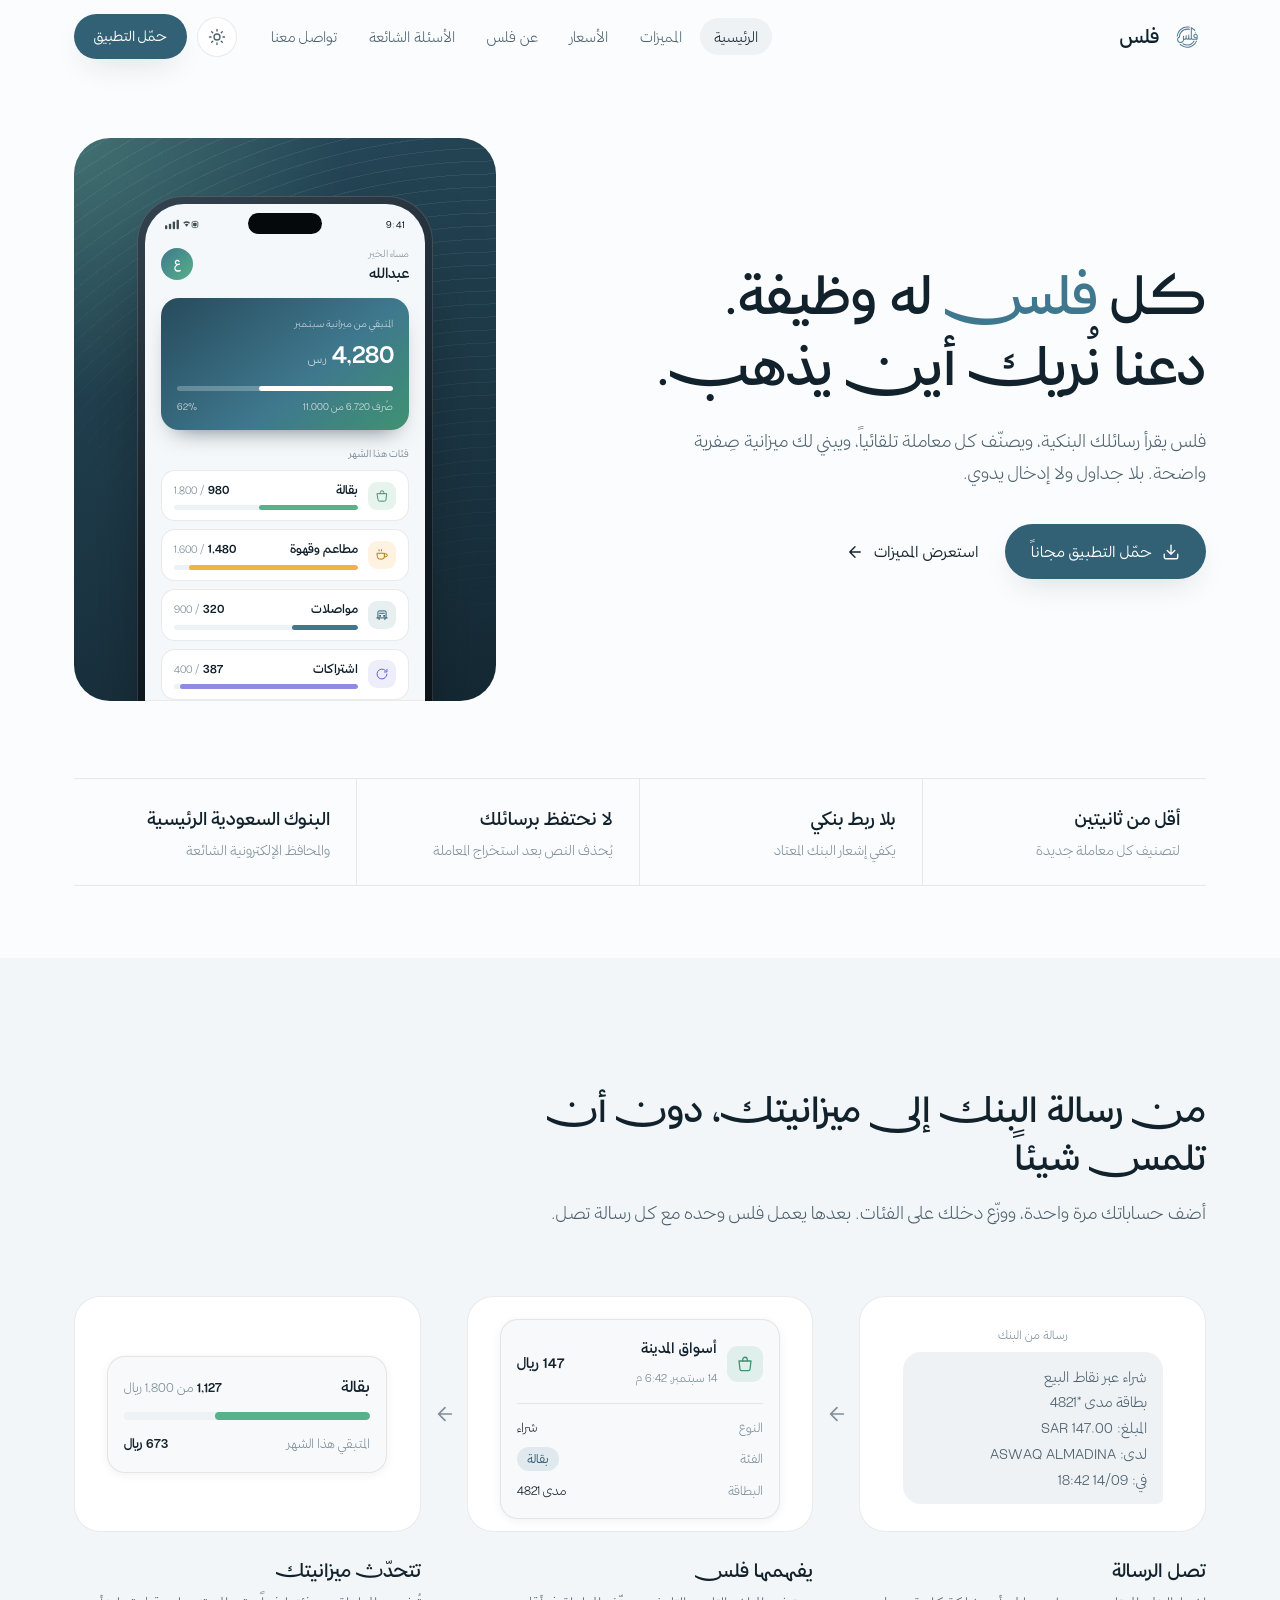
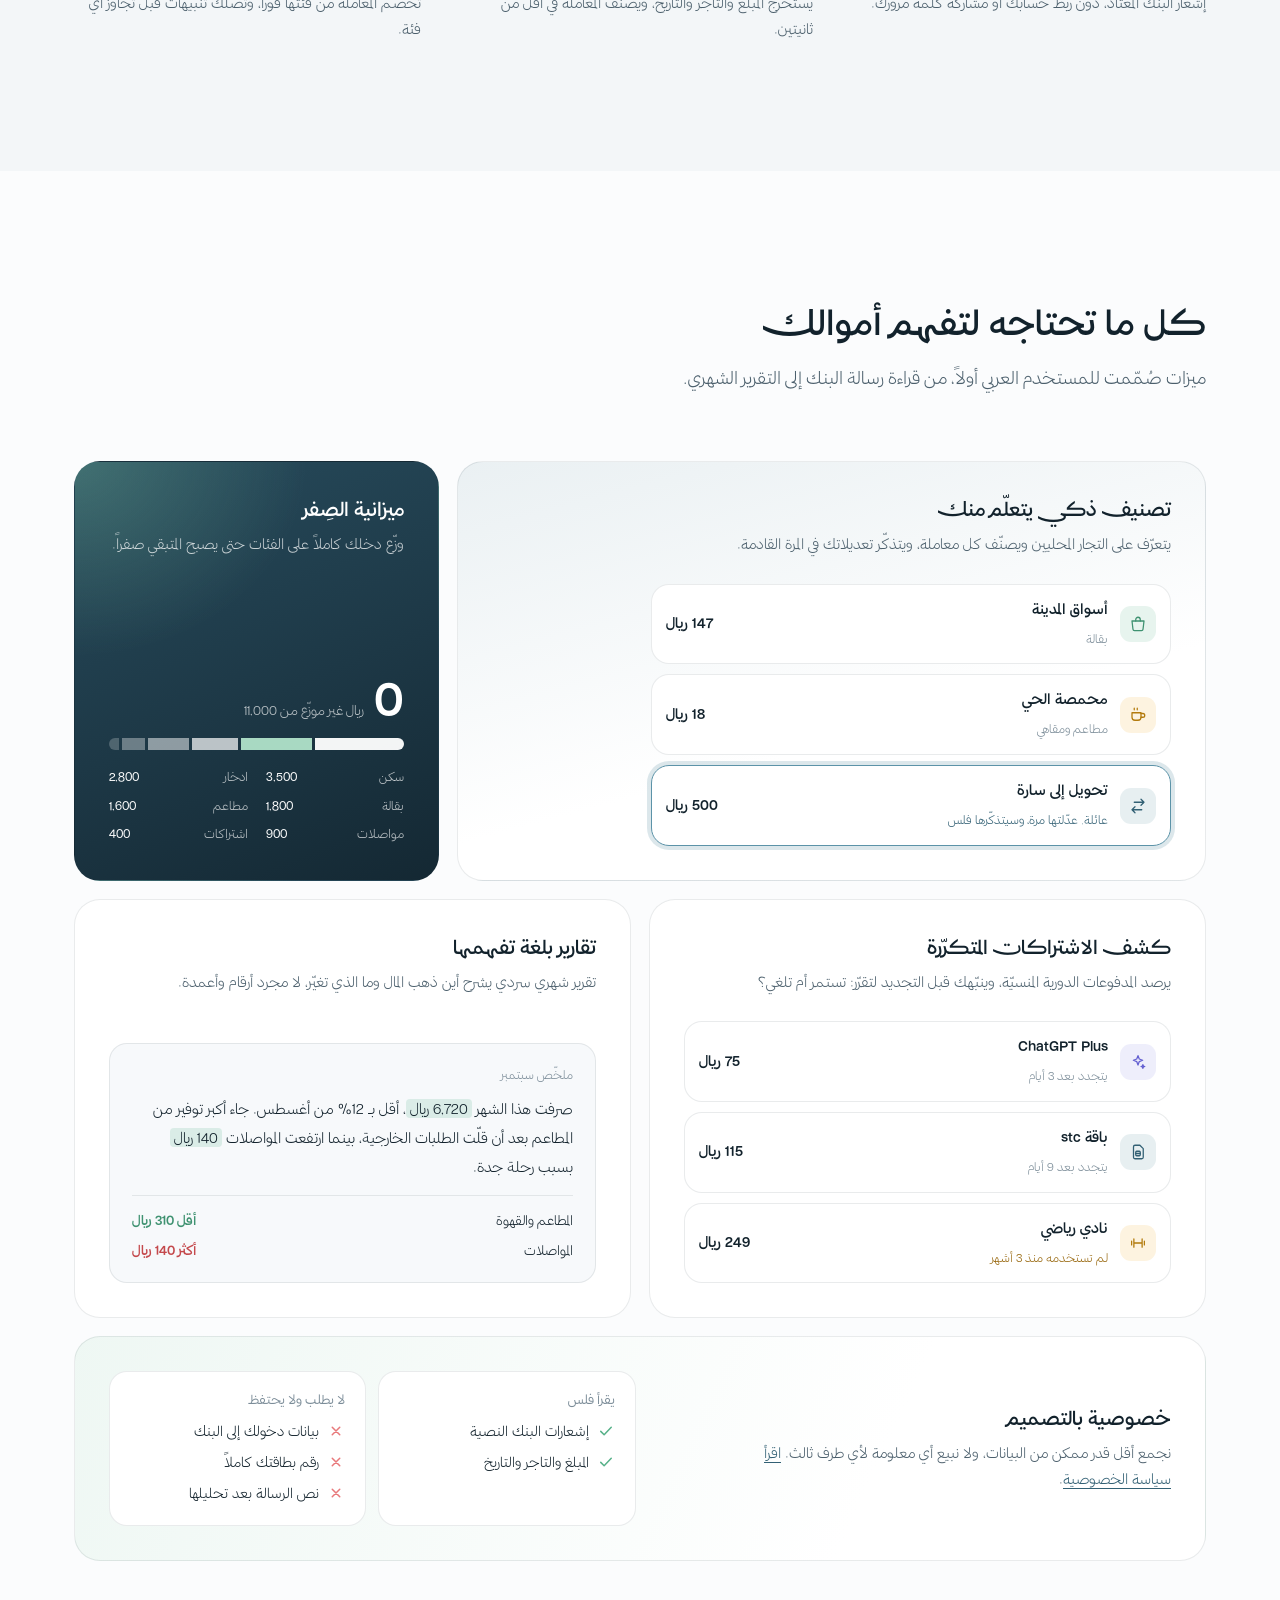
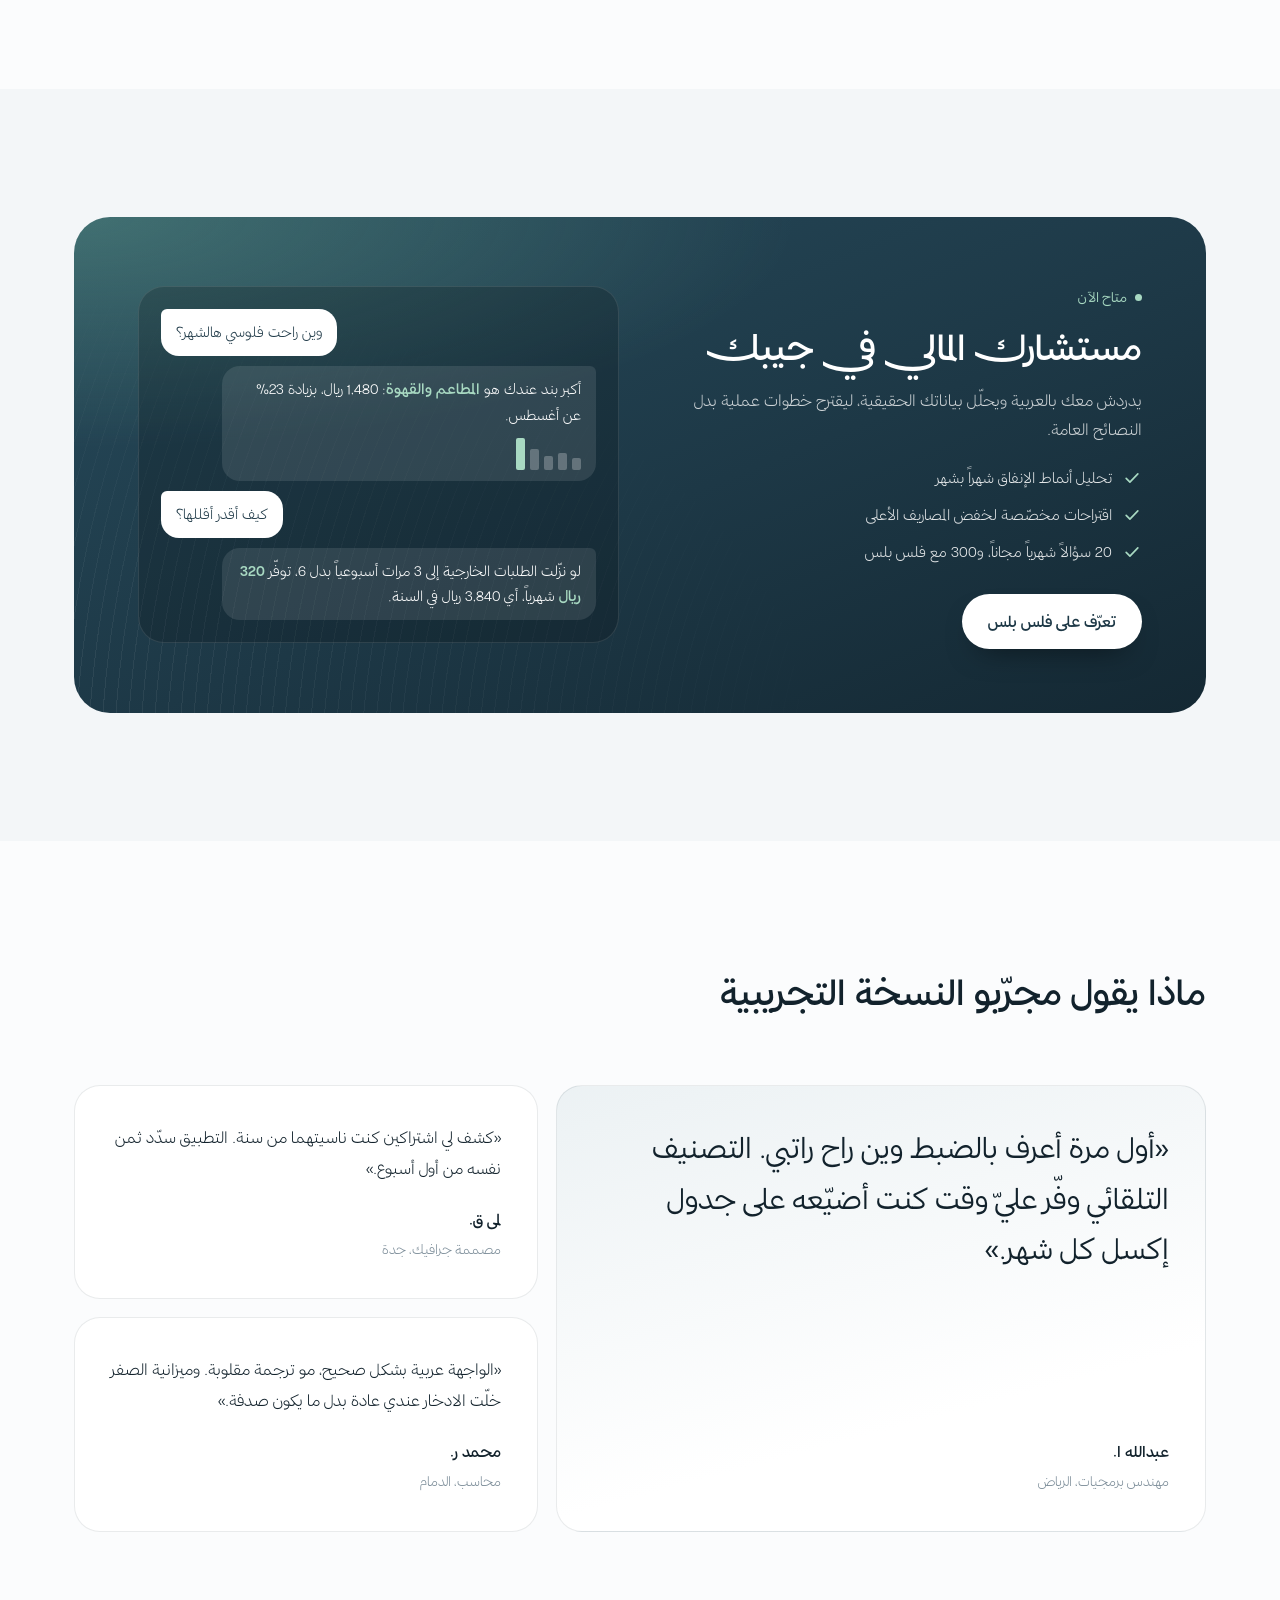
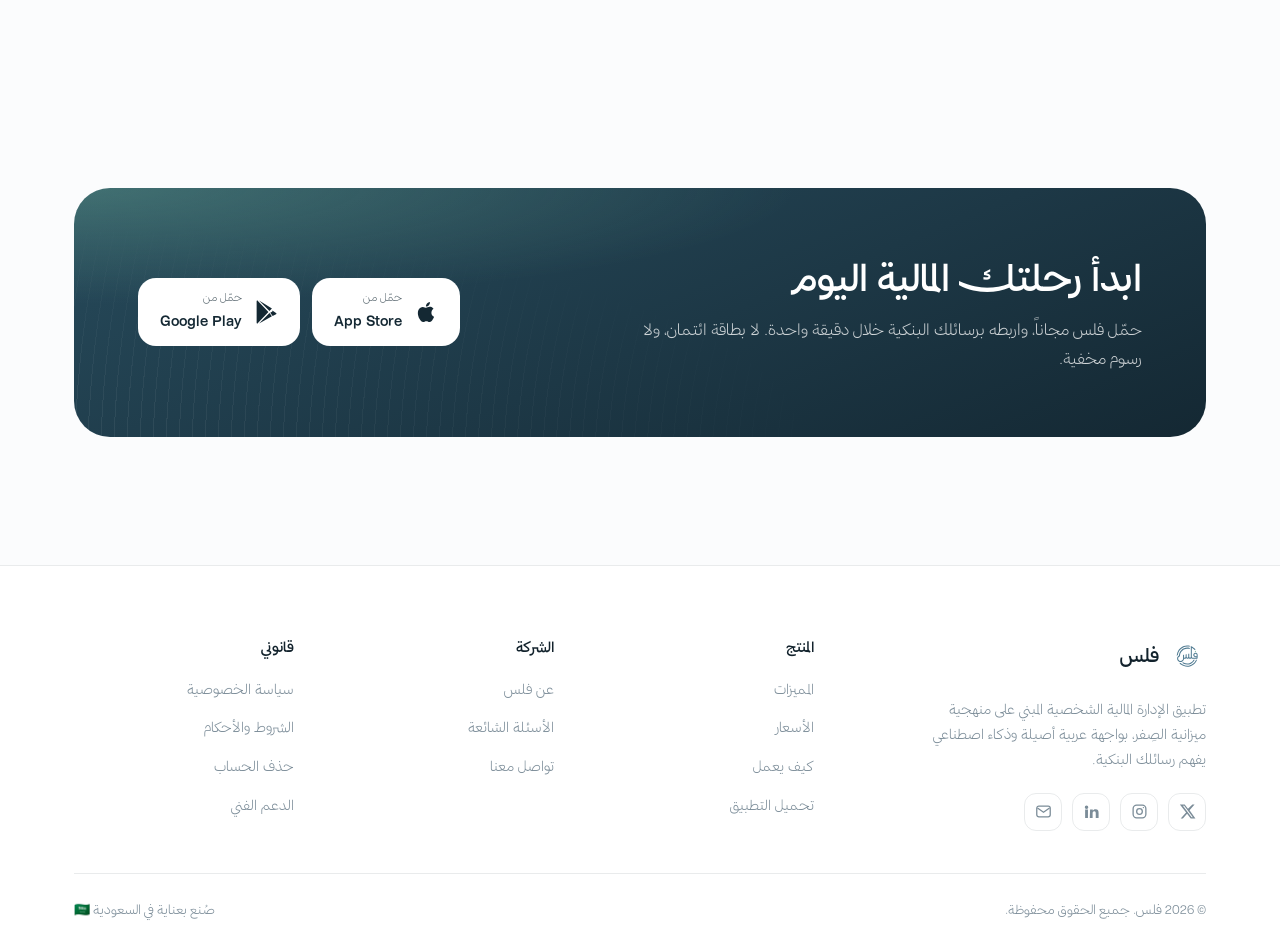
<file: index.html>
<!DOCTYPE html>
<html lang="ar" dir="rtl">

<head>
    <meta charset="UTF-8">
    <meta name="viewport" content="width=device-width, initial-scale=1.0">
    <title>فلس | مستشارك المالي الذكي</title>
    <meta name="description" content="فلس تطبيق الميزانية الذكي المبني على منهجية ميزانية الصفر: يقرأ رسائل البنك تلقائياً، يصنّف مصاريفك بالذكاء الاصطناعي، ويكشف اشتراكاتك المخفية.">
    <meta name="theme-color" content="#3F788E">
    <meta property="og:title" content="فلس | مستشارك المالي الذكي">
    <meta property="og:description" content="فلس تطبيق الميزانية الذكي المبني على منهجية ميزانية الصفر: يقرأ رسائل البنك تلقائياً، يصنّف مصاريفك بالذكاء الاصطناعي، ويكشف اشتراكاتك المخفية.">
    <meta property="og:type" content="website">
    <link rel="icon" href="images/logo.svg" type="image/svg+xml">
    <link rel="preload" href="fonts/tajarib-regular.woff2" as="font" type="font/woff2" crossorigin>
    <link rel="preload" href="fonts/tajarib-bold.woff2" as="font" type="font/woff2" crossorigin>
    <link rel="stylesheet" href="style.css">
    <script>
        (function () {
            try {
                var t = localStorage.getItem('fils-theme');
                if (!t) t = window.matchMedia('(prefers-color-scheme: dark)').matches ? 'dark' : 'light';
                document.documentElement.setAttribute('data-theme', t);
            } catch (e) { document.documentElement.setAttribute('data-theme', 'light'); }
        })();
    </script>
</head>

<body>
    <a href="#main" class="btn btn--sm btn--ghost skip-link">تخطَّ إلى المحتوى</a>

    <!-- ===== HEADER ===== -->
    <header class="header">
        <nav class="nav container" aria-label="التنقل الرئيسي">
            <a href="index.html" class="nav__logo" aria-label="فلس، الصفحة الرئيسية">
                <img src="images/logo.svg" alt="">
                <span>فلس</span>
            </a>
            <ul class="nav__menu" id="navMenu">
                <li><a class="nav__link" href="index.html">الرئيسية</a></li>
                <li><a class="nav__link" href="features.html">المميزات</a></li>
                <li><a class="nav__link" href="pricing.html">الأسعار</a></li>
                <li><a class="nav__link" href="about.html">عن فلس</a></li>
                <li><a class="nav__link" href="faq.html">الأسئلة الشائعة</a></li>
                <li><a class="nav__link" href="contact.html">تواصل معنا</a></li>
            </ul>
            <div class="nav__actions">
                <button class="theme-toggle" data-theme-toggle aria-label="تبديل الوضع الليلي">
                    <svg class="icon-sun" viewBox="0 0 24 24" fill="none" stroke="currentColor" stroke-width="1.8" stroke-linecap="round"><circle cx="12" cy="12" r="4"/><path d="M12 2v2M12 20v2M4.9 4.9l1.4 1.4M17.7 17.7l1.4 1.4M2 12h2M20 12h2M4.9 19.1l1.4-1.4M17.7 6.3l1.4-1.4"/></svg>
                    <svg class="icon-moon" viewBox="0 0 24 24" fill="none" stroke="currentColor" stroke-width="1.8" stroke-linecap="round" stroke-linejoin="round"><path d="M21 12.8A9 9 0 1 1 11.2 3a7 7 0 0 0 9.8 9.8z"/></svg>
                </button>
                <a href="index.html#download" class="btn btn--primary btn--sm nav__cta">حمّل التطبيق</a>
                <button class="nav__burger" aria-label="القائمة" aria-expanded="false" aria-controls="navMenu">
                    <span></span><span></span><span></span>
                </button>
            </div>
        </nav>
    </header>

    <main id="main">
    <!-- ===== HERO ===== -->
    <section class="home-hero">
        <div class="container home-hero__inner">
            <div data-reveal>
                <h1>كل <em>فلس</em> له وظيفة.<br>دعنا نُريك أين يذهب.</h1>
                <p class="lead">فلس يقرأ رسائلك البنكية، ويصنّف كل معاملة تلقائياً، ويبني لك ميزانية صِفرية واضحة. بلا جداول ولا إدخال يدوي.</p>
                <div class="cta-row">
                    <a href="#download" class="btn btn--primary"><svg viewBox="0 0 24 24" fill="none" stroke="currentColor" stroke-width="1.8" stroke-linecap="round" stroke-linejoin="round" aria-hidden="true"><path d="M21 15v4a2 2 0 0 1-2 2H5a2 2 0 0 1-2-2v-4"/><path d="m7 10 5 5 5-5M12 15V3"/></svg> حمّل التطبيق مجاناً</a>
                    <a href="features.html" class="btn btn--quiet">استعرض المميزات <svg viewBox="0 0 24 24" fill="none" stroke="currentColor" stroke-width="1.8" stroke-linecap="round" stroke-linejoin="round" aria-hidden="true"><path d="M19 12H5M12 19l-7-7 7-7"/></svg></a>
                </div>
            </div>
            <div class="stage" data-reveal data-reveal-delay="120">
                <div class="device"><div class="device__frame"><div class="screen" role="img" aria-label="واجهة تطبيق فلس: المتبقي من ميزانية الشهر وفئات الإنفاق">
                <span class="screen__island"></span>
                <div class="ui-status">
                    <span>9:41</span>
                    <svg viewBox="0 0 44 14" fill="currentColor" aria-hidden="true"><rect x="0" y="8" width="3" height="5" rx="1"/><rect x="5" y="6" width="3" height="7" rx="1"/><rect x="10" y="3" width="3" height="10" rx="1"/><rect x="15" y="1" width="3" height="12" rx="1"/><path d="M23.6 4.6a7 7 0 0 1 8.8 0l-1.2 1.5a5 5 0 0 0-6.4 0zm2 2.5a3.6 3.6 0 0 1 4.8 0L28 9.9z"/><rect x="35" y="3" width="7.5" height="8" rx="2" fill="none" stroke="currentColor" stroke-width="1"/><rect x="36.4" y="4.6" width="4.5" height="4.8" rx="1"/></svg>
                </div>
                <div class="ui-head">
                    <div class="ui-head__t">
                        <small>مساء الخير</small>
                        <b>عبدالله</b>
                    </div>
                    <span class="ui-avatar">ع</span>
                </div>

                <div class="ui-balance">
                    <small>المتبقي من ميزانية سبتمبر</small>
                    <strong>4,280 <em>ر.س</em></strong>
                    <span class="ui-track"><span style="width:62%"></span></span>
                    <div class="ui-balance__foot"><span>صُرف 6,720 من 11,000</span><span>62%</span></div>
                </div>

                <div class="ui-label">فئات هذا الشهر</div>
                <ul class="ui-list">
                    <li class="ui-row">
                        <span class="ui-ico i-mint"><svg viewBox="0 0 24 24" fill="none" stroke="currentColor" stroke-width="1.7" stroke-linecap="round" stroke-linejoin="round"><path d="M4 8h16l-1.3 11a2 2 0 0 1-2 1.8H7.3a2 2 0 0 1-2-1.8z"/><path d="M9 8V6a3 3 0 0 1 6 0v2"/></svg></span>
                        <span class="ui-row__body">
                            <span class="ui-row__top"><b>بقالة</b><span class="ui-amt"><b>980</b> / 1,800</span></span>
                            <span class="ui-track" style="--fill:var(--mint-500)"><span style="width:54%"></span></span>
                        </span>
                    </li>
                    <li class="ui-row">
                        <span class="ui-ico i-amber"><svg viewBox="0 0 24 24" fill="none" stroke="currentColor" stroke-width="1.7" stroke-linecap="round" stroke-linejoin="round"><path d="M4 9h12v6a4 4 0 0 1-4 4H8a4 4 0 0 1-4-4z"/><path d="M16 10h2.5a2.5 2.5 0 0 1 0 5H16"/><path d="M7 3v2M11 3v2"/></svg></span>
                        <span class="ui-row__body">
                            <span class="ui-row__top"><b>مطاعم وقهوة</b><span class="ui-amt"><b>1,480</b> / 1,600</span></span>
                            <span class="ui-track" style="--fill:var(--amber-400)"><span style="width:92%"></span></span>
                        </span>
                    </li>
                    <li class="ui-row">
                        <span class="ui-ico i-brand"><svg viewBox="0 0 24 24" fill="none" stroke="currentColor" stroke-width="1.7" stroke-linecap="round" stroke-linejoin="round"><path d="M5 17V7a2 2 0 0 1 2-2h10a2 2 0 0 1 2 2v10"/><path d="M3 17h18M7 20v-3M17 20v-3M8 9h8"/><circle cx="8.5" cy="13.5" r="1"/><circle cx="15.5" cy="13.5" r="1"/></svg></span>
                        <span class="ui-row__body">
                            <span class="ui-row__top"><b>مواصلات</b><span class="ui-amt"><b>320</b> / 900</span></span>
                            <span class="ui-track" style="--fill:var(--brand-500)"><span style="width:36%"></span></span>
                        </span>
                    </li>
                    <li class="ui-row">
                        <span class="ui-ico i-violet"><svg viewBox="0 0 24 24" fill="none" stroke="currentColor" stroke-width="1.7" stroke-linecap="round" stroke-linejoin="round"><path d="M20.5 12a8.5 8.5 0 1 1-2.6-6.1"/><path d="M20.5 4v4.5H16"/></svg></span>
                        <span class="ui-row__body">
                            <span class="ui-row__top"><b>اشتراكات</b><span class="ui-amt"><b>387</b> / 400</span></span>
                            <span class="ui-track" style="--fill:var(--violet-400)"><span style="width:97%"></span></span>
                        </span>
                    </li>
                </ul>

                <nav class="ui-tabs" aria-hidden="true">
                    <span class="is-on"><svg viewBox="0 0 24 24" fill="none" stroke="currentColor" stroke-width="1.8" stroke-linecap="round" stroke-linejoin="round"><path d="m3 10 9-7 9 7v9a2 2 0 0 1-2 2H5a2 2 0 0 1-2-2z"/></svg>الرئيسية</span>
                    <span><svg viewBox="0 0 24 24" fill="none" stroke="currentColor" stroke-width="1.8" stroke-linecap="round" stroke-linejoin="round"><path d="M4 20V10M10 20V4M16 20v-7M22 20H2"/></svg>التقارير</span>
                    <span><svg viewBox="0 0 24 24" fill="none" stroke="currentColor" stroke-width="1.8" stroke-linecap="round" stroke-linejoin="round"><path d="M20.5 12a8.5 8.5 0 1 1-2.6-6.1"/><path d="M20.5 4v4.5H16"/></svg>الاشتراكات</span>
                    <span><svg viewBox="0 0 24 24" fill="none" stroke="currentColor" stroke-width="1.8" stroke-linecap="round" stroke-linejoin="round"><circle cx="12" cy="8" r="3.4"/><path d="M4.5 20a7.5 7.5 0 0 1 15 0"/></svg>حسابي</span>
                </nav>
            </div></div></div>
            </div>
        </div>
    </section>

    <!-- ===== FACTS ===== -->
    <section class="facts" aria-label="فلس باختصار">
        <div class="container">
            <dl class="facts__grid" data-reveal>
                <div><dt>أقل من ثانيتين</dt><dd>لتصنيف كل معاملة جديدة</dd></div>
                <div><dt>بلا ربط بنكي</dt><dd>يكفي إشعار البنك المعتاد</dd></div>
                <div><dt>لا نحتفظ برسائلك</dt><dd>يُحذف النص بعد استخراج المعاملة</dd></div>
                <div><dt>البنوك السعودية الرئيسية</dt><dd>والمحافظ الإلكترونية الشائعة</dd></div>
            </dl>
        </div>
    </section>

    <!-- ===== HOW IT WORKS ===== -->
    <section class="section section--alt" id="how">
        <div class="container">
            <div class="section-head section-head--start" data-reveal>
                <h2>من رسالة البنك إلى ميزانيتك، دون أن تلمس شيئاً</h2>
                <p class="lead">أضف حساباتك مرة واحدة، ووزّع دخلك على الفئات. بعدها يعمل فلس وحده مع كل رسالة تصل.</p>
            </div>
            <ol class="flow">
                <li class="flow__step" data-reveal>
                    <div class="flow__visual" aria-hidden="true">
                        <div class="sms">
                            <span class="sms__from">رسالة من البنك</span>
                            <p class="sms__body">شراء عبر نقاط البيع<br>بطاقة مدى *4821<br>المبلغ: 147.00 SAR<br>لدى: ASWAQ ALMADINA<br>في: 14/09 18:42</p>
                        </div>
                    </div>
                    <h3>تصل الرسالة</h3>
                    <p>إشعار البنك المعتاد، دون ربط حسابك أو مشاركة كلمة مرورك.</p>
                </li>
                <li class="flow__step" data-reveal data-reveal-delay="80">
                    <div class="flow__visual" aria-hidden="true">
                        <div class="txn">
                            <div class="txn__head">
                                <i class="i-mint"><svg viewBox="0 0 24 24" fill="none" stroke="currentColor" stroke-width="1.7" stroke-linecap="round" stroke-linejoin="round" aria-hidden="true"><path d="M4 8h16l-1.3 11a2 2 0 0 1-2 1.8H7.3a2 2 0 0 1-2-1.8z"/><path d="M9 8V6a3 3 0 0 1 6 0v2"/></svg></i>
                                <div><b>أسواق المدينة</b><small>14 سبتمبر، 6:42 م</small></div>
                                <b class="txn__amt">147 ريال</b>
                            </div>
                            <dl class="txn__fields">
                                <div><dt>النوع</dt><dd>شراء</dd></div>
                                <div><dt>الفئة</dt><dd><span class="tag">بقالة</span></dd></div>
                                <div><dt>البطاقة</dt><dd>مدى 4821</dd></div>
                            </dl>
                        </div>
                    </div>
                    <h3>يفهمها فلس</h3>
                    <p>يستخرج المبلغ والتاجر والتاريخ، ويصنّف المعاملة في أقل من ثانيتين.</p>
                </li>
                <li class="flow__step" data-reveal data-reveal-delay="160">
                    <div class="flow__visual" aria-hidden="true">
                        <div class="budget">
                            <div class="budget__row"><b>بقالة</b><span><b>1,127</b> من 1,800 ريال</span></div>
                            <span class="meter"><span style="--v:63%"></span></span>
                            <div class="budget__foot"><span>المتبقي هذا الشهر</span><b>673 ريال</b></div>
                        </div>
                    </div>
                    <h3>تتحدّث ميزانيتك</h3>
                    <p>تُخصم المعاملة من فئتها فوراً، وتصلك تنبيهات قبل تجاوز أي فئة.</p>
                </li>
            </ol>
        </div>
    </section>

    <!-- ===== FEATURES ===== -->
    <section class="section" id="features">
        <div class="container">
            <div class="section-head section-head--start" data-reveal>
                <h2>كل ما تحتاجه لتفهم أموالك</h2>
                <p class="lead">ميزات صُمّمت للمستخدم العربي أولاً، من قراءة رسالة البنك إلى التقرير الشهري.</p>
            </div>
            <div class="bento">
                <article class="bento__cell bento__cell--w4 bento__cell--tint" data-reveal>
                    <div>
                        <h3>تصنيف ذكي يتعلّم منك</h3>
                        <p>يتعرّف على التجار المحليين ويصنّف كل معاملة، ويتذكّر تعديلاتك في المرة القادمة.</p>
                    </div>
                    <ul class="bento__visual txlist" aria-hidden="true">
                        <li><i class="i-mint"><svg viewBox="0 0 24 24" fill="none" stroke="currentColor" stroke-width="1.7" stroke-linecap="round" stroke-linejoin="round" aria-hidden="true"><path d="M4 8h16l-1.3 11a2 2 0 0 1-2 1.8H7.3a2 2 0 0 1-2-1.8z"/><path d="M9 8V6a3 3 0 0 1 6 0v2"/></svg></i><span><b>أسواق المدينة</b><small>بقالة</small></span><b class="amt">147 ريال</b></li>
                        <li><i class="i-amber"><svg viewBox="0 0 24 24" fill="none" stroke="currentColor" stroke-width="1.7" stroke-linecap="round" stroke-linejoin="round" aria-hidden="true"><path d="M4 9h12v6a4 4 0 0 1-4 4H8a4 4 0 0 1-4-4z"/><path d="M16 10h2.5a2.5 2.5 0 0 1 0 5H16"/><path d="M7 3v2M11 3v2"/></svg></i><span><b>محمصة الحي</b><small>مطاعم ومقاهي</small></span><b class="amt">18 ريال</b></li>
                        <li class="is-learned"><i class="i-brand"><svg viewBox="0 0 24 24" fill="none" stroke="currentColor" stroke-width="1.7" stroke-linecap="round" stroke-linejoin="round" aria-hidden="true"><path d="M7 7h13M16 3l4 4-4 4"/><path d="M17 17H4M8 13l-4 4 4 4"/></svg></i><span><b>تحويل إلى سارة</b><small>عائلة. عدّلتها مرة، وسيتذكّرها فلس</small></span><b class="amt">500 ريال</b></li>
                    </ul>
                </article>

                <article class="bento__cell bento__cell--w2 bento__cell--deep" data-reveal data-reveal-delay="80">
                    <div>
                        <h3>ميزانية الصِفر</h3>
                        <p>وزّع دخلك كاملاً على الفئات حتى يصبح المتبقي صفراً.</p>
                    </div>
                    <div class="bento__visual zero" aria-hidden="true">
                        <div class="zero__big"><b>0</b><span>ريال غير موزّع من 11,000</span></div>
                        <div class="alloc"><span style="--w:35;--a:.95"></span><span class="is-save" style="--w:28"></span><span style="--w:18;--a:.7"></span><span style="--w:16;--a:.5"></span><span style="--w:9;--a:.35"></span><span style="--w:4;--a:.22"></span></div>
                        <ul class="alloc-legend">
                            <li><span>سكن</span><b>3,500</b></li>
                            <li><span>ادخار</span><b>2,800</b></li>
                            <li><span>بقالة</span><b>1,800</b></li>
                            <li><span>مطاعم</span><b>1,600</b></li>
                            <li><span>مواصلات</span><b>900</b></li>
                            <li><span>اشتراكات</span><b>400</b></li>
                        </ul>
                    </div>
                </article>

                <article class="bento__cell bento__cell--w3" data-reveal>
                    <div>
                        <h3>كشف الاشتراكات المتكرّرة</h3>
                        <p>يرصد المدفوعات الدورية المنسيّة، وينبّهك قبل التجديد لتقرّر: تستمر أم تلغي؟</p>
                    </div>
                    <ul class="bento__visual subs" aria-hidden="true">
                        <li><i class="i-violet"><svg viewBox="0 0 24 24" fill="none" stroke="currentColor" stroke-width="1.7" stroke-linecap="round" stroke-linejoin="round"><path d="M12 3.5 13.7 8l4.5 1.7-4.5 1.7L12 16l-1.7-4.6L5.8 9.7 10.3 8z"/><path d="M18.5 15.5l.7 1.8 1.8.7-1.8.7-.7 1.8-.7-1.8-1.8-.7 1.8-.7z"/></svg></i><span><b>ChatGPT Plus</b><small>يتجدد بعد 3 أيام</small></span><b class="amt">75 ريال</b></li>
                        <li><i class="i-brand"><svg viewBox="0 0 24 24" fill="none" stroke="currentColor" stroke-width="1.7" stroke-linecap="round" stroke-linejoin="round"><path d="M8 3h6.5L19 7.5V19a2 2 0 0 1-2 2H8a2 2 0 0 1-2-2V5a2 2 0 0 1 2-2z"/><rect x="9" y="11" width="6" height="6" rx="1.2"/><path d="M9 14h6"/></svg></i><span><b>باقة stc</b><small>يتجدد بعد 9 أيام</small></span><b class="amt">115 ريال</b></li>
                        <li><i class="i-amber"><svg viewBox="0 0 24 24" fill="none" stroke="currentColor" stroke-width="1.7" stroke-linecap="round" stroke-linejoin="round"><path d="M6.5 6.5v11M17.5 6.5v11M3.5 9.5v5M20.5 9.5v5M6.5 12h11"/></svg></i><span><b>نادي رياضي</b><small class="flag">لم تستخدمه منذ 3 أشهر</small></span><b class="amt">249 ريال</b></li>
                    </ul>
                </article>

                <article class="bento__cell bento__cell--w3" data-reveal data-reveal-delay="80">
                    <div>
                        <h3>تقارير بلغة تفهمها</h3>
                        <p>تقرير شهري سردي يشرح أين ذهب المال وما الذي تغيّر، لا مجرد أرقام وأعمدة.</p>
                    </div>
                    <div class="bento__visual report" aria-hidden="true">
                        <small>ملخّص سبتمبر</small>
                        <p>صرفت هذا الشهر <mark>6,720 ريال</mark>، أقل بـ 12% من أغسطس. جاء أكبر توفير من المطاعم بعد أن قلّت الطلبات الخارجية، بينما ارتفعت المواصلات <mark>140 ريال</mark> بسبب رحلة جدة.</p>
                        <ul class="report__changes">
                            <li><span>المطاعم والقهوة</span><b class="down">أقل 310 ريال</b></li>
                            <li><span>المواصلات</span><b class="up">أكثر 140 ريال</b></li>
                        </ul>
                    </div>
                </article>

                <article class="bento__cell bento__cell--w6 bento__cell--split bento__cell--mint" data-reveal>
                    <div>
                        <h3>خصوصية بالتصميم</h3>
                        <p>نجمع أقل قدر ممكن من البيانات، ولا نبيع أي معلومة لأي طرف ثالث. <a href="privacy.html">اقرأ سياسة الخصوصية</a>.</p>
                    </div>
                    <div class="access" aria-label="ما يصل إليه فلس وما لا يطلبه">
                        <div class="access__col is-yes">
                            <h4>يقرأ فلس</h4>
                            <ul>
                                <li><svg viewBox="0 0 24 24" fill="none" stroke="currentColor" stroke-width="2" stroke-linecap="round" stroke-linejoin="round" aria-hidden="true"><path d="m5 12.5 4.5 4.5L19 7"/></svg>إشعارات البنك النصية</li>
                                <li><svg viewBox="0 0 24 24" fill="none" stroke="currentColor" stroke-width="2" stroke-linecap="round" stroke-linejoin="round" aria-hidden="true"><path d="m5 12.5 4.5 4.5L19 7"/></svg>المبلغ والتاجر والتاريخ</li>
                            </ul>
                        </div>
                        <div class="access__col is-no">
                            <h4>لا يطلب ولا يحتفظ</h4>
                            <ul>
                                <li><svg viewBox="0 0 24 24" fill="none" stroke="currentColor" stroke-width="2" stroke-linecap="round" stroke-linejoin="round" aria-hidden="true"><path d="M7 7l10 10M17 7 7 17"/></svg>بيانات دخولك إلى البنك</li>
                                <li><svg viewBox="0 0 24 24" fill="none" stroke="currentColor" stroke-width="2" stroke-linecap="round" stroke-linejoin="round" aria-hidden="true"><path d="M7 7l10 10M17 7 7 17"/></svg>رقم بطاقتك كاملاً</li>
                                <li><svg viewBox="0 0 24 24" fill="none" stroke="currentColor" stroke-width="2" stroke-linecap="round" stroke-linejoin="round" aria-hidden="true"><path d="M7 7l10 10M17 7 7 17"/></svg>نص الرسالة بعد تحليلها</li>
                            </ul>
                        </div>
                    </div>
                </article>
            </div>
        </div>
    </section>

    <!-- ===== ADVISOR ===== -->
    <section class="section section--alt" id="ai">
        <div class="container">
            <div class="band" data-reveal>
                <div>
                    <span class="status">متاح الآن</span>
                    <h2>مستشارك المالي في جيبك</h2>
                    <p>يدردش معك بالعربية ويحلّل بياناتك الحقيقية، ليقترح خطوات عملية بدل النصائح العامة.</p>
                    <ul class="band-list">
                        <li><svg viewBox="0 0 24 24" fill="none" stroke="currentColor" stroke-width="2" stroke-linecap="round" stroke-linejoin="round" aria-hidden="true"><path d="m5 12.5 4.5 4.5L19 7"/></svg>تحليل أنماط الإنفاق شهراً بشهر</li>
                        <li><svg viewBox="0 0 24 24" fill="none" stroke="currentColor" stroke-width="2" stroke-linecap="round" stroke-linejoin="round" aria-hidden="true"><path d="m5 12.5 4.5 4.5L19 7"/></svg>اقتراحات مخصّصة لخفض المصاريف الأعلى</li>
                        <li><svg viewBox="0 0 24 24" fill="none" stroke="currentColor" stroke-width="2" stroke-linecap="round" stroke-linejoin="round" aria-hidden="true"><path d="m5 12.5 4.5 4.5L19 7"/></svg>20 سؤالاً شهرياً مجاناً، و300 مع فلس بلس</li>
                    </ul>
                    <a href="pricing.html" class="btn btn--light">تعرّف على فلس بلس</a>
                </div>
                <div class="chat" aria-hidden="true">
                    <p class="chat__msg chat__msg--out">وين راحت فلوسي هالشهر؟</p>
                    <div class="chat__msg chat__msg--in">
                        أكبر بند عندك هو <b>المطاعم والقهوة</b>: 1,480 ريال، بزيادة 23% عن أغسطس.
                        <span class="spark"><i style="height:38%"></i><i style="height:52%"></i><i style="height:44%"></i><i style="height:66%"></i><i style="height:100%"></i></span>
                    </div>
                    <p class="chat__msg chat__msg--out">كيف أقدر أقللها؟</p>
                    <p class="chat__msg chat__msg--in">لو نزّلت الطلبات الخارجية إلى 3 مرات أسبوعياً بدل 6، توفّر <b>320 ريال</b> شهرياً، أي 3,840 ريال في السنة.</p>
                </div>
            </div>
        </div>
    </section>

    <!-- ===== TESTIMONIALS =====
         ملاحظة: الآراء أدناه نصوص افتراضية للعرض فقط. استبدلها بآراء حقيقية قبل النشر. -->
    <section class="section">
        <div class="container">
            <div class="section-head section-head--start" data-reveal>
                <h2>ماذا يقول مجرّبو النسخة التجريبية</h2>
            </div>
            <div class="testis">
                <figure class="testi testi--lead" data-reveal>
                    <blockquote>«أول مرة أعرف بالضبط وين راح راتبي. التصنيف التلقائي وفّر عليّ وقت كنت أضيّعه على جدول إكسل كل شهر.»</blockquote>
                    <figcaption><b>عبدالله ا.</b><span>مهندس برمجيات، الرياض</span></figcaption>
                </figure>
                <figure class="testi" data-reveal data-reveal-delay="80">
                    <blockquote>«كشف لي اشتراكين كنت ناسيتهما من سنة. التطبيق سدّد ثمن نفسه من أول أسبوع.»</blockquote>
                    <figcaption><b>لمى ق.</b><span>مصممة جرافيك، جدة</span></figcaption>
                </figure>
                <figure class="testi" data-reveal data-reveal-delay="160">
                    <blockquote>«الواجهة عربية بشكل صحيح، مو ترجمة مقلوبة. وميزانية الصفر خلّت الادخار عندي عادة بدل ما يكون صدفة.»</blockquote>
                    <figcaption><b>محمد ر.</b><span>محاسب، الدمام</span></figcaption>
                </figure>
            </div>
        </div>
    </section>

    <!-- ===== DOWNLOAD ===== -->
    <section class="section" id="download">
        <div class="container">
            <div class="cta" data-reveal>
                <div>
                    <h2>ابدأ رحلتك المالية اليوم</h2>
                    <p>حمّل فلس مجاناً، واربطه برسائلك البنكية خلال دقيقة واحدة. لا بطاقة ائتمان، ولا رسوم مخفية.</p>
                </div>
                <div class="stores">
                    <a href="#" class="store" aria-label="حمّل من App Store">
                        <svg viewBox="0 0 24 24" fill="currentColor" aria-hidden="true"><path d="M18.71 19.5c-.83 1.24-1.71 2.45-3.05 2.47-1.34.03-1.77-.79-3.29-.79-1.53 0-2 .77-3.27.82-1.31.05-2.3-1.32-3.14-2.53C4.25 17 2.94 12.45 4.7 9.39c.87-1.52 2.43-2.48 4.12-2.51 1.28-.02 2.5.87 3.29.87.78 0 2.26-1.07 3.8-.91.65.03 2.47.26 3.64 1.98-.09.06-2.17 1.28-2.15 3.81.03 3.02 2.65 4.03 2.68 4.04-.03.07-.42 1.44-1.38 2.83M13 3.5c.73-.83 1.94-1.46 2.94-1.5.13 1.17-.34 2.35-1.04 3.19-.69.85-1.83 1.51-2.95 1.42-.15-1.15.41-2.35 1.05-3.11z"/></svg>
                        <div><small>حمّل من</small><strong>App Store</strong></div>
                    </a>
                    <a href="#" class="store" aria-label="حمّل من Google Play">
                        <svg viewBox="0 0 24 24" fill="currentColor" aria-hidden="true"><path d="M3.18 23.67c-.3-.18-.55-.52-.55-.97V1.3c0-.45.25-.79.55-.97l11.25 11.67L3.18 23.67zM15.47 13.05L5.08 23.44l12.85-7.2-2.46-3.19zm2.93-1.62l-2.19 1.24L18.68 16l3.34-1.87c.6-.34.6-.89 0-1.23l-3.62-2.47zM5.08.56l10.39 10.4 2.46-2.55L5.08.56z"/></svg>
                        <div><small>حمّل من</small><strong>Google Play</strong></div>
                    </a>
                </div>
            </div>
        </div>
    </section>

    </main>

    <!-- ===== FOOTER ===== -->
    <footer class="footer">
        <div class="container">
            <div class="footer__grid">
                <div class="footer__brand">
                    <a href="index.html" class="nav__logo footer__lockup"><img src="images/logo.svg" alt=""><span>فلس</span></a>
                    <p>تطبيق الإدارة المالية الشخصية المبني على منهجية ميزانية الصِفر، بواجهة عربية أصيلة وذكاء اصطناعي يفهم رسائلك البنكية.</p>
                    <div class="socials">
                        <a href="#" aria-label="إكس"><svg viewBox="0 0 24 24" fill="currentColor"><path d="M18.9 2H22l-7.1 8.1L23.2 22h-6.6l-5.2-6.8L5.5 22H2.4l7.6-8.7L1.2 2h6.8l4.7 6.2L18.9 2zm-1.1 18.1h1.7L7.3 3.8H5.5l12.3 16.3z"/></svg></a>
                        <a href="#" aria-label="إنستغرام"><svg viewBox="0 0 24 24" fill="none" stroke="currentColor" stroke-width="1.8"><rect x="3" y="3" width="18" height="18" rx="5"/><circle cx="12" cy="12" r="4"/><circle cx="17.5" cy="6.5" r="1" fill="currentColor" stroke="none"/></svg></a>
                        <a href="#" aria-label="لينكدإن"><svg viewBox="0 0 24 24" fill="currentColor"><path d="M4.98 3.5A2.5 2.5 0 1 0 5 8.5a2.5 2.5 0 0 0-.02-5zM3 9h4v12H3zM10 9h3.8v1.7h.06c.53-.95 1.83-1.95 3.76-1.95C21.4 8.75 22 11 22 14.1V21h-4v-6.1c0-1.46-.03-3.34-2.06-3.34-2.06 0-2.38 1.59-2.38 3.23V21h-4z"/></svg></a>
                        <a href="mailto:support@fils.app" aria-label="البريد"><svg viewBox="0 0 24 24" fill="none" stroke="currentColor" stroke-width="1.8"><rect x="2.5" y="4.5" width="19" height="15" rx="3"/><path d="m3.5 7 8.5 6 8.5-6"/></svg></a>
                    </div>
                </div>
                <div class="footer__col">
                    <h4>المنتج</h4>
                    <ul>
                        <li><a href="features.html">المميزات</a></li>
                        <li><a href="pricing.html">الأسعار</a></li>
                        <li><a href="index.html#how">كيف يعمل</a></li>
                        <li><a href="index.html#download">تحميل التطبيق</a></li>
                    </ul>
                </div>
                <div class="footer__col">
                    <h4>الشركة</h4>
                    <ul>
                        <li><a href="about.html">عن فلس</a></li>
                        <li><a href="faq.html">الأسئلة الشائعة</a></li>
                        <li><a href="contact.html">تواصل معنا</a></li>
                    </ul>
                </div>
                <div class="footer__col">
                    <h4>قانوني</h4>
                    <ul>
                        <li><a href="privacy.html">سياسة الخصوصية</a></li>
                        <li><a href="terms.html">الشروط والأحكام</a></li>
                        <li><a href="delete-account.html">حذف الحساب</a></li>
                        <li><a href="mailto:support@fils.app">الدعم الفني</a></li>
                    </ul>
                </div>
            </div>
            <div class="footer__bottom">
                <p>© <span data-year>2026</span> فلس. جميع الحقوق محفوظة.</p>
                <p>صُنع بعناية في السعودية 🇸🇦</p>
            </div>
        </div>
    </footer>

    <script src="script.js"></script>
</body>

</html>
</file>
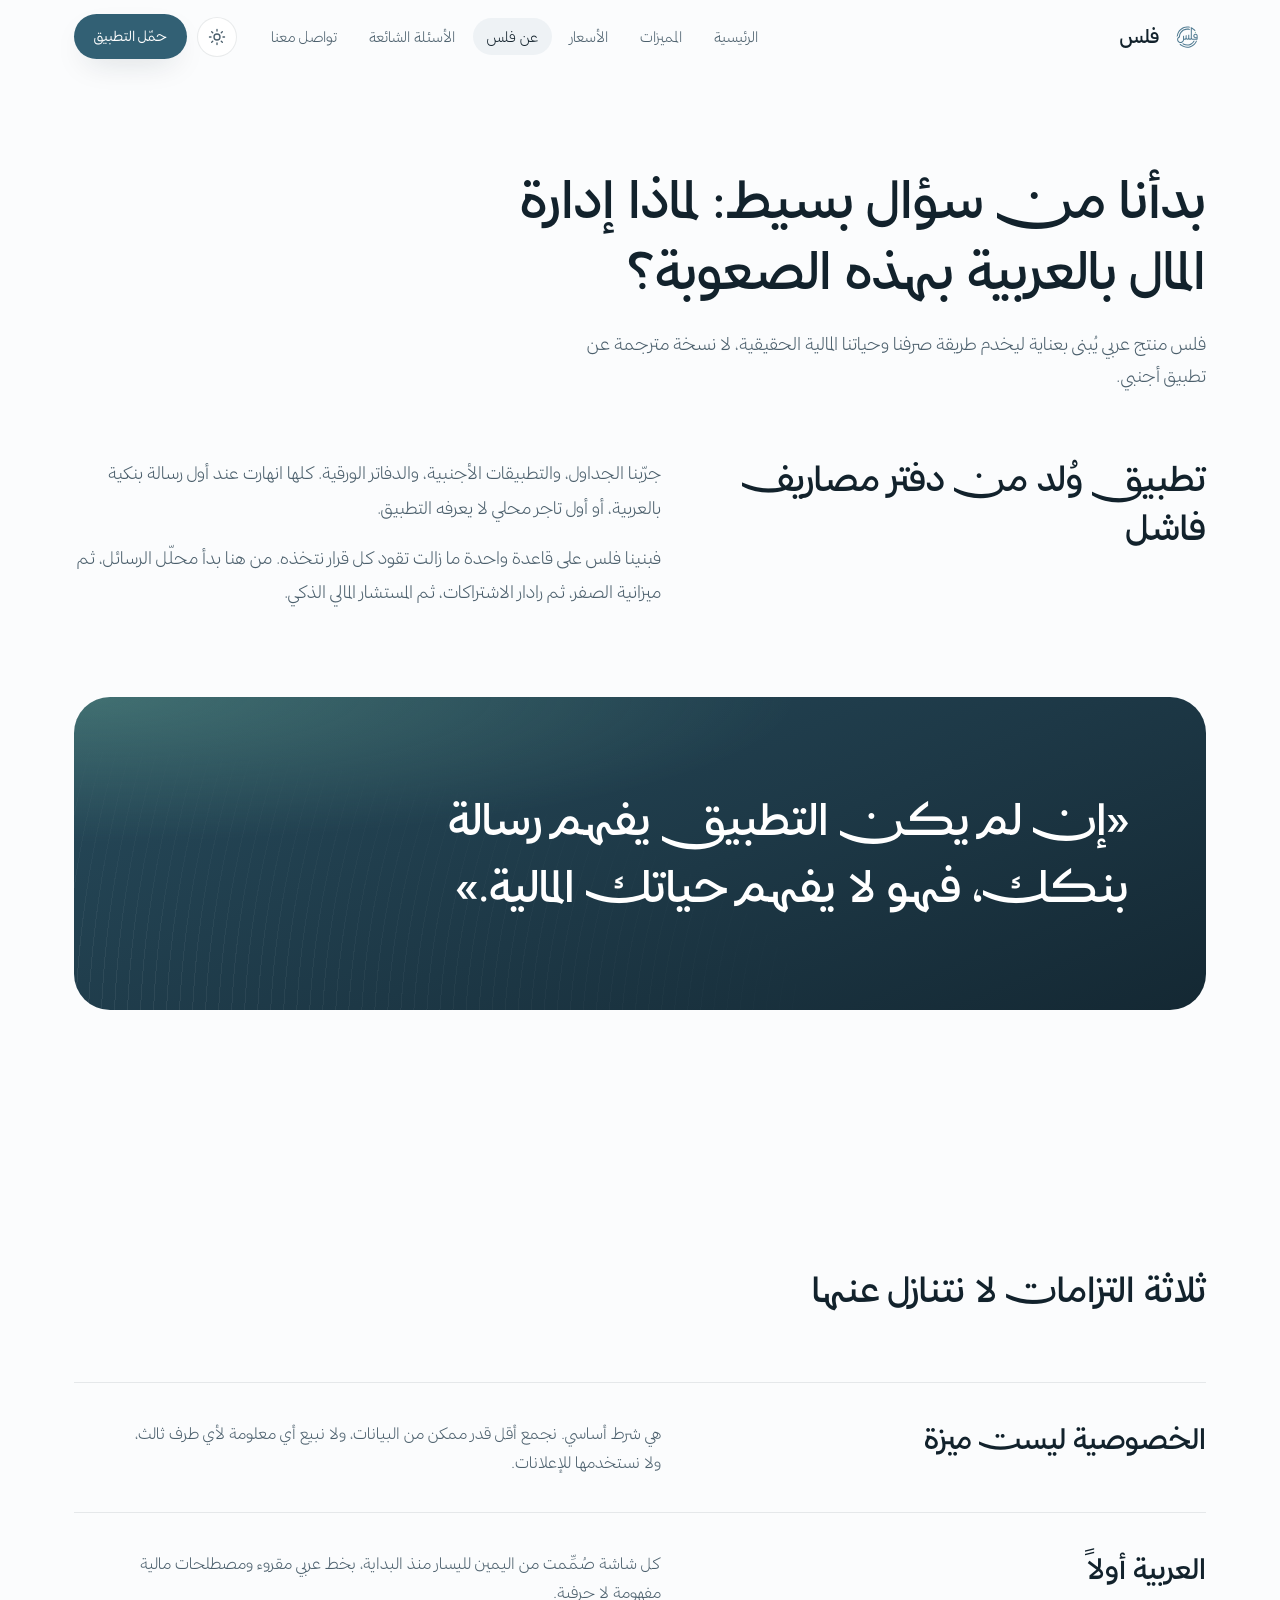
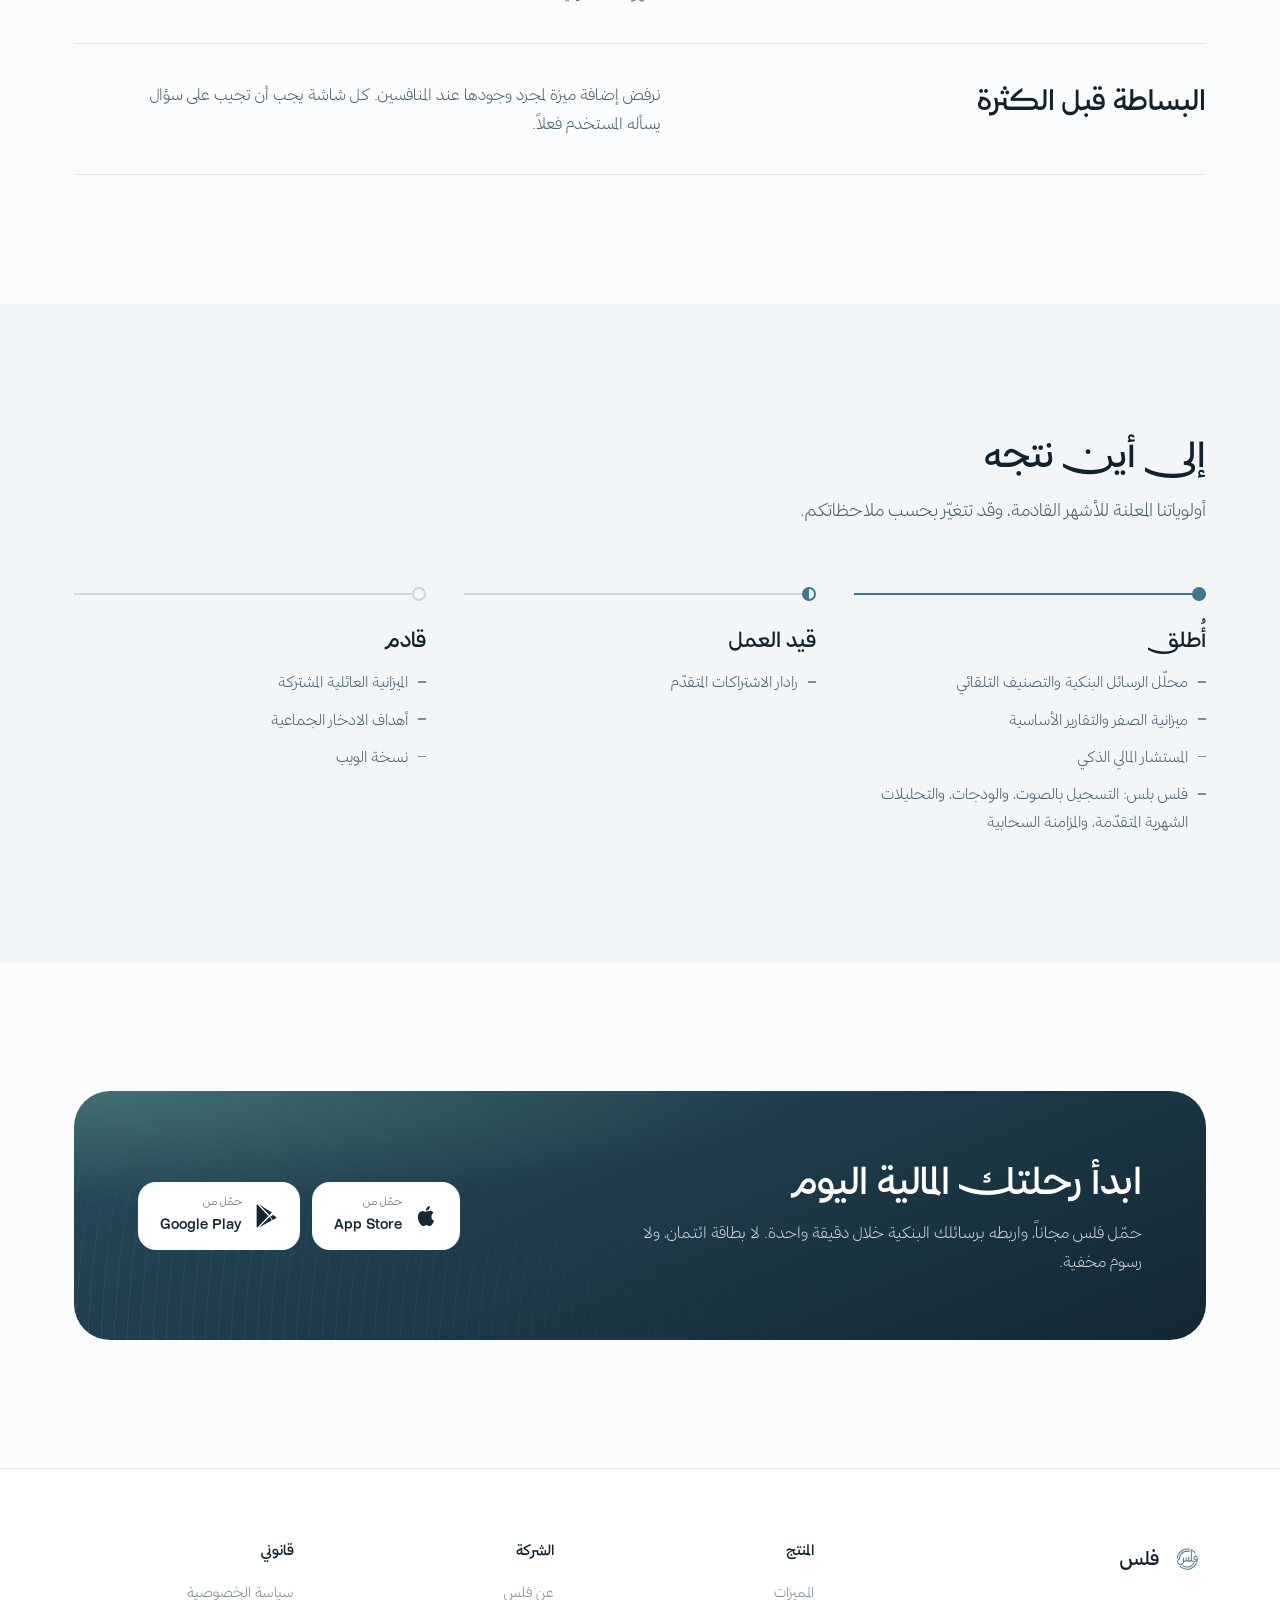
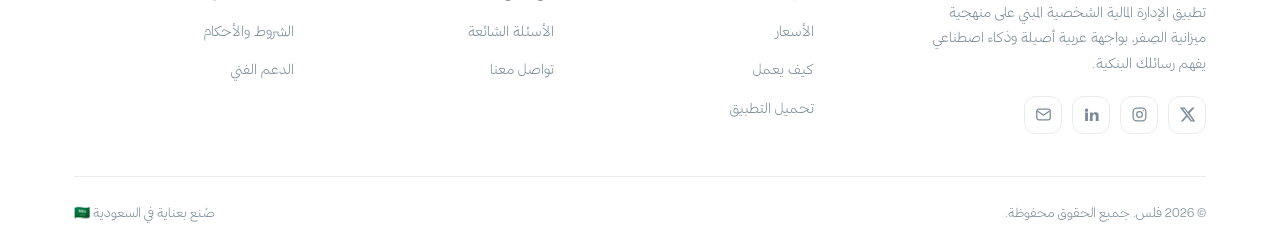
<file: about.html>
<!DOCTYPE html>
<html lang="ar" dir="rtl">

<head>
    <meta charset="UTF-8">
    <meta name="viewport" content="width=device-width, initial-scale=1.0">
    <title>عن فلس</title>
    <meta name="description" content="قصة فلس ومبادئه وخريطة طريقه: تطبيق مالي عربي يُبنى ليفهم رسائل البنوك المحلية وعادات الإنفاق الحقيقية.">
    <meta name="theme-color" content="#3F788E">
    <meta property="og:title" content="عن فلس">
    <meta property="og:description" content="قصة فلس ومبادئه وخريطة طريقه: تطبيق مالي عربي يُبنى ليفهم رسائل البنوك المحلية وعادات الإنفاق الحقيقية.">
    <meta property="og:type" content="website">
    <link rel="icon" href="images/logo.svg" type="image/svg+xml">
    <link rel="preload" href="fonts/tajarib-regular.woff2" as="font" type="font/woff2" crossorigin>
    <link rel="preload" href="fonts/tajarib-bold.woff2" as="font" type="font/woff2" crossorigin>
    <link rel="stylesheet" href="style.css">
    <script>
        (function () {
            try {
                var t = localStorage.getItem('fils-theme');
                if (!t) t = window.matchMedia('(prefers-color-scheme: dark)').matches ? 'dark' : 'light';
                document.documentElement.setAttribute('data-theme', t);
            } catch (e) { document.documentElement.setAttribute('data-theme', 'light'); }
        })();
    </script>
</head>

<body>
    <a href="#main" class="btn btn--sm btn--ghost skip-link">تخطَّ إلى المحتوى</a>

    <!-- ===== HEADER ===== -->
    <header class="header">
        <nav class="nav container" aria-label="التنقل الرئيسي">
            <a href="index.html" class="nav__logo" aria-label="فلس، الصفحة الرئيسية">
                <img src="images/logo.svg" alt="">
                <span>فلس</span>
            </a>
            <ul class="nav__menu" id="navMenu">
                <li><a class="nav__link" href="index.html">الرئيسية</a></li>
                <li><a class="nav__link" href="features.html">المميزات</a></li>
                <li><a class="nav__link" href="pricing.html">الأسعار</a></li>
                <li><a class="nav__link" href="about.html">عن فلس</a></li>
                <li><a class="nav__link" href="faq.html">الأسئلة الشائعة</a></li>
                <li><a class="nav__link" href="contact.html">تواصل معنا</a></li>
            </ul>
            <div class="nav__actions">
                <button class="theme-toggle" data-theme-toggle aria-label="تبديل الوضع الليلي">
                    <svg class="icon-sun" viewBox="0 0 24 24" fill="none" stroke="currentColor" stroke-width="1.8" stroke-linecap="round"><circle cx="12" cy="12" r="4"/><path d="M12 2v2M12 20v2M4.9 4.9l1.4 1.4M17.7 17.7l1.4 1.4M2 12h2M20 12h2M4.9 19.1l1.4-1.4M17.7 6.3l1.4-1.4"/></svg>
                    <svg class="icon-moon" viewBox="0 0 24 24" fill="none" stroke="currentColor" stroke-width="1.8" stroke-linecap="round" stroke-linejoin="round"><path d="M21 12.8A9 9 0 1 1 11.2 3a7 7 0 0 0 9.8 9.8z"/></svg>
                </button>
                <a href="index.html#download" class="btn btn--primary btn--sm nav__cta">حمّل التطبيق</a>
                <button class="nav__burger" aria-label="القائمة" aria-expanded="false" aria-controls="navMenu">
                    <span></span><span></span><span></span>
                </button>
            </div>
        </nav>
    </header>

    <main id="main">
    <section class="intro">
        <div class="container" data-reveal>
            <h1>بدأنا من سؤال بسيط: لماذا إدارة المال بالعربية بهذه الصعوبة؟</h1>
            <p class="lead">فلس منتج عربي يُبنى بعناية ليخدم طريقة صرفنا وحياتنا المالية الحقيقية، لا نسخة مترجمة عن تطبيق أجنبي.</p>
        </div>
    </section>

    <section class="section section--flush">
        <div class="container story">
            <h2 data-reveal>تطبيق وُلد من دفتر مصاريف فاشل</h2>
            <div class="story__body" data-reveal data-reveal-delay="80">
                <p>جرّبنا الجداول، والتطبيقات الأجنبية، والدفاتر الورقية. كلها انهارت عند أول رسالة بنكية بالعربية، أو أول تاجر محلي لا يعرفه التطبيق.</p>
                <p>فبنينا فلس على قاعدة واحدة ما زالت تقود كل قرار نتخذه. من هنا بدأ محلّل الرسائل، ثم ميزانية الصفر، ثم رادار الاشتراكات، ثم المستشار المالي الذكي.</p>
            </div>
        </div>
        <div class="container">
            <figure class="statement" data-reveal>
                <blockquote class="display">«إن لم يكن التطبيق يفهم رسالة بنكك، فهو لا يفهم حياتك المالية.»</blockquote>
            </figure>
        </div>
    </section>

    <section class="section">
        <div class="container">
            <div class="section-head section-head--start" data-reveal>
                <h2>ثلاثة التزامات لا نتنازل عنها</h2>
            </div>
            <ol class="principles">
                <li data-reveal><h3>الخصوصية ليست ميزة</h3><p>هي شرط أساسي. نجمع أقل قدر ممكن من البيانات، ولا نبيع أي معلومة لأي طرف ثالث، ولا نستخدمها للإعلانات.</p></li>
                <li data-reveal><h3>العربية أولاً</h3><p>كل شاشة صُمِّمت من اليمين لليسار منذ البداية، بخط عربي مقروء ومصطلحات مالية مفهومة لا حرفية.</p></li>
                <li data-reveal><h3>البساطة قبل الكثرة</h3><p>نرفض إضافة ميزة لمجرد وجودها عند المنافسين. كل شاشة يجب أن تجيب على سؤال يسأله المستخدم فعلاً.</p></li>
            </ol>
        </div>
    </section>

    <section class="section section--alt">
        <div class="container">
            <div class="section-head section-head--start" data-reveal>
                <h2>إلى أين نتجه</h2>
                <p class="lead">أولوياتنا المعلنة للأشهر القادمة، وقد تتغيّر بحسب ملاحظاتكم.</p>
            </div>
            <ol class="roadmap" data-reveal>
                <li class="is-done">
                    <h3>أُطلق</h3>
                    <ul>
                        <li>محلّل الرسائل البنكية والتصنيف التلقائي</li>
                        <li>ميزانية الصفر والتقارير الأساسية</li>
                        <li>المستشار المالي الذكي</li>
                        <li>فلس بلس: التسجيل بالصوت، والودجات، والتحليلات الشهرية المتقدّمة، والمزامنة السحابية</li>
                    </ul>
                </li>
                <li class="is-now">
                    <h3>قيد العمل</h3>
                    <ul>
                        <li>رادار الاشتراكات المتقدّم</li>
                    </ul>
                </li>
                <li class="is-next">
                    <h3>قادم</h3>
                    <ul>
                        <li>الميزانية العائلية المشتركة</li>
                        <li>أهداف الادخار الجماعية</li>
                        <li>نسخة الويب</li>
                    </ul>
                </li>
            </ol>
        </div>
    </section>

    <!-- ===== DOWNLOAD ===== -->
    <section class="section" id="download">
        <div class="container">
            <div class="cta" data-reveal>
                <div>
                    <h2>ابدأ رحلتك المالية اليوم</h2>
                    <p>حمّل فلس مجاناً، واربطه برسائلك البنكية خلال دقيقة واحدة. لا بطاقة ائتمان، ولا رسوم مخفية.</p>
                </div>
                <div class="stores">
                    <a href="#" class="store" aria-label="حمّل من App Store">
                        <svg viewBox="0 0 24 24" fill="currentColor" aria-hidden="true"><path d="M18.71 19.5c-.83 1.24-1.71 2.45-3.05 2.47-1.34.03-1.77-.79-3.29-.79-1.53 0-2 .77-3.27.82-1.31.05-2.3-1.32-3.14-2.53C4.25 17 2.94 12.45 4.7 9.39c.87-1.52 2.43-2.48 4.12-2.51 1.28-.02 2.5.87 3.29.87.78 0 2.26-1.07 3.8-.91.65.03 2.47.26 3.64 1.98-.09.06-2.17 1.28-2.15 3.81.03 3.02 2.65 4.03 2.68 4.04-.03.07-.42 1.44-1.38 2.83M13 3.5c.73-.83 1.94-1.46 2.94-1.5.13 1.17-.34 2.35-1.04 3.19-.69.85-1.83 1.51-2.95 1.42-.15-1.15.41-2.35 1.05-3.11z"/></svg>
                        <div><small>حمّل من</small><strong>App Store</strong></div>
                    </a>
                    <a href="#" class="store" aria-label="حمّل من Google Play">
                        <svg viewBox="0 0 24 24" fill="currentColor" aria-hidden="true"><path d="M3.18 23.67c-.3-.18-.55-.52-.55-.97V1.3c0-.45.25-.79.55-.97l11.25 11.67L3.18 23.67zM15.47 13.05L5.08 23.44l12.85-7.2-2.46-3.19zm2.93-1.62l-2.19 1.24L18.68 16l3.34-1.87c.6-.34.6-.89 0-1.23l-3.62-2.47zM5.08.56l10.39 10.4 2.46-2.55L5.08.56z"/></svg>
                        <div><small>حمّل من</small><strong>Google Play</strong></div>
                    </a>
                </div>
            </div>
        </div>
    </section>

    </main>

    <!-- ===== FOOTER ===== -->
    <footer class="footer">
        <div class="container">
            <div class="footer__grid">
                <div class="footer__brand">
                    <a href="index.html" class="nav__logo footer__lockup"><img src="images/logo.svg" alt=""><span>فلس</span></a>
                    <p>تطبيق الإدارة المالية الشخصية المبني على منهجية ميزانية الصِفر، بواجهة عربية أصيلة وذكاء اصطناعي يفهم رسائلك البنكية.</p>
                    <div class="socials">
                        <a href="#" aria-label="إكس"><svg viewBox="0 0 24 24" fill="currentColor"><path d="M18.9 2H22l-7.1 8.1L23.2 22h-6.6l-5.2-6.8L5.5 22H2.4l7.6-8.7L1.2 2h6.8l4.7 6.2L18.9 2zm-1.1 18.1h1.7L7.3 3.8H5.5l12.3 16.3z"/></svg></a>
                        <a href="#" aria-label="إنستغرام"><svg viewBox="0 0 24 24" fill="none" stroke="currentColor" stroke-width="1.8"><rect x="3" y="3" width="18" height="18" rx="5"/><circle cx="12" cy="12" r="4"/><circle cx="17.5" cy="6.5" r="1" fill="currentColor" stroke="none"/></svg></a>
                        <a href="#" aria-label="لينكدإن"><svg viewBox="0 0 24 24" fill="currentColor"><path d="M4.98 3.5A2.5 2.5 0 1 0 5 8.5a2.5 2.5 0 0 0-.02-5zM3 9h4v12H3zM10 9h3.8v1.7h.06c.53-.95 1.83-1.95 3.76-1.95C21.4 8.75 22 11 22 14.1V21h-4v-6.1c0-1.46-.03-3.34-2.06-3.34-2.06 0-2.38 1.59-2.38 3.23V21h-4z"/></svg></a>
                        <a href="mailto:support@fils.app" aria-label="البريد"><svg viewBox="0 0 24 24" fill="none" stroke="currentColor" stroke-width="1.8"><rect x="2.5" y="4.5" width="19" height="15" rx="3"/><path d="m3.5 7 8.5 6 8.5-6"/></svg></a>
                    </div>
                </div>
                <div class="footer__col">
                    <h4>المنتج</h4>
                    <ul>
                        <li><a href="features.html">المميزات</a></li>
                        <li><a href="pricing.html">الأسعار</a></li>
                        <li><a href="index.html#how">كيف يعمل</a></li>
                        <li><a href="index.html#download">تحميل التطبيق</a></li>
                    </ul>
                </div>
                <div class="footer__col">
                    <h4>الشركة</h4>
                    <ul>
                        <li><a href="about.html">عن فلس</a></li>
                        <li><a href="faq.html">الأسئلة الشائعة</a></li>
                        <li><a href="contact.html">تواصل معنا</a></li>
                    </ul>
                </div>
                <div class="footer__col">
                    <h4>قانوني</h4>
                    <ul>
                        <li><a href="privacy.html">سياسة الخصوصية</a></li>
                        <li><a href="terms.html">الشروط والأحكام</a></li>
                        <li><a href="mailto:support@fils.app">الدعم الفني</a></li>
                    </ul>
                </div>
            </div>
            <div class="footer__bottom">
                <p>© <span data-year>2026</span> فلس. جميع الحقوق محفوظة.</p>
                <p>صُنع بعناية في السعودية 🇸🇦</p>
            </div>
        </div>
    </footer>

    <script src="script.js"></script>
</body>

</html>
</file>
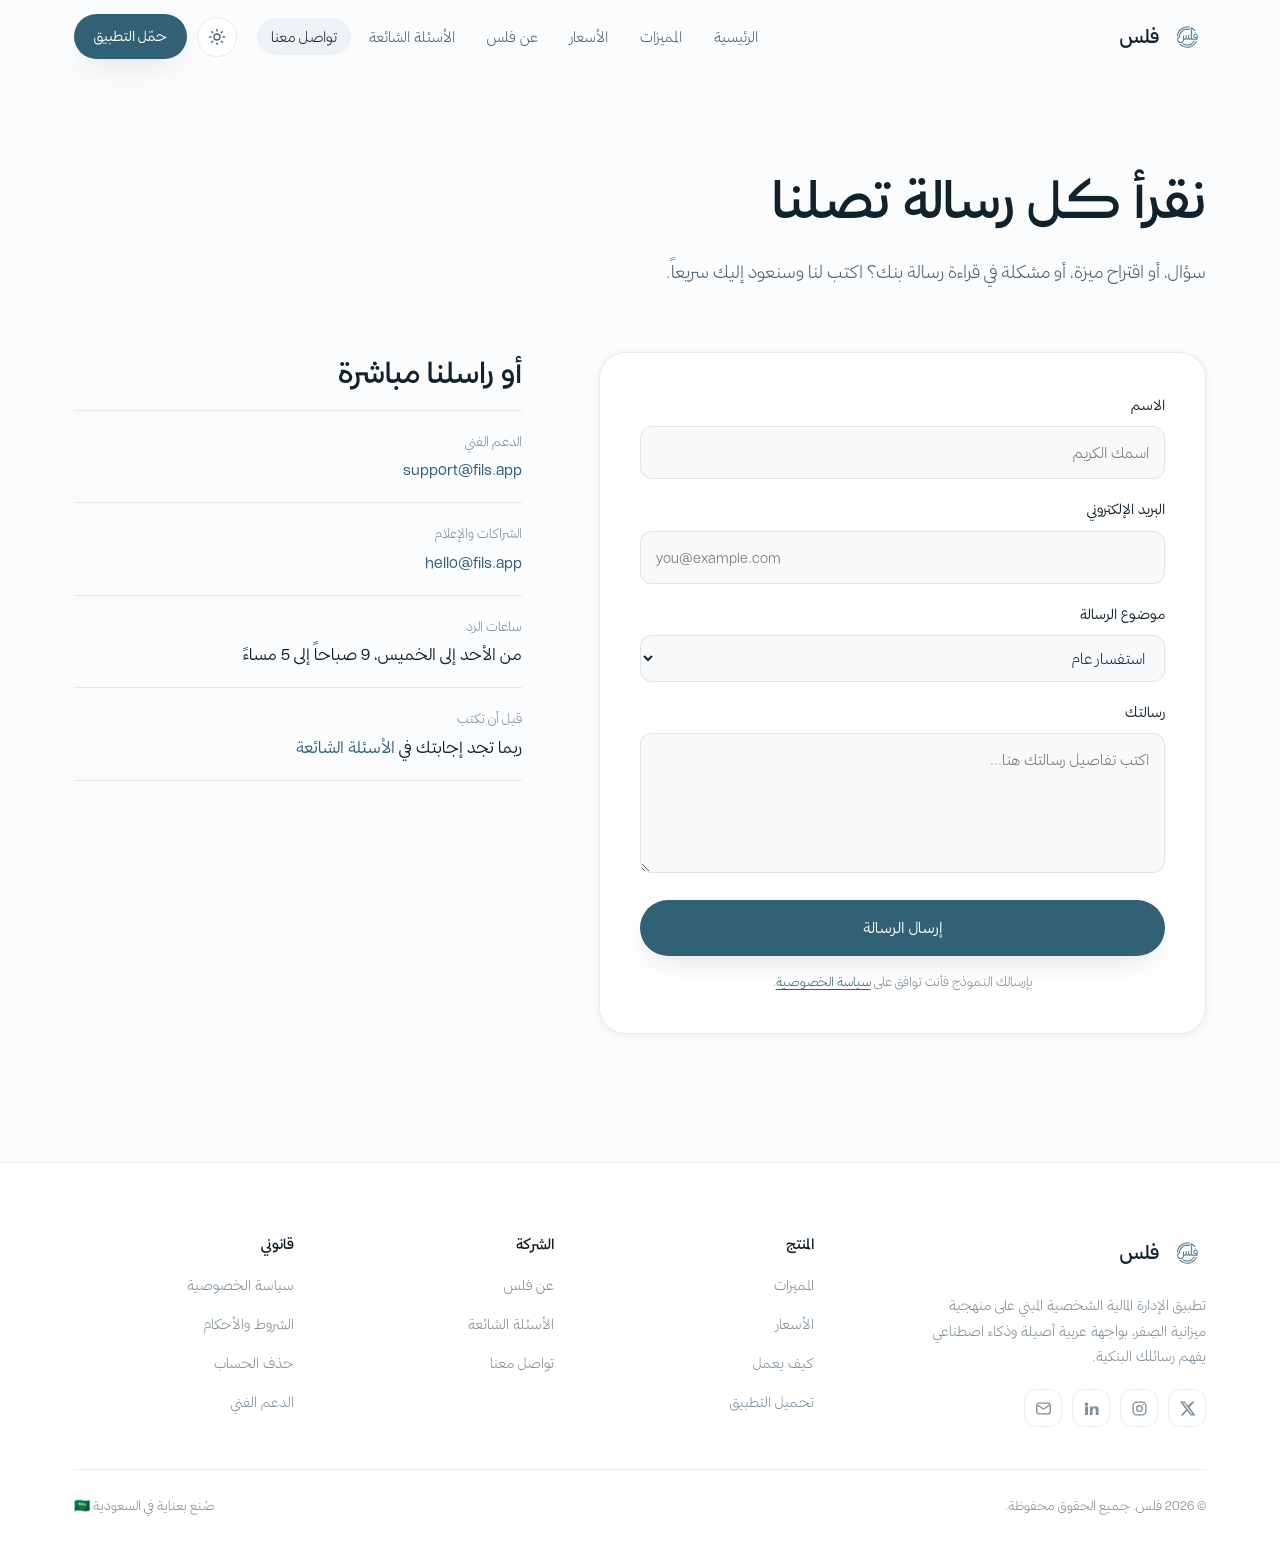
<file: contact.html>
<!DOCTYPE html>
<html lang="ar" dir="rtl">

<head>
    <meta charset="UTF-8">
    <meta name="viewport" content="width=device-width, initial-scale=1.0">
    <title>تواصل معنا | فلس</title>
    <meta name="description" content="تواصل مع فريق فلس: دعم فني، اقتراح ميزة، الإبلاغ عن بنك غير مدعوم، أو استفسارات الشراكة والإعلام.">
    <meta name="theme-color" content="#3F788E">
    <meta property="og:title" content="تواصل معنا | فلس">
    <meta property="og:description" content="تواصل مع فريق فلس: دعم فني، اقتراح ميزة، الإبلاغ عن بنك غير مدعوم، أو استفسارات الشراكة والإعلام.">
    <meta property="og:type" content="website">
    <link rel="icon" href="images/logo.svg" type="image/svg+xml">
    <link rel="preload" href="fonts/tajarib-regular.woff2" as="font" type="font/woff2" crossorigin>
    <link rel="preload" href="fonts/tajarib-bold.woff2" as="font" type="font/woff2" crossorigin>
    <link rel="stylesheet" href="style.css">
    <script>
        (function () {
            try {
                var t = localStorage.getItem('fils-theme');
                if (!t) t = window.matchMedia('(prefers-color-scheme: dark)').matches ? 'dark' : 'light';
                document.documentElement.setAttribute('data-theme', t);
            } catch (e) { document.documentElement.setAttribute('data-theme', 'light'); }
        })();
    </script>
</head>

<body>
    <a href="#main" class="btn btn--sm btn--ghost skip-link">تخطَّ إلى المحتوى</a>

    <!-- ===== HEADER ===== -->
    <header class="header">
        <nav class="nav container" aria-label="التنقل الرئيسي">
            <a href="index.html" class="nav__logo" aria-label="فلس، الصفحة الرئيسية">
                <img src="images/logo.svg" alt="">
                <span>فلس</span>
            </a>
            <ul class="nav__menu" id="navMenu">
                <li><a class="nav__link" href="index.html">الرئيسية</a></li>
                <li><a class="nav__link" href="features.html">المميزات</a></li>
                <li><a class="nav__link" href="pricing.html">الأسعار</a></li>
                <li><a class="nav__link" href="about.html">عن فلس</a></li>
                <li><a class="nav__link" href="faq.html">الأسئلة الشائعة</a></li>
                <li><a class="nav__link" href="contact.html">تواصل معنا</a></li>
            </ul>
            <div class="nav__actions">
                <button class="theme-toggle" data-theme-toggle aria-label="تبديل الوضع الليلي">
                    <svg class="icon-sun" viewBox="0 0 24 24" fill="none" stroke="currentColor" stroke-width="1.8" stroke-linecap="round"><circle cx="12" cy="12" r="4"/><path d="M12 2v2M12 20v2M4.9 4.9l1.4 1.4M17.7 17.7l1.4 1.4M2 12h2M20 12h2M4.9 19.1l1.4-1.4M17.7 6.3l1.4-1.4"/></svg>
                    <svg class="icon-moon" viewBox="0 0 24 24" fill="none" stroke="currentColor" stroke-width="1.8" stroke-linecap="round" stroke-linejoin="round"><path d="M21 12.8A9 9 0 1 1 11.2 3a7 7 0 0 0 9.8 9.8z"/></svg>
                </button>
                <a href="index.html#download" class="btn btn--primary btn--sm nav__cta">حمّل التطبيق</a>
                <button class="nav__burger" aria-label="القائمة" aria-expanded="false" aria-controls="navMenu">
                    <span></span><span></span><span></span>
                </button>
            </div>
        </nav>
    </header>

    <main id="main">
    <section class="intro">
        <div class="container" data-reveal>
            <h1>نقرأ كل رسالة تصلنا</h1>
            <p class="lead">سؤال، أو اقتراح ميزة، أو مشكلة في قراءة رسالة بنك؟ اكتب لنا وسنعود إليك سريعاً.</p>
        </div>
    </section>

    <section class="section section--flush">
        <div class="container contact">
            <form class="form" data-contact-form novalidate data-reveal>
                <div class="field">
                    <label for="name">الاسم</label>
                    <input id="name" name="name" type="text" required placeholder="اسمك الكريم" autocomplete="name">
                </div>
                <div class="field">
                    <label for="email">البريد الإلكتروني</label>
                    <input id="email" name="email" type="email" required placeholder="you@example.com" autocomplete="email" dir="ltr">
                </div>
                <div class="field">
                    <label for="topic">موضوع الرسالة</label>
                    <select id="topic" name="topic">
                        <option>استفسار عام</option>
                        <option>مشكلة تقنية</option>
                        <option>اقتراح ميزة</option>
                        <option>بنك غير مدعوم</option>
                        <option>شراكة أو إعلام</option>
                    </select>
                </div>
                <div class="field">
                    <label for="message">رسالتك</label>
                    <textarea id="message" name="message" required placeholder="اكتب تفاصيل رسالتك هنا..."></textarea>
                </div>
                <button type="submit" class="btn btn--primary btn--block">إرسال الرسالة</button>
                <p class="form__note">بإرسالك النموذج فأنت توافق على <a href="privacy.html">سياسة الخصوصية</a>.</p>
                <p class="form__status" role="status" aria-live="polite"></p>
            </form>
            <div data-reveal data-reveal-delay="100">
                <h2 class="contact__title">أو راسلنا مباشرة</h2>
                <dl class="channels">
                    <div><dt>الدعم الفني</dt><dd><a href="mailto:support@fils.app" dir="ltr">support@fils.app</a></dd></div>
                    <div><dt>الشراكات والإعلام</dt><dd><a href="mailto:hello@fils.app" dir="ltr">hello@fils.app</a></dd></div>
                    <div><dt>ساعات الرد</dt><dd>من الأحد إلى الخميس، 9 صباحاً إلى 5 مساءً</dd></div>
                    <div><dt>قبل أن تكتب</dt><dd>ربما تجد إجابتك في <a href="faq.html">الأسئلة الشائعة</a></dd></div>
                </dl>
            </div>
        </div>
    </section>

    </main>

    <!-- ===== FOOTER ===== -->
    <footer class="footer">
        <div class="container">
            <div class="footer__grid">
                <div class="footer__brand">
                    <a href="index.html" class="nav__logo footer__lockup"><img src="images/logo.svg" alt=""><span>فلس</span></a>
                    <p>تطبيق الإدارة المالية الشخصية المبني على منهجية ميزانية الصِفر، بواجهة عربية أصيلة وذكاء اصطناعي يفهم رسائلك البنكية.</p>
                    <div class="socials">
                        <a href="#" aria-label="إكس"><svg viewBox="0 0 24 24" fill="currentColor"><path d="M18.9 2H22l-7.1 8.1L23.2 22h-6.6l-5.2-6.8L5.5 22H2.4l7.6-8.7L1.2 2h6.8l4.7 6.2L18.9 2zm-1.1 18.1h1.7L7.3 3.8H5.5l12.3 16.3z"/></svg></a>
                        <a href="#" aria-label="إنستغرام"><svg viewBox="0 0 24 24" fill="none" stroke="currentColor" stroke-width="1.8"><rect x="3" y="3" width="18" height="18" rx="5"/><circle cx="12" cy="12" r="4"/><circle cx="17.5" cy="6.5" r="1" fill="currentColor" stroke="none"/></svg></a>
                        <a href="#" aria-label="لينكدإن"><svg viewBox="0 0 24 24" fill="currentColor"><path d="M4.98 3.5A2.5 2.5 0 1 0 5 8.5a2.5 2.5 0 0 0-.02-5zM3 9h4v12H3zM10 9h3.8v1.7h.06c.53-.95 1.83-1.95 3.76-1.95C21.4 8.75 22 11 22 14.1V21h-4v-6.1c0-1.46-.03-3.34-2.06-3.34-2.06 0-2.38 1.59-2.38 3.23V21h-4z"/></svg></a>
                        <a href="mailto:support@fils.app" aria-label="البريد"><svg viewBox="0 0 24 24" fill="none" stroke="currentColor" stroke-width="1.8"><rect x="2.5" y="4.5" width="19" height="15" rx="3"/><path d="m3.5 7 8.5 6 8.5-6"/></svg></a>
                    </div>
                </div>
                <div class="footer__col">
                    <h4>المنتج</h4>
                    <ul>
                        <li><a href="features.html">المميزات</a></li>
                        <li><a href="pricing.html">الأسعار</a></li>
                        <li><a href="index.html#how">كيف يعمل</a></li>
                        <li><a href="index.html#download">تحميل التطبيق</a></li>
                    </ul>
                </div>
                <div class="footer__col">
                    <h4>الشركة</h4>
                    <ul>
                        <li><a href="about.html">عن فلس</a></li>
                        <li><a href="faq.html">الأسئلة الشائعة</a></li>
                        <li><a href="contact.html">تواصل معنا</a></li>
                    </ul>
                </div>
                <div class="footer__col">
                    <h4>قانوني</h4>
                    <ul>
                        <li><a href="privacy.html">سياسة الخصوصية</a></li>
                        <li><a href="terms.html">الشروط والأحكام</a></li>
                        <li><a href="delete-account.html">حذف الحساب</a></li>
                        <li><a href="mailto:support@fils.app">الدعم الفني</a></li>
                    </ul>
                </div>
            </div>
            <div class="footer__bottom">
                <p>© <span data-year>2026</span> فلس. جميع الحقوق محفوظة.</p>
                <p>صُنع بعناية في السعودية 🇸🇦</p>
            </div>
        </div>
    </footer>

    <script src="script.js"></script>
</body>

</html>
</file>
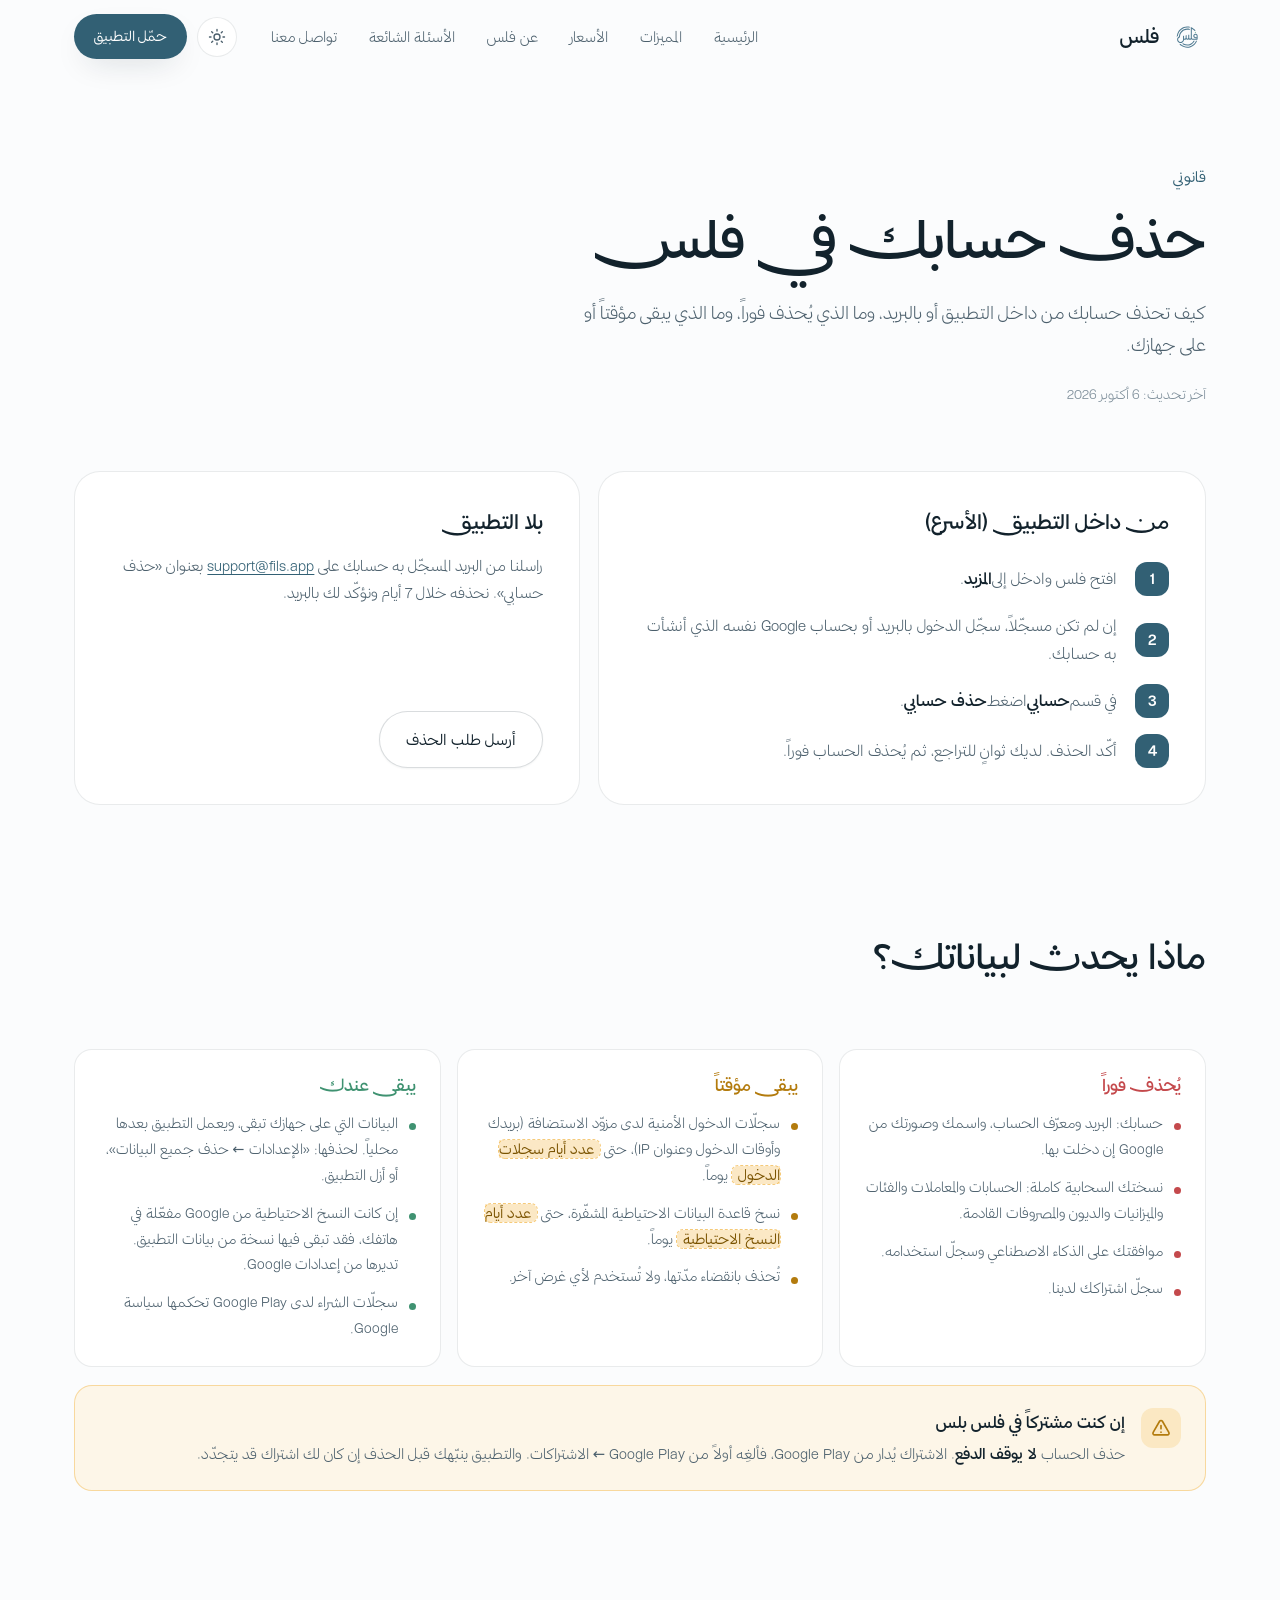
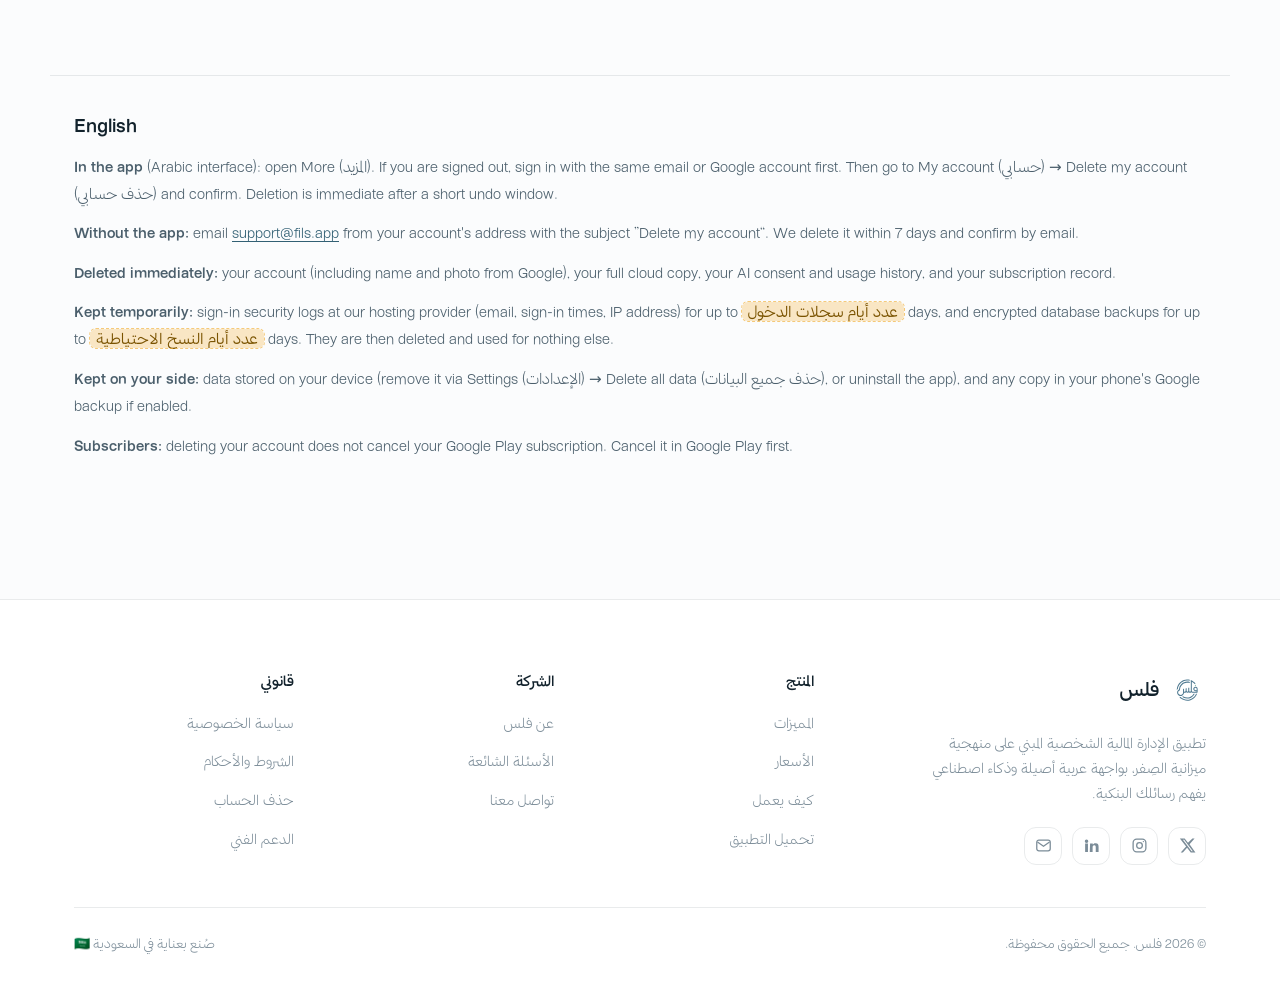
<file: delete-account.html>
<!DOCTYPE html>
<html lang="ar" dir="rtl">

<head>
    <meta charset="UTF-8">
    <meta name="viewport" content="width=device-width, initial-scale=1.0">
    <title>حذف الحساب | فلس</title>
    <meta name="description" content="كيف تحذف حسابك في تطبيق فلس، وما الذي يُحذف معه وما يبقى مؤقتاً">
    <meta name="theme-color" content="#3F788E">
    <meta property="og:title" content="حذف الحساب | فلس">
    <meta property="og:description" content="كيف تحذف حسابك في تطبيق فلس، وما الذي يُحذف معه وما يبقى مؤقتاً">
    <meta property="og:type" content="website">
    <link rel="icon" href="images/logo.svg" type="image/svg+xml">
    <link rel="preload" href="fonts/tajarib-regular.woff2" as="font" type="font/woff2" crossorigin>
    <link rel="preload" href="fonts/tajarib-bold.woff2" as="font" type="font/woff2" crossorigin>
    <link rel="stylesheet" href="style.css">
    <script>
        (function () {
            try {
                var t = localStorage.getItem('fils-theme');
                if (!t) t = window.matchMedia('(prefers-color-scheme: dark)').matches ? 'dark' : 'light';
                document.documentElement.setAttribute('data-theme', t);
            } catch (e) { document.documentElement.setAttribute('data-theme', 'light'); }
        })();
    </script>
</head>

<body>
    <a href="#main" class="btn btn--sm btn--ghost skip-link">تخطَّ إلى المحتوى</a>

    <!-- ===== HEADER ===== -->
    <header class="header">
        <nav class="nav container" aria-label="التنقل الرئيسي">
            <a href="index.html" class="nav__logo" aria-label="فلس، الصفحة الرئيسية">
                <img src="images/logo.svg" alt="">
                <span>فلس</span>
            </a>
            <ul class="nav__menu" id="navMenu">
                <li><a class="nav__link" href="index.html">الرئيسية</a></li>
                <li><a class="nav__link" href="features.html">المميزات</a></li>
                <li><a class="nav__link" href="pricing.html">الأسعار</a></li>
                <li><a class="nav__link" href="about.html">عن فلس</a></li>
                <li><a class="nav__link" href="faq.html">الأسئلة الشائعة</a></li>
                <li><a class="nav__link" href="contact.html">تواصل معنا</a></li>
            </ul>
            <div class="nav__actions">
                <button class="theme-toggle" data-theme-toggle aria-label="تبديل الوضع الليلي">
                    <svg class="icon-sun" viewBox="0 0 24 24" fill="none" stroke="currentColor" stroke-width="1.8" stroke-linecap="round"><circle cx="12" cy="12" r="4"/><path d="M12 2v2M12 20v2M4.9 4.9l1.4 1.4M17.7 17.7l1.4 1.4M2 12h2M20 12h2M4.9 19.1l1.4-1.4M17.7 6.3l1.4-1.4"/></svg>
                    <svg class="icon-moon" viewBox="0 0 24 24" fill="none" stroke="currentColor" stroke-width="1.8" stroke-linecap="round" stroke-linejoin="round"><path d="M21 12.8A9 9 0 1 1 11.2 3a7 7 0 0 0 9.8 9.8z"/></svg>
                </button>
                <a href="index.html#download" class="btn btn--primary btn--sm nav__cta">حمّل التطبيق</a>
                <button class="nav__burger" aria-label="القائمة" aria-expanded="false" aria-controls="navMenu">
                    <span></span><span></span><span></span>
                </button>
            </div>
        </nav>
    </header>

    <main id="main">
    <section class="intro">
        <div class="container" data-reveal>
            <p class="intro__kicker">قانوني</p>
            <h1>حذف حسابك في فلس</h1>
            <p class="lead">كيف تحذف حسابك من داخل التطبيق أو بالبريد، وما الذي يُحذف فوراً، وما الذي يبقى مؤقتاً أو على جهازك.</p>
            <p class="intro__meta">آخر تحديث: 6 أكتوبر 2026</p>
        </div>
    </section>

    <section class="section section--flush">
        <div class="container delete">
            <div class="delete__card" data-reveal>
                <h2>من داخل التطبيق (الأسرع)</h2>
                <ol class="steps-list">
                    <li>افتح فلس وادخل إلى <strong>المزيد</strong>.</li>
                    <li>إن لم تكن مسجّلاً، سجّل الدخول بالبريد أو بحساب Google نفسه الذي أنشأت به حسابك.</li>
                    <li>في قسم <strong>حسابي</strong> اضغط <strong>حذف حسابي</strong>.</li>
                    <li>أكّد الحذف. لديك ثوانٍ للتراجع، ثم يُحذف الحساب فوراً.</li>
                </ol>
            </div>
            <div class="delete__card" data-reveal data-reveal-delay="80">
                <h2>بلا التطبيق</h2>
                <p>راسلنا من البريد المسجّل به حسابك على <a href="mailto:support@fils.app">support@fils.app</a> بعنوان «حذف حسابي». نحذفه خلال 7 أيام ونؤكّد لك بالبريد.</p>
                <a href="mailto:support@fils.app?subject=%D8%AD%D8%B0%D9%81%20%D8%AD%D8%B3%D8%A7%D8%A8%D9%8A" class="btn btn--ghost">أرسل طلب الحذف</a>
            </div>
        </div>
    </section>

    <section class="section section--flush">
        <div class="container">
            <div class="section-head section-head--start" data-reveal>
                <h2>ماذا يحدث لبياناتك؟</h2>
            </div>
            <div class="delete-cols">
                <article class="delete-col delete-col--gone" data-reveal>
                    <h3>يُحذف فوراً</h3>
                    <ul>
                        <li>حسابك: البريد ومعرّف الحساب، واسمك وصورتك من Google إن دخلت بها.</li>
                        <li>نسختك السحابية كاملة: الحسابات والمعاملات والفئات والميزانيات والديون والمصروفات القادمة.</li>
                        <li>موافقتك على الذكاء الاصطناعي وسجلّ استخدامه.</li>
                        <li>سجلّ اشتراكك لدينا.</li>
                    </ul>
                </article>
                <article class="delete-col delete-col--wait" data-reveal data-reveal-delay="80">
                    <h3>يبقى مؤقتاً</h3>
                    <ul>
                        <li>سجلّات الدخول الأمنية لدى مزوّد الاستضافة (بريدك وأوقات الدخول وعنوان IP)، حتى <mark class="todo">عدد أيام سجلات الدخول</mark> يوماً.</li>
                        <li>نسخ قاعدة البيانات الاحتياطية المشفّرة، حتى <mark class="todo">عدد أيام النسخ الاحتياطية</mark> يوماً.</li>
                        <li>تُحذف بانقضاء مدّتها، ولا تُستخدم لأي غرض آخر.</li>
                    </ul>
                </article>
                <article class="delete-col delete-col--keep" data-reveal data-reveal-delay="160">
                    <h3>يبقى عندك</h3>
                    <ul>
                        <li>البيانات التي على جهازك تبقى، ويعمل التطبيق بعدها محلياً. لحذفها: «الإعدادات ← حذف جميع البيانات»، أو أزل التطبيق.</li>
                        <li>إن كانت النسخ الاحتياطية من Google مفعّلة في هاتفك، فقد تبقى فيها نسخة من بيانات التطبيق. تديرها من إعدادات Google.</li>
                        <li>سجلّات الشراء لدى Google Play تحكمها سياسة Google.</li>
                    </ul>
                </article>
            </div>

            <div class="warn-card" data-reveal>
                <span class="warn-card__icon"><svg viewBox="0 0 24 24" fill="none" stroke="currentColor" stroke-width="2" stroke-linecap="round" stroke-linejoin="round" aria-hidden="true"><path d="M12 9v4M12 17h.01"/><path d="M10.3 3.9 2.6 17.3A2 2 0 0 0 4.3 20.3h15.4a2 2 0 0 0 1.7-3L13.7 3.9a2 2 0 0 0-3.4 0z"/></svg></span>
                <div>
                    <b>إن كنت مشتركاً في فلس بلس</b>
                    <p>حذف الحساب <strong>لا يوقف الدفع</strong>. الاشتراك يُدار من Google Play، فألغِه أولاً من Google Play ← الاشتراكات. والتطبيق ينبّهك قبل الحذف إن كان لك اشتراك قد يتجدّد.</p>
                </div>
            </div>
        </div>
    </section>

    <section class="section section--flush" lang="en" dir="ltr">
        <div class="container en-block">
            <h2>English</h2>
            <p><strong>In the app</strong> (Arabic interface): open More (المزيد). If you are signed out, sign in with the same email or Google account first. Then go to My account (حسابي) → Delete my account (حذف حسابي) and confirm. Deletion is immediate after a short undo window.</p>
            <p><strong>Without the app:</strong> email <a href="mailto:support@fils.app">support@fils.app</a> from your account's address with the subject “Delete my account”. We delete it within 7 days and confirm by email.</p>
            <p><strong>Deleted immediately:</strong> your account (including name and photo from Google), your full cloud copy, your AI consent and usage history, and your subscription record.</p>
            <p><strong>Kept temporarily:</strong> sign-in security logs at our hosting provider (email, sign-in times, IP address) for up to <mark class="todo">عدد أيام سجلات الدخول</mark> days, and encrypted database backups for up to <mark class="todo">عدد أيام النسخ الاحتياطية</mark> days. They are then deleted and used for nothing else.</p>
            <p><strong>Kept on your side:</strong> data stored on your device (remove it via Settings (الإعدادات) → Delete all data (حذف جميع البيانات), or uninstall the app), and any copy in your phone's Google backup if enabled.</p>
            <p><strong>Subscribers:</strong> deleting your account does not cancel your Google Play subscription. Cancel it in Google Play first.</p>
        </div>
    </section>

    </main>

    <!-- ===== FOOTER ===== -->
    <footer class="footer">
        <div class="container">
            <div class="footer__grid">
                <div class="footer__brand">
                    <a href="index.html" class="nav__logo footer__lockup"><img src="images/logo.svg" alt=""><span>فلس</span></a>
                    <p>تطبيق الإدارة المالية الشخصية المبني على منهجية ميزانية الصِفر، بواجهة عربية أصيلة وذكاء اصطناعي يفهم رسائلك البنكية.</p>
                    <div class="socials">
                        <a href="#" aria-label="إكس"><svg viewBox="0 0 24 24" fill="currentColor"><path d="M18.9 2H22l-7.1 8.1L23.2 22h-6.6l-5.2-6.8L5.5 22H2.4l7.6-8.7L1.2 2h6.8l4.7 6.2L18.9 2zm-1.1 18.1h1.7L7.3 3.8H5.5l12.3 16.3z"/></svg></a>
                        <a href="#" aria-label="إنستغرام"><svg viewBox="0 0 24 24" fill="none" stroke="currentColor" stroke-width="1.8"><rect x="3" y="3" width="18" height="18" rx="5"/><circle cx="12" cy="12" r="4"/><circle cx="17.5" cy="6.5" r="1" fill="currentColor" stroke="none"/></svg></a>
                        <a href="#" aria-label="لينكدإن"><svg viewBox="0 0 24 24" fill="currentColor"><path d="M4.98 3.5A2.5 2.5 0 1 0 5 8.5a2.5 2.5 0 0 0-.02-5zM3 9h4v12H3zM10 9h3.8v1.7h.06c.53-.95 1.83-1.95 3.76-1.95C21.4 8.75 22 11 22 14.1V21h-4v-6.1c0-1.46-.03-3.34-2.06-3.34-2.06 0-2.38 1.59-2.38 3.23V21h-4z"/></svg></a>
                        <a href="mailto:support@fils.app" aria-label="البريد"><svg viewBox="0 0 24 24" fill="none" stroke="currentColor" stroke-width="1.8"><rect x="2.5" y="4.5" width="19" height="15" rx="3"/><path d="m3.5 7 8.5 6 8.5-6"/></svg></a>
                    </div>
                </div>
                <div class="footer__col">
                    <h4>المنتج</h4>
                    <ul>
                        <li><a href="features.html">المميزات</a></li>
                        <li><a href="pricing.html">الأسعار</a></li>
                        <li><a href="index.html#how">كيف يعمل</a></li>
                        <li><a href="index.html#download">تحميل التطبيق</a></li>
                    </ul>
                </div>
                <div class="footer__col">
                    <h4>الشركة</h4>
                    <ul>
                        <li><a href="about.html">عن فلس</a></li>
                        <li><a href="faq.html">الأسئلة الشائعة</a></li>
                        <li><a href="contact.html">تواصل معنا</a></li>
                    </ul>
                </div>
                <div class="footer__col">
                    <h4>قانوني</h4>
                    <ul>
                        <li><a href="privacy.html">سياسة الخصوصية</a></li>
                        <li><a href="terms.html">الشروط والأحكام</a></li>
                        <li><a href="delete-account.html">حذف الحساب</a></li>
                        <li><a href="mailto:support@fils.app">الدعم الفني</a></li>
                    </ul>
                </div>
            </div>
            <div class="footer__bottom">
                <p>© <span data-year>2026</span> فلس. جميع الحقوق محفوظة.</p>
                <p>صُنع بعناية في السعودية 🇸🇦</p>
            </div>
        </div>
    </footer>

    <script src="script.js"></script>
</body>

</html>
</file>
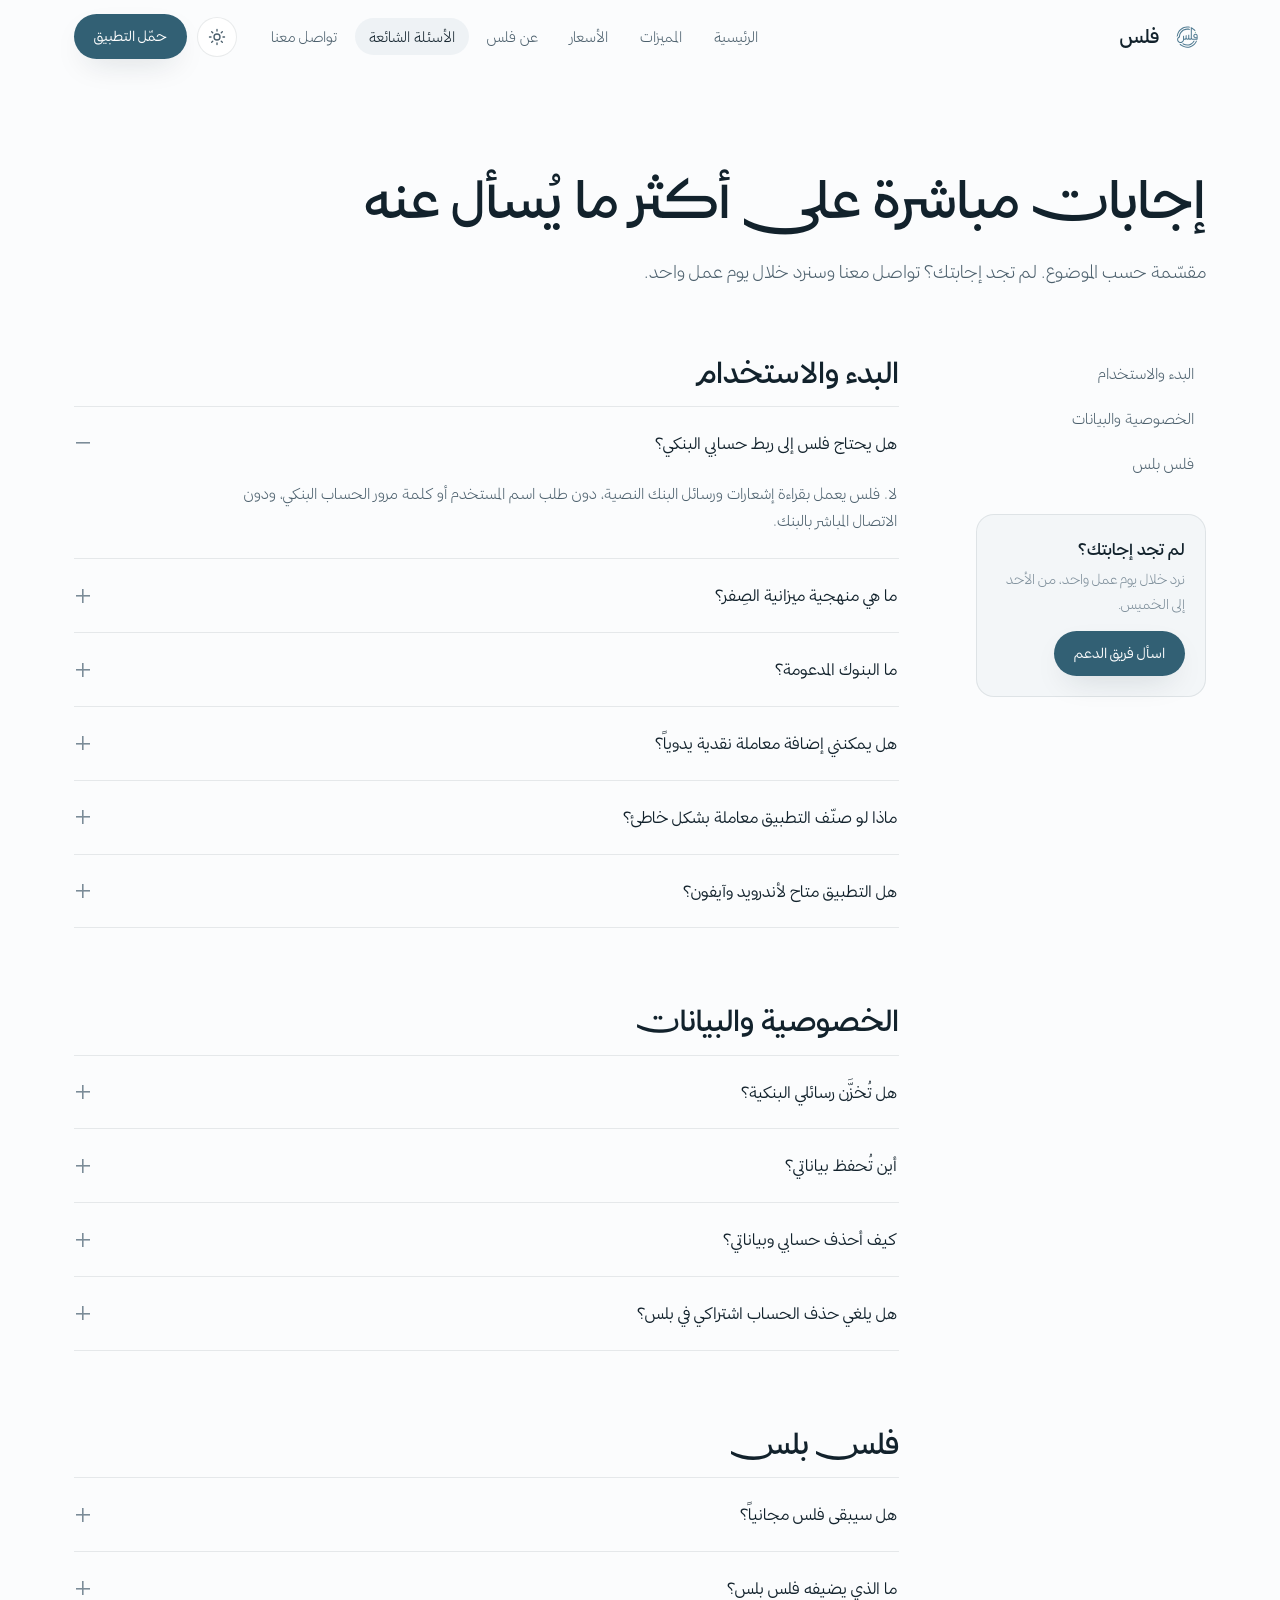
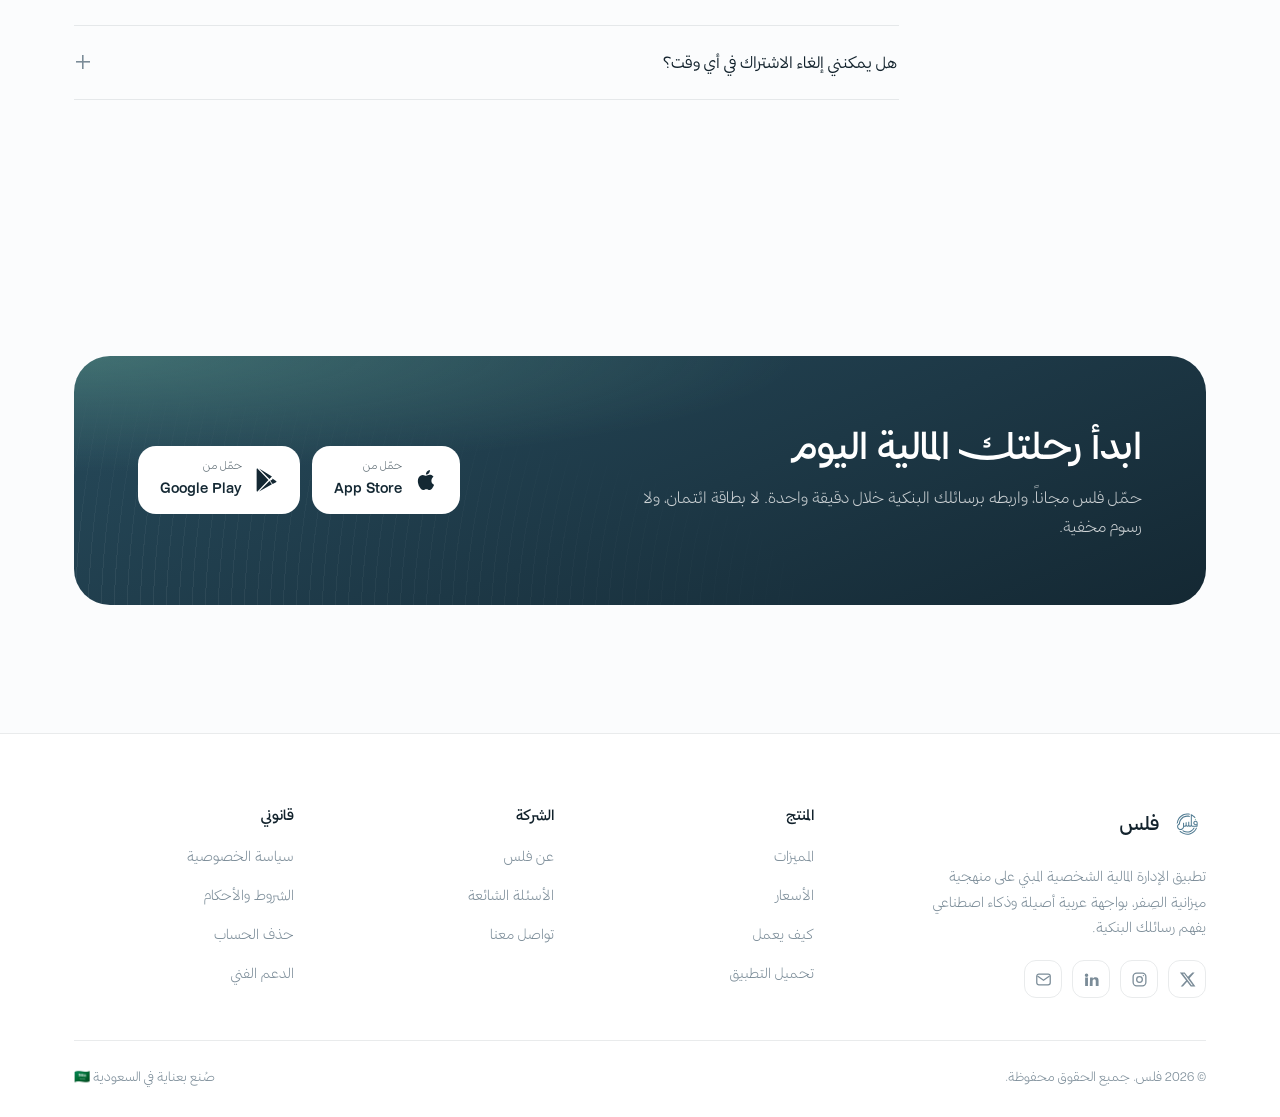
<file: faq.html>
<!DOCTYPE html>
<html lang="ar" dir="rtl">

<head>
    <meta charset="UTF-8">
    <meta name="viewport" content="width=device-width, initial-scale=1.0">
    <title>الأسئلة الشائعة | فلس</title>
    <meta name="description" content="إجابات على الأسئلة الشائعة حول تطبيق فلس: الخصوصية، البنوك المدعومة، ميزانية الصفر، وحذف البيانات.">
    <meta name="theme-color" content="#3F788E">
    <meta property="og:title" content="الأسئلة الشائعة | فلس">
    <meta property="og:description" content="إجابات على الأسئلة الشائعة حول تطبيق فلس: الخصوصية، البنوك المدعومة، ميزانية الصفر، وحذف البيانات.">
    <meta property="og:type" content="website">
    <link rel="icon" href="images/logo.svg" type="image/svg+xml">
    <link rel="preload" href="fonts/tajarib-regular.woff2" as="font" type="font/woff2" crossorigin>
    <link rel="preload" href="fonts/tajarib-bold.woff2" as="font" type="font/woff2" crossorigin>
    <link rel="stylesheet" href="style.css">
    <script>
        (function () {
            try {
                var t = localStorage.getItem('fils-theme');
                if (!t) t = window.matchMedia('(prefers-color-scheme: dark)').matches ? 'dark' : 'light';
                document.documentElement.setAttribute('data-theme', t);
            } catch (e) { document.documentElement.setAttribute('data-theme', 'light'); }
        })();
    </script>
</head>

<body>
    <a href="#main" class="btn btn--sm btn--ghost skip-link">تخطَّ إلى المحتوى</a>

    <!-- ===== HEADER ===== -->
    <header class="header">
        <nav class="nav container" aria-label="التنقل الرئيسي">
            <a href="index.html" class="nav__logo" aria-label="فلس، الصفحة الرئيسية">
                <img src="images/logo.svg" alt="">
                <span>فلس</span>
            </a>
            <ul class="nav__menu" id="navMenu">
                <li><a class="nav__link" href="index.html">الرئيسية</a></li>
                <li><a class="nav__link" href="features.html">المميزات</a></li>
                <li><a class="nav__link" href="pricing.html">الأسعار</a></li>
                <li><a class="nav__link" href="about.html">عن فلس</a></li>
                <li><a class="nav__link" href="faq.html">الأسئلة الشائعة</a></li>
                <li><a class="nav__link" href="contact.html">تواصل معنا</a></li>
            </ul>
            <div class="nav__actions">
                <button class="theme-toggle" data-theme-toggle aria-label="تبديل الوضع الليلي">
                    <svg class="icon-sun" viewBox="0 0 24 24" fill="none" stroke="currentColor" stroke-width="1.8" stroke-linecap="round"><circle cx="12" cy="12" r="4"/><path d="M12 2v2M12 20v2M4.9 4.9l1.4 1.4M17.7 17.7l1.4 1.4M2 12h2M20 12h2M4.9 19.1l1.4-1.4M17.7 6.3l1.4-1.4"/></svg>
                    <svg class="icon-moon" viewBox="0 0 24 24" fill="none" stroke="currentColor" stroke-width="1.8" stroke-linecap="round" stroke-linejoin="round"><path d="M21 12.8A9 9 0 1 1 11.2 3a7 7 0 0 0 9.8 9.8z"/></svg>
                </button>
                <a href="index.html#download" class="btn btn--primary btn--sm nav__cta">حمّل التطبيق</a>
                <button class="nav__burger" aria-label="القائمة" aria-expanded="false" aria-controls="navMenu">
                    <span></span><span></span><span></span>
                </button>
            </div>
        </nav>
    </header>

    <main id="main">
    <section class="intro">
        <div class="container" data-reveal>
            <h1>إجابات مباشرة على أكثر ما يُسأل عنه</h1>
            <p class="lead">مقسّمة حسب الموضوع. لم تجد إجابتك؟ تواصل معنا وسنرد خلال يوم عمل واحد.</p>
        </div>
    </section>

    <section class="section section--flush">
        <div class="container faq-layout">
            <aside class="faq-aside">
                <nav aria-label="أقسام الأسئلة">
                    <a href="#start">البدء والاستخدام</a>
                    <a href="#data">الخصوصية والبيانات</a>
                    <a href="#plus">فلس بلس</a>
                </nav>
                <div class="faq-help">
                    <b>لم تجد إجابتك؟</b>
                    <p>نرد خلال يوم عمل واحد، من الأحد إلى الخميس.</p>
                    <a href="contact.html" class="btn btn--primary btn--sm">اسأل فريق الدعم</a>
                </div>
            </aside>
            <div class="faq-groups">
                <section class="faq-group" id="start" data-reveal>
                    <h2>البدء والاستخدام</h2>
                    <div class="faq">
                    <details class="faq__item" open>
                        <summary>هل يحتاج فلس إلى ربط حسابي البنكي؟</summary>
                        <div class="faq__body">لا. فلس يعمل بقراءة إشعارات ورسائل البنك النصية، دون طلب اسم المستخدم أو كلمة مرور الحساب البنكي، ودون الاتصال المباشر بالبنك.</div>
                    </details>
                    <details class="faq__item">
                        <summary>ما هي منهجية ميزانية الصِفر؟</summary>
                        <div class="faq__body">هي أن تُخصّص كل ريال من دخلك لوظيفة محددة (إنفاق، أو ادخار، أو سداد) حتى يصبح المتبقي غير الموزّع صفراً. النتيجة أنك تقرّر أين يذهب المال قبل أن يذهب.</div>
                    </details>
                    <details class="faq__item">
                        <summary>ما البنوك المدعومة؟</summary>
                        <div class="faq__body">ندعم صيغ الرسائل لدى البنوك السعودية الرئيسية والمحافظ الإلكترونية الشائعة، ونضيف صيغاً جديدة باستمرار. إن لم يُقرأ بنكك بشكل صحيح، أرسل لنا نموذج رسالة عبر <a href="contact.html">صفحة التواصل</a>.</div>
                    </details>
                    <details class="faq__item">
                        <summary>هل يمكنني إضافة معاملة نقدية يدوياً؟</summary>
                        <div class="faq__body">نعم. المعاملات النقدية أو التي لا تصل عنها رسالة يمكن إدخالها يدوياً في ثوانٍ وتصنيفها كأي معاملة أخرى.</div>
                    </details>
                    <details class="faq__item">
                        <summary>ماذا لو صنّف التطبيق معاملة بشكل خاطئ؟</summary>
                        <div class="faq__body">غيّر الفئة بضغطة واحدة، وسيتذكّر فلس اختيارك ويطبّقه تلقائياً على معاملات التاجر نفسه مستقبلاً.</div>
                    </details>
                    <details class="faq__item">
                        <summary>هل التطبيق متاح لأندرويد وآيفون؟</summary>
                        <div class="faq__body">نعم، نعمل على النسختين. قراءة الرسائل النصية تختلف آلياً بين النظامين بحسب صلاحيات كل منصة.</div>
                    </details>
                    </div>
                </section>
                <section class="faq-group" id="data" data-reveal>
                    <h2>الخصوصية والبيانات</h2>
                    <div class="faq">
                    <details class="faq__item">
                        <summary>هل تُخزَّن رسائلي البنكية؟</summary>
                        <div class="faq__body">لا نحتفظ بنص الرسالة بعد استخراج بيانات المعاملة منها. ما يُحفَظ هو المعاملة نفسها: المبلغ والتاجر والتاريخ والفئة.</div>
                    </details>
                    <details class="faq__item">
                        <summary>أين تُحفظ بياناتي؟</summary>
                        <div class="faq__body">أنت تختار: على جهازك فقط، أو على السحابة بمزامنة لحظية تُبقي أجهزتك كلها على الأرقام نفسها.</div>
                    </details>
                    <details class="faq__item">
                        <summary>كيف أحذف حسابي وبياناتي؟</summary>
                        <div class="faq__body">من المزيد ← حسابي ← حذف حسابي. يُحذف الحساب والنسخة السحابية فوراً، ويبقى مؤقتاً سجلّ الدخول الأمني والنسخ الاحتياطية المشفّرة. يمكنك تصدير بياناتك قبل الحذف. التفاصيل في <a href="delete-account.html">صفحة حذف الحساب</a>.</div>
                    </details>
                    <details class="faq__item">
                        <summary>هل يلغي حذف الحساب اشتراكي في بلس؟</summary>
                        <div class="faq__body">لا. الاشتراك يُدار من Google Play، فألغِه من هناك أولاً. والتطبيق ينبّهك قبل الحذف إن كان لك اشتراك قد يتجدّد.</div>
                    </details>
                    </div>
                </section>
                <section class="faq-group" id="plus" data-reveal>
                    <h2>فلس بلس</h2>
                    <div class="faq">
                    <details class="faq__item">
                        <summary>هل سيبقى فلس مجانياً؟</summary>
                        <div class="faq__body">نعم. كل ميزات التطبيق الأساسية مفتوحة للجميع ومجانية دائماً. فلس بلس يضيف أدوات متقدّمة فوقها، دون أن يسحب شيئاً مما تستخدمه اليوم.</div>
                    </details>
                    <details class="faq__item">
                        <summary>ما الذي يضيفه فلس بلس؟</summary>
                        <div class="faq__body">300 سؤال شهرياً للمستشار المالي الذكي بدل 20، والتسجيل بالصوت، والودجات، والتحليلات الشهرية المتقدّمة، والمزامنة السحابية اللحظية. التفاصيل والأسعار في <a href="pricing.html">صفحة الأسعار</a>.</div>
                    </details>
                    <details class="faq__item">
                        <summary>هل يمكنني إلغاء الاشتراك في أي وقت؟</summary>
                        <div class="faq__body">نعم، من إعدادات الاشتراكات في متجر التطبيقات. يبقى بلس فعّالاً حتى نهاية الفترة المدفوعة، ثم يعود حسابك إلى الخطة المجانية وتبقى بياناتك كما هي. حذف الحساب لا يُلغي الاشتراك، لذا ألغِه من Google Play أولاً.</div>
                    </details>
                    </div>
                </section>
            </div>
        </div>
    </section>

    <!-- ===== DOWNLOAD ===== -->
    <section class="section" id="download">
        <div class="container">
            <div class="cta" data-reveal>
                <div>
                    <h2>ابدأ رحلتك المالية اليوم</h2>
                    <p>حمّل فلس مجاناً، واربطه برسائلك البنكية خلال دقيقة واحدة. لا بطاقة ائتمان، ولا رسوم مخفية.</p>
                </div>
                <div class="stores">
                    <a href="#" class="store" aria-label="حمّل من App Store">
                        <svg viewBox="0 0 24 24" fill="currentColor" aria-hidden="true"><path d="M18.71 19.5c-.83 1.24-1.71 2.45-3.05 2.47-1.34.03-1.77-.79-3.29-.79-1.53 0-2 .77-3.27.82-1.31.05-2.3-1.32-3.14-2.53C4.25 17 2.94 12.45 4.7 9.39c.87-1.52 2.43-2.48 4.12-2.51 1.28-.02 2.5.87 3.29.87.78 0 2.26-1.07 3.8-.91.65.03 2.47.26 3.64 1.98-.09.06-2.17 1.28-2.15 3.81.03 3.02 2.65 4.03 2.68 4.04-.03.07-.42 1.44-1.38 2.83M13 3.5c.73-.83 1.94-1.46 2.94-1.5.13 1.17-.34 2.35-1.04 3.19-.69.85-1.83 1.51-2.95 1.42-.15-1.15.41-2.35 1.05-3.11z"/></svg>
                        <div><small>حمّل من</small><strong>App Store</strong></div>
                    </a>
                    <a href="#" class="store" aria-label="حمّل من Google Play">
                        <svg viewBox="0 0 24 24" fill="currentColor" aria-hidden="true"><path d="M3.18 23.67c-.3-.18-.55-.52-.55-.97V1.3c0-.45.25-.79.55-.97l11.25 11.67L3.18 23.67zM15.47 13.05L5.08 23.44l12.85-7.2-2.46-3.19zm2.93-1.62l-2.19 1.24L18.68 16l3.34-1.87c.6-.34.6-.89 0-1.23l-3.62-2.47zM5.08.56l10.39 10.4 2.46-2.55L5.08.56z"/></svg>
                        <div><small>حمّل من</small><strong>Google Play</strong></div>
                    </a>
                </div>
            </div>
        </div>
    </section>

    </main>

    <!-- ===== FOOTER ===== -->
    <footer class="footer">
        <div class="container">
            <div class="footer__grid">
                <div class="footer__brand">
                    <a href="index.html" class="nav__logo footer__lockup"><img src="images/logo.svg" alt=""><span>فلس</span></a>
                    <p>تطبيق الإدارة المالية الشخصية المبني على منهجية ميزانية الصِفر، بواجهة عربية أصيلة وذكاء اصطناعي يفهم رسائلك البنكية.</p>
                    <div class="socials">
                        <a href="#" aria-label="إكس"><svg viewBox="0 0 24 24" fill="currentColor"><path d="M18.9 2H22l-7.1 8.1L23.2 22h-6.6l-5.2-6.8L5.5 22H2.4l7.6-8.7L1.2 2h6.8l4.7 6.2L18.9 2zm-1.1 18.1h1.7L7.3 3.8H5.5l12.3 16.3z"/></svg></a>
                        <a href="#" aria-label="إنستغرام"><svg viewBox="0 0 24 24" fill="none" stroke="currentColor" stroke-width="1.8"><rect x="3" y="3" width="18" height="18" rx="5"/><circle cx="12" cy="12" r="4"/><circle cx="17.5" cy="6.5" r="1" fill="currentColor" stroke="none"/></svg></a>
                        <a href="#" aria-label="لينكدإن"><svg viewBox="0 0 24 24" fill="currentColor"><path d="M4.98 3.5A2.5 2.5 0 1 0 5 8.5a2.5 2.5 0 0 0-.02-5zM3 9h4v12H3zM10 9h3.8v1.7h.06c.53-.95 1.83-1.95 3.76-1.95C21.4 8.75 22 11 22 14.1V21h-4v-6.1c0-1.46-.03-3.34-2.06-3.34-2.06 0-2.38 1.59-2.38 3.23V21h-4z"/></svg></a>
                        <a href="mailto:support@fils.app" aria-label="البريد"><svg viewBox="0 0 24 24" fill="none" stroke="currentColor" stroke-width="1.8"><rect x="2.5" y="4.5" width="19" height="15" rx="3"/><path d="m3.5 7 8.5 6 8.5-6"/></svg></a>
                    </div>
                </div>
                <div class="footer__col">
                    <h4>المنتج</h4>
                    <ul>
                        <li><a href="features.html">المميزات</a></li>
                        <li><a href="pricing.html">الأسعار</a></li>
                        <li><a href="index.html#how">كيف يعمل</a></li>
                        <li><a href="index.html#download">تحميل التطبيق</a></li>
                    </ul>
                </div>
                <div class="footer__col">
                    <h4>الشركة</h4>
                    <ul>
                        <li><a href="about.html">عن فلس</a></li>
                        <li><a href="faq.html">الأسئلة الشائعة</a></li>
                        <li><a href="contact.html">تواصل معنا</a></li>
                    </ul>
                </div>
                <div class="footer__col">
                    <h4>قانوني</h4>
                    <ul>
                        <li><a href="privacy.html">سياسة الخصوصية</a></li>
                        <li><a href="terms.html">الشروط والأحكام</a></li>
                        <li><a href="delete-account.html">حذف الحساب</a></li>
                        <li><a href="mailto:support@fils.app">الدعم الفني</a></li>
                    </ul>
                </div>
            </div>
            <div class="footer__bottom">
                <p>© <span data-year>2026</span> فلس. جميع الحقوق محفوظة.</p>
                <p>صُنع بعناية في السعودية 🇸🇦</p>
            </div>
        </div>
    </footer>

    <script src="script.js"></script>
</body>

</html>
</file>
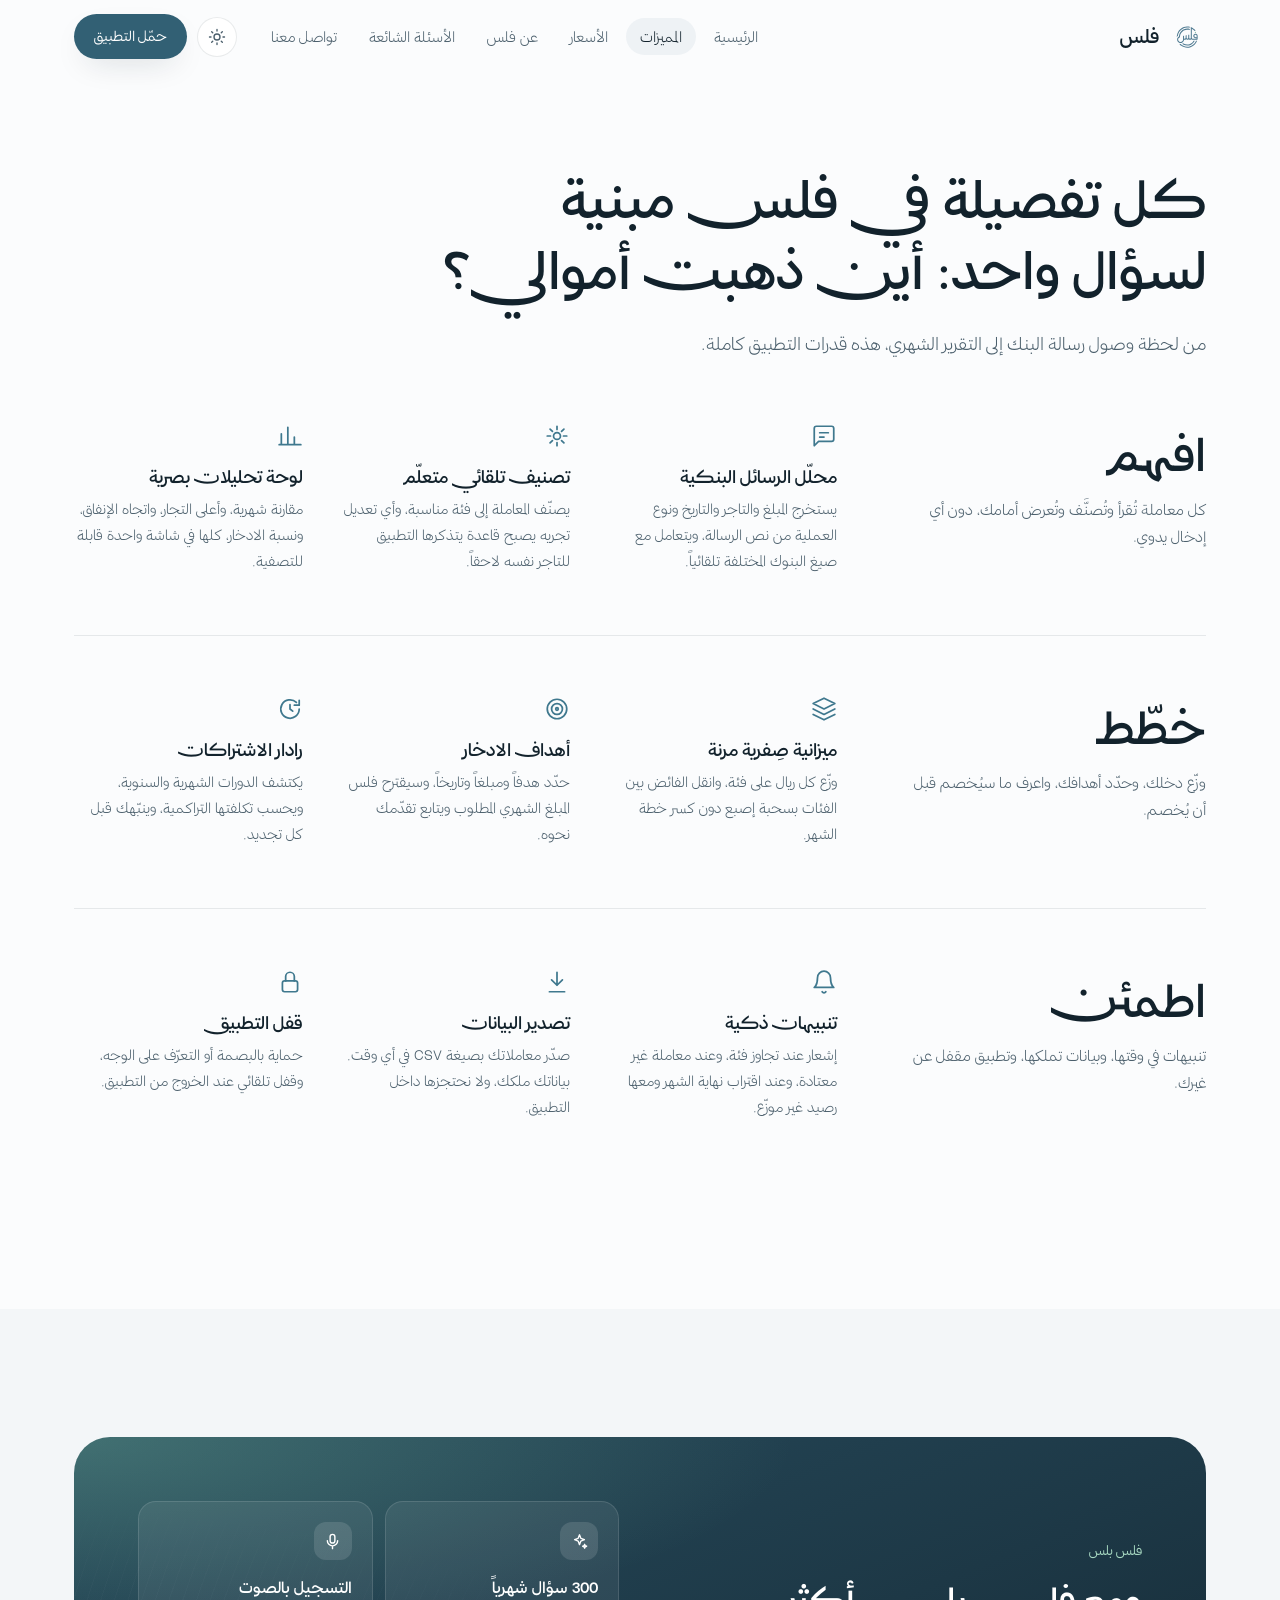
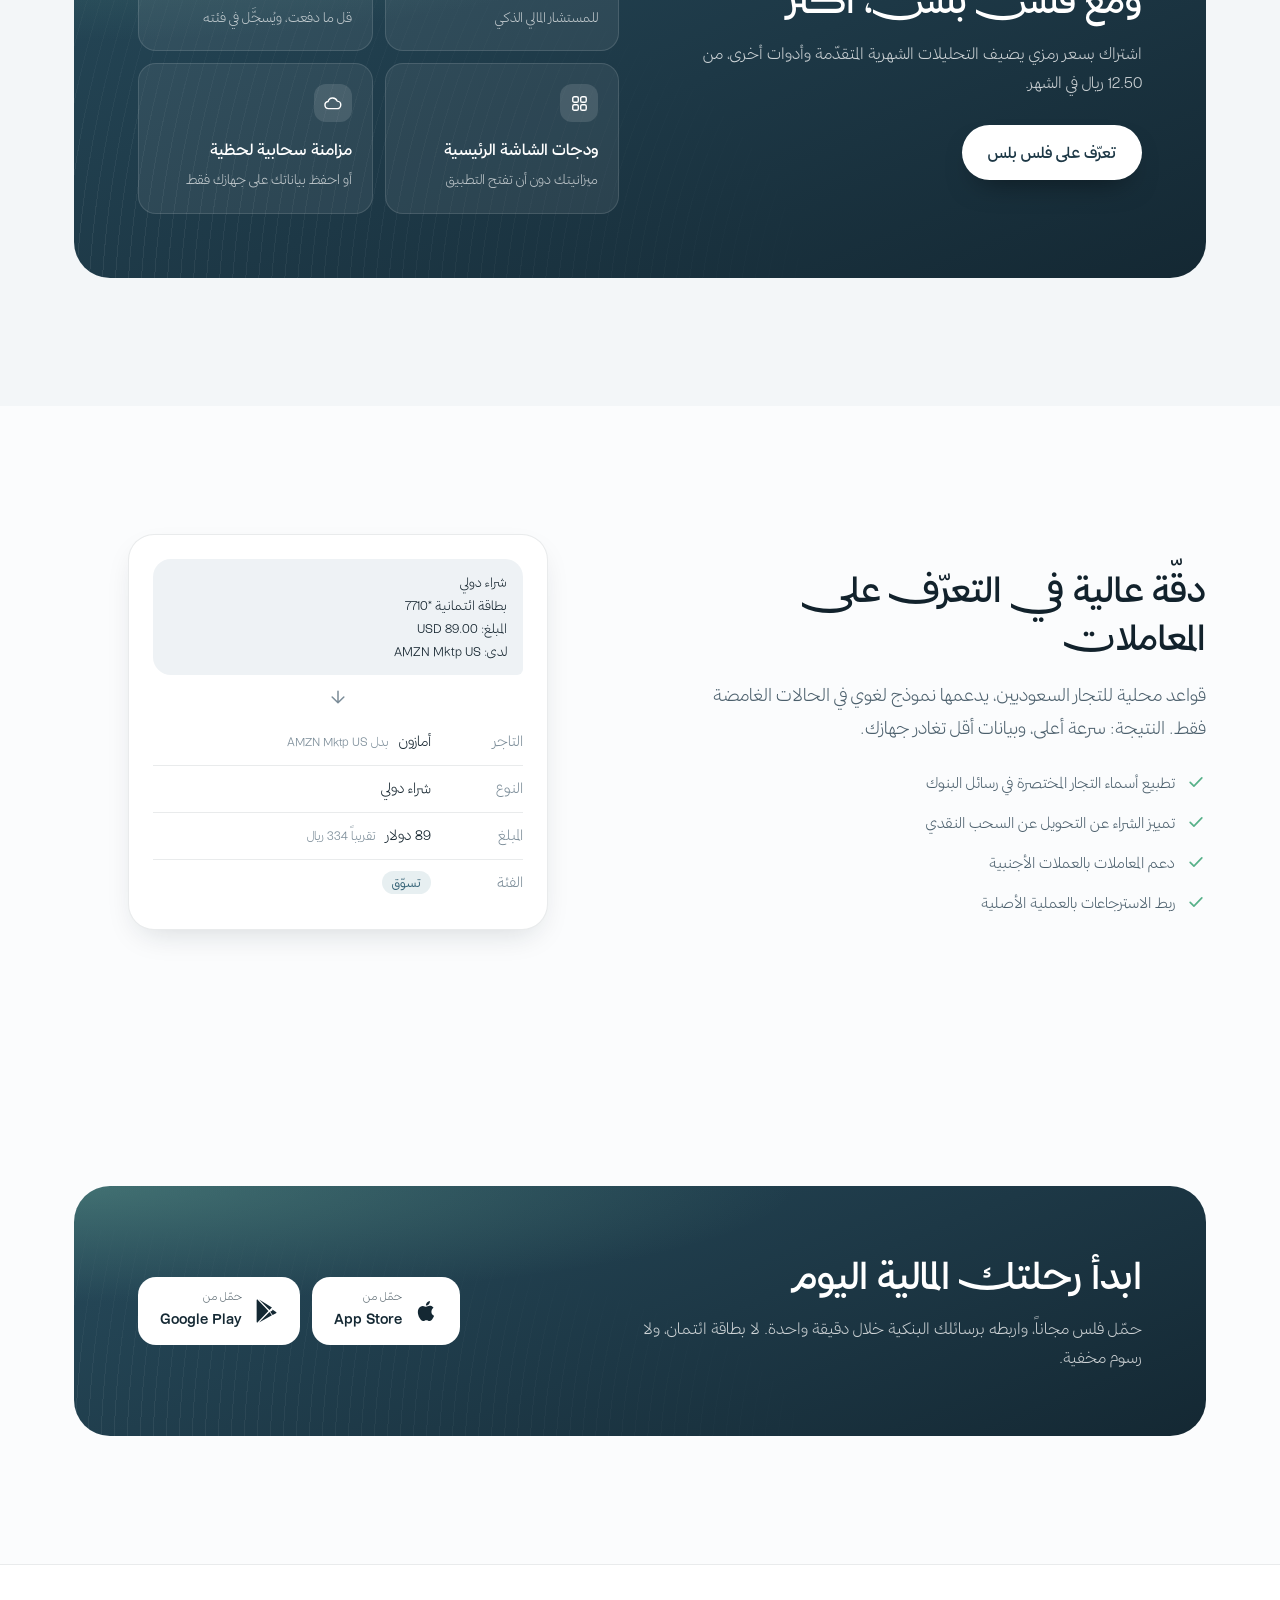
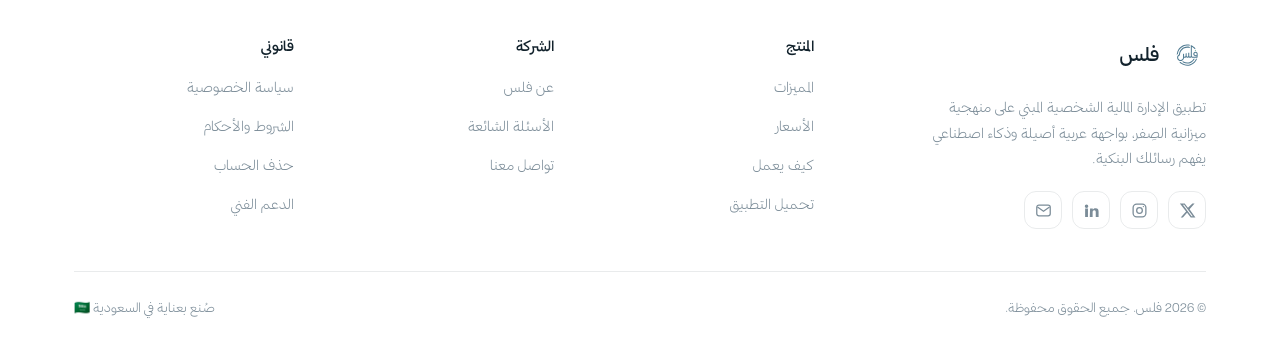
<file: features.html>
<!DOCTYPE html>
<html lang="ar" dir="rtl">

<head>
    <meta charset="UTF-8">
    <meta name="viewport" content="width=device-width, initial-scale=1.0">
    <title>المميزات | فلس</title>
    <meta name="description" content="استعرض القدرات الكاملة لتطبيق فلس: قراءة الرسائل البنكية، التصنيف الذكي، ميزانية الصفر، رادار الاشتراكات، والتقارير البصرية.">
    <meta name="theme-color" content="#3F788E">
    <meta property="og:title" content="المميزات | فلس">
    <meta property="og:description" content="استعرض القدرات الكاملة لتطبيق فلس: قراءة الرسائل البنكية، التصنيف الذكي، ميزانية الصفر، رادار الاشتراكات، والتقارير البصرية.">
    <meta property="og:type" content="website">
    <link rel="icon" href="images/logo.svg" type="image/svg+xml">
    <link rel="preload" href="fonts/tajarib-regular.woff2" as="font" type="font/woff2" crossorigin>
    <link rel="preload" href="fonts/tajarib-bold.woff2" as="font" type="font/woff2" crossorigin>
    <link rel="stylesheet" href="style.css">
    <script>
        (function () {
            try {
                var t = localStorage.getItem('fils-theme');
                if (!t) t = window.matchMedia('(prefers-color-scheme: dark)').matches ? 'dark' : 'light';
                document.documentElement.setAttribute('data-theme', t);
            } catch (e) { document.documentElement.setAttribute('data-theme', 'light'); }
        })();
    </script>
</head>

<body>
    <a href="#main" class="btn btn--sm btn--ghost skip-link">تخطَّ إلى المحتوى</a>

    <!-- ===== HEADER ===== -->
    <header class="header">
        <nav class="nav container" aria-label="التنقل الرئيسي">
            <a href="index.html" class="nav__logo" aria-label="فلس، الصفحة الرئيسية">
                <img src="images/logo.svg" alt="">
                <span>فلس</span>
            </a>
            <ul class="nav__menu" id="navMenu">
                <li><a class="nav__link" href="index.html">الرئيسية</a></li>
                <li><a class="nav__link" href="features.html">المميزات</a></li>
                <li><a class="nav__link" href="pricing.html">الأسعار</a></li>
                <li><a class="nav__link" href="about.html">عن فلس</a></li>
                <li><a class="nav__link" href="faq.html">الأسئلة الشائعة</a></li>
                <li><a class="nav__link" href="contact.html">تواصل معنا</a></li>
            </ul>
            <div class="nav__actions">
                <button class="theme-toggle" data-theme-toggle aria-label="تبديل الوضع الليلي">
                    <svg class="icon-sun" viewBox="0 0 24 24" fill="none" stroke="currentColor" stroke-width="1.8" stroke-linecap="round"><circle cx="12" cy="12" r="4"/><path d="M12 2v2M12 20v2M4.9 4.9l1.4 1.4M17.7 17.7l1.4 1.4M2 12h2M20 12h2M4.9 19.1l1.4-1.4M17.7 6.3l1.4-1.4"/></svg>
                    <svg class="icon-moon" viewBox="0 0 24 24" fill="none" stroke="currentColor" stroke-width="1.8" stroke-linecap="round" stroke-linejoin="round"><path d="M21 12.8A9 9 0 1 1 11.2 3a7 7 0 0 0 9.8 9.8z"/></svg>
                </button>
                <a href="index.html#download" class="btn btn--primary btn--sm nav__cta">حمّل التطبيق</a>
                <button class="nav__burger" aria-label="القائمة" aria-expanded="false" aria-controls="navMenu">
                    <span></span><span></span><span></span>
                </button>
            </div>
        </nav>
    </header>

    <main id="main">
    <section class="intro">
        <div class="container" data-reveal>
            <h1>كل تفصيلة في فلس مبنية لسؤال واحد: أين ذهبت أموالي؟</h1>
            <p class="lead">من لحظة وصول رسالة البنك إلى التقرير الشهري، هذه قدرات التطبيق كاملة.</p>
        </div>
    </section>

    <section class="section section--flush">
        <div class="container">
            <div class="cluster" data-reveal>
                <div class="cluster__head">
                    <h2>افهم</h2>
                    <p>كل معاملة تُقرأ وتُصنَّف وتُعرض أمامك، دون أي إدخال يدوي.</p>
                </div>
                <ul class="cluster__items">
                    <li><svg viewBox="0 0 24 24" fill="none" stroke="currentColor" stroke-width="1.6" stroke-linecap="round" stroke-linejoin="round" aria-hidden="true"><path d="M21 15a2 2 0 0 1-2 2H7l-4 4V5a2 2 0 0 1 2-2h14a2 2 0 0 1 2 2z"/><path d="M8 9h8M8 13h4"/></svg><h3>محلّل الرسائل البنكية</h3><p>يستخرج المبلغ والتاجر والتاريخ ونوع العملية من نص الرسالة، ويتعامل مع صيغ البنوك المختلفة تلقائياً.</p></li>
                    <li><svg viewBox="0 0 24 24" fill="none" stroke="currentColor" stroke-width="1.6" stroke-linecap="round" stroke-linejoin="round" aria-hidden="true"><path d="M12 3v3M12 18v3M3 12h3M18 12h3M5.6 5.6 7.8 7.8M16.2 16.2l2.2 2.2M18.4 5.6l-2.2 2.2M7.8 16.2l-2.2 2.2"/><circle cx="12" cy="12" r="3.2"/></svg><h3>تصنيف تلقائي متعلّم</h3><p>يصنّف المعاملة إلى فئة مناسبة، وأي تعديل تجريه يصبح قاعدة يتذكرها التطبيق للتاجر نفسه لاحقاً.</p></li>
                    <li><svg viewBox="0 0 24 24" fill="none" stroke="currentColor" stroke-width="1.6" stroke-linecap="round" stroke-linejoin="round" aria-hidden="true"><path d="M4 20V10M10 20V4M16 20v-7M22 20H2"/></svg><h3>لوحة تحليلات بصرية</h3><p>مقارنة شهرية، وأعلى التجار، واتجاه الإنفاق، ونسبة الادخار، كلها في شاشة واحدة قابلة للتصفية.</p></li>
                </ul>
            </div>
            <div class="cluster" data-reveal>
                <div class="cluster__head">
                    <h2>خطّط</h2>
                    <p>وزّع دخلك، وحدّد أهدافك، واعرف ما سيُخصم قبل أن يُخصم.</p>
                </div>
                <ul class="cluster__items">
                    <li><svg viewBox="0 0 24 24" fill="none" stroke="currentColor" stroke-width="1.6" stroke-linecap="round" stroke-linejoin="round" aria-hidden="true"><path d="M12 2 2 7l10 5 10-5z"/><path d="m2 17 10 5 10-5M2 12l10 5 10-5"/></svg><h3>ميزانية صِفرية مرنة</h3><p>وزّع كل ريال على فئة، وانقل الفائض بين الفئات بسحبة إصبع دون كسر خطة الشهر.</p></li>
                    <li><svg viewBox="0 0 24 24" fill="none" stroke="currentColor" stroke-width="1.6" stroke-linecap="round" stroke-linejoin="round" aria-hidden="true"><circle cx="12" cy="12" r="9"/><circle cx="12" cy="12" r="5"/><circle cx="12" cy="12" r="1.2"/></svg><h3>أهداف الادخار</h3><p>حدّد هدفاً ومبلغاً وتاريخاً، وسيقترح فلس المبلغ الشهري المطلوب ويتابع تقدّمك نحوه.</p></li>
                    <li><svg viewBox="0 0 24 24" fill="none" stroke="currentColor" stroke-width="1.6" stroke-linecap="round" stroke-linejoin="round" aria-hidden="true"><path d="M20.5 12a8.5 8.5 0 1 1-2.6-6.1"/><path d="M20.5 4v4.5H16"/><path d="M12 8v4l2.5 2"/></svg><h3>رادار الاشتراكات</h3><p>يكتشف الدورات الشهرية والسنوية، ويحسب تكلفتها التراكمية، وينبّهك قبل كل تجديد.</p></li>
                </ul>
            </div>
            <div class="cluster" data-reveal>
                <div class="cluster__head">
                    <h2>اطمئن</h2>
                    <p>تنبيهات في وقتها، وبيانات تملكها، وتطبيق مقفل عن غيرك.</p>
                </div>
                <ul class="cluster__items">
                    <li><svg viewBox="0 0 24 24" fill="none" stroke="currentColor" stroke-width="1.6" stroke-linecap="round" stroke-linejoin="round" aria-hidden="true"><path d="M18 8A6 6 0 1 0 6 8c0 7-3 9-3 9h18s-3-2-3-9"/><path d="M13.7 21a2 2 0 0 1-3.4 0"/></svg><h3>تنبيهات ذكية</h3><p>إشعار عند تجاوز فئة، وعند معاملة غير معتادة، وعند اقتراب نهاية الشهر ومعها رصيد غير موزّع.</p></li>
                    <li><svg viewBox="0 0 24 24" fill="none" stroke="currentColor" stroke-width="1.6" stroke-linecap="round" stroke-linejoin="round" aria-hidden="true"><path d="M12 3v12M7 10l5 5 5-5"/><path d="M5 21h14"/></svg><h3>تصدير البيانات</h3><p>صدّر معاملاتك بصيغة CSV في أي وقت. بياناتك ملكك، ولا نحتجزها داخل التطبيق.</p></li>
                    <li><svg viewBox="0 0 24 24" fill="none" stroke="currentColor" stroke-width="1.6" stroke-linecap="round" stroke-linejoin="round" aria-hidden="true"><rect x="5" y="11" width="14" height="10" rx="2"/><path d="M8 11V7a4 4 0 0 1 8 0v4"/></svg><h3>قفل التطبيق</h3><p>حماية بالبصمة أو التعرّف على الوجه، وقفل تلقائي عند الخروج من التطبيق.</p></li>
                </ul>
            </div>
        </div>
    </section>

    <!-- ===== PLUS ===== -->
    <section class="section section--alt">
        <div class="container">
            <div class="band" data-reveal>
                <div>
                    <span class="status status--plain">فلس بلس</span>
                    <h2>ومع فلس بلس، أكثر</h2>
                    <p>اشتراك بسعر رمزي يضيف التحليلات الشهرية المتقدّمة وأدوات أخرى، من 12.50 ريال في الشهر.</p>
                    <a href="pricing.html" class="btn btn--light">تعرّف على فلس بلس</a>
                </div>
                <ul class="band-grid">
                    <li><i><svg viewBox="0 0 24 24" fill="none" stroke="currentColor" stroke-width="1.7" stroke-linecap="round" stroke-linejoin="round" aria-hidden="true"><path d="M12 3.5 13.7 8l4.5 1.7-4.5 1.7L12 16l-1.7-4.6L5.8 9.7 10.3 8z"/><path d="M18.5 15.5l.7 1.8 1.8.7-1.8.7-.7 1.8-.7-1.8-1.8-.7 1.8-.7z"/></svg></i><b>300 سؤال شهرياً</b><span>للمستشار المالي الذكي</span></li>
                    <li><i><svg viewBox="0 0 24 24" fill="none" stroke="currentColor" stroke-width="1.8" stroke-linecap="round" stroke-linejoin="round" aria-hidden="true"><rect x="9" y="3" width="6" height="11" rx="3"/><path d="M5.5 11a6.5 6.5 0 0 0 13 0M12 17.5V21"/></svg></i><b>التسجيل بالصوت</b><span>قل ما دفعت، ويُسجَّل في فئته</span></li>
                    <li><i><svg viewBox="0 0 24 24" fill="none" stroke="currentColor" stroke-width="1.8" stroke-linecap="round" stroke-linejoin="round" aria-hidden="true"><rect x="3.5" y="3.5" width="7" height="7" rx="2"/><rect x="13.5" y="3.5" width="7" height="7" rx="2"/><rect x="3.5" y="13.5" width="7" height="7" rx="2"/><rect x="13.5" y="13.5" width="7" height="7" rx="2"/></svg></i><b>ودجات الشاشة الرئيسية</b><span>ميزانيتك دون أن تفتح التطبيق</span></li>
                    <li><i><svg viewBox="0 0 24 24" fill="none" stroke="currentColor" stroke-width="1.8" stroke-linecap="round" stroke-linejoin="round" aria-hidden="true"><path d="M7 18.5a4.5 4.5 0 0 1-.6-8.96A6 6 0 0 1 17.9 9a4.75 4.75 0 0 1-.4 9.5z"/></svg></i><b>مزامنة سحابية لحظية</b><span>أو احفظ بياناتك على جهازك فقط</span></li>
                </ul>
            </div>
        </div>
    </section>

    <!-- ===== UNDER THE HOOD ===== -->
    <section class="section">
        <div class="container split">
            <div data-reveal>
                <h2>دقّة عالية في التعرّف على المعاملات</h2>
                <p class="lead">قواعد محلية للتجار السعوديين، يدعمها نموذج لغوي في الحالات الغامضة فقط. النتيجة: سرعة أعلى، وبيانات أقل تغادر جهازك.</p>
                <ul class="checklist">
                    <li><svg viewBox="0 0 24 24" fill="none" stroke="currentColor" stroke-width="2" stroke-linecap="round" stroke-linejoin="round" aria-hidden="true"><path d="m5 12.5 4.5 4.5L19 7"/></svg> تطبيع أسماء التجار المختصرة في رسائل البنوك</li>
                    <li><svg viewBox="0 0 24 24" fill="none" stroke="currentColor" stroke-width="2" stroke-linecap="round" stroke-linejoin="round" aria-hidden="true"><path d="m5 12.5 4.5 4.5L19 7"/></svg> تمييز الشراء عن التحويل عن السحب النقدي</li>
                    <li><svg viewBox="0 0 24 24" fill="none" stroke="currentColor" stroke-width="2" stroke-linecap="round" stroke-linejoin="round" aria-hidden="true"><path d="m5 12.5 4.5 4.5L19 7"/></svg> دعم المعاملات بالعملات الأجنبية</li>
                    <li><svg viewBox="0 0 24 24" fill="none" stroke="currentColor" stroke-width="2" stroke-linecap="round" stroke-linejoin="round" aria-hidden="true"><path d="m5 12.5 4.5 4.5L19 7"/></svg> ربط الاسترجاعات بالعملية الأصلية</li>
                </ul>
            </div>
            <div class="split__visual" data-reveal data-reveal-delay="120">
                <div class="parse" aria-hidden="true">
                    <p class="sms__body">شراء دولي<br>بطاقة ائتمانية *7710<br>المبلغ: 89.00 USD<br>لدى: AMZN Mktp US</p>
                    <span class="parse__arrow"><svg viewBox="0 0 24 24" fill="none" stroke="currentColor" stroke-width="1.8" stroke-linecap="round" stroke-linejoin="round" aria-hidden="true"><path d="M12 5v14M19 12l-7 7-7-7"/></svg></span>
                    <dl class="parse__out">
                        <div><dt>التاجر</dt><dd>أمازون <small>بدل AMZN Mktp US</small></dd></div>
                        <div><dt>النوع</dt><dd>شراء دولي</dd></div>
                        <div><dt>المبلغ</dt><dd>89 دولار <small>تقريباً 334 ريال</small></dd></div>
                        <div><dt>الفئة</dt><dd><span class="tag">تسوّق</span></dd></div>
                    </dl>
                </div>
            </div>
        </div>
    </section>

    <!-- ===== DOWNLOAD ===== -->
    <section class="section" id="download">
        <div class="container">
            <div class="cta" data-reveal>
                <div>
                    <h2>ابدأ رحلتك المالية اليوم</h2>
                    <p>حمّل فلس مجاناً، واربطه برسائلك البنكية خلال دقيقة واحدة. لا بطاقة ائتمان، ولا رسوم مخفية.</p>
                </div>
                <div class="stores">
                    <a href="#" class="store" aria-label="حمّل من App Store">
                        <svg viewBox="0 0 24 24" fill="currentColor" aria-hidden="true"><path d="M18.71 19.5c-.83 1.24-1.71 2.45-3.05 2.47-1.34.03-1.77-.79-3.29-.79-1.53 0-2 .77-3.27.82-1.31.05-2.3-1.32-3.14-2.53C4.25 17 2.94 12.45 4.7 9.39c.87-1.52 2.43-2.48 4.12-2.51 1.28-.02 2.5.87 3.29.87.78 0 2.26-1.07 3.8-.91.65.03 2.47.26 3.64 1.98-.09.06-2.17 1.28-2.15 3.81.03 3.02 2.65 4.03 2.68 4.04-.03.07-.42 1.44-1.38 2.83M13 3.5c.73-.83 1.94-1.46 2.94-1.5.13 1.17-.34 2.35-1.04 3.19-.69.85-1.83 1.51-2.95 1.42-.15-1.15.41-2.35 1.05-3.11z"/></svg>
                        <div><small>حمّل من</small><strong>App Store</strong></div>
                    </a>
                    <a href="#" class="store" aria-label="حمّل من Google Play">
                        <svg viewBox="0 0 24 24" fill="currentColor" aria-hidden="true"><path d="M3.18 23.67c-.3-.18-.55-.52-.55-.97V1.3c0-.45.25-.79.55-.97l11.25 11.67L3.18 23.67zM15.47 13.05L5.08 23.44l12.85-7.2-2.46-3.19zm2.93-1.62l-2.19 1.24L18.68 16l3.34-1.87c.6-.34.6-.89 0-1.23l-3.62-2.47zM5.08.56l10.39 10.4 2.46-2.55L5.08.56z"/></svg>
                        <div><small>حمّل من</small><strong>Google Play</strong></div>
                    </a>
                </div>
            </div>
        </div>
    </section>

    </main>

    <!-- ===== FOOTER ===== -->
    <footer class="footer">
        <div class="container">
            <div class="footer__grid">
                <div class="footer__brand">
                    <a href="index.html" class="nav__logo footer__lockup"><img src="images/logo.svg" alt=""><span>فلس</span></a>
                    <p>تطبيق الإدارة المالية الشخصية المبني على منهجية ميزانية الصِفر، بواجهة عربية أصيلة وذكاء اصطناعي يفهم رسائلك البنكية.</p>
                    <div class="socials">
                        <a href="#" aria-label="إكس"><svg viewBox="0 0 24 24" fill="currentColor"><path d="M18.9 2H22l-7.1 8.1L23.2 22h-6.6l-5.2-6.8L5.5 22H2.4l7.6-8.7L1.2 2h6.8l4.7 6.2L18.9 2zm-1.1 18.1h1.7L7.3 3.8H5.5l12.3 16.3z"/></svg></a>
                        <a href="#" aria-label="إنستغرام"><svg viewBox="0 0 24 24" fill="none" stroke="currentColor" stroke-width="1.8"><rect x="3" y="3" width="18" height="18" rx="5"/><circle cx="12" cy="12" r="4"/><circle cx="17.5" cy="6.5" r="1" fill="currentColor" stroke="none"/></svg></a>
                        <a href="#" aria-label="لينكدإن"><svg viewBox="0 0 24 24" fill="currentColor"><path d="M4.98 3.5A2.5 2.5 0 1 0 5 8.5a2.5 2.5 0 0 0-.02-5zM3 9h4v12H3zM10 9h3.8v1.7h.06c.53-.95 1.83-1.95 3.76-1.95C21.4 8.75 22 11 22 14.1V21h-4v-6.1c0-1.46-.03-3.34-2.06-3.34-2.06 0-2.38 1.59-2.38 3.23V21h-4z"/></svg></a>
                        <a href="mailto:support@fils.app" aria-label="البريد"><svg viewBox="0 0 24 24" fill="none" stroke="currentColor" stroke-width="1.8"><rect x="2.5" y="4.5" width="19" height="15" rx="3"/><path d="m3.5 7 8.5 6 8.5-6"/></svg></a>
                    </div>
                </div>
                <div class="footer__col">
                    <h4>المنتج</h4>
                    <ul>
                        <li><a href="features.html">المميزات</a></li>
                        <li><a href="pricing.html">الأسعار</a></li>
                        <li><a href="index.html#how">كيف يعمل</a></li>
                        <li><a href="index.html#download">تحميل التطبيق</a></li>
                    </ul>
                </div>
                <div class="footer__col">
                    <h4>الشركة</h4>
                    <ul>
                        <li><a href="about.html">عن فلس</a></li>
                        <li><a href="faq.html">الأسئلة الشائعة</a></li>
                        <li><a href="contact.html">تواصل معنا</a></li>
                    </ul>
                </div>
                <div class="footer__col">
                    <h4>قانوني</h4>
                    <ul>
                        <li><a href="privacy.html">سياسة الخصوصية</a></li>
                        <li><a href="terms.html">الشروط والأحكام</a></li>
                        <li><a href="delete-account.html">حذف الحساب</a></li>
                        <li><a href="mailto:support@fils.app">الدعم الفني</a></li>
                    </ul>
                </div>
            </div>
            <div class="footer__bottom">
                <p>© <span data-year>2026</span> فلس. جميع الحقوق محفوظة.</p>
                <p>صُنع بعناية في السعودية 🇸🇦</p>
            </div>
        </div>
    </footer>

    <script src="script.js"></script>
</body>

</html>
</file>
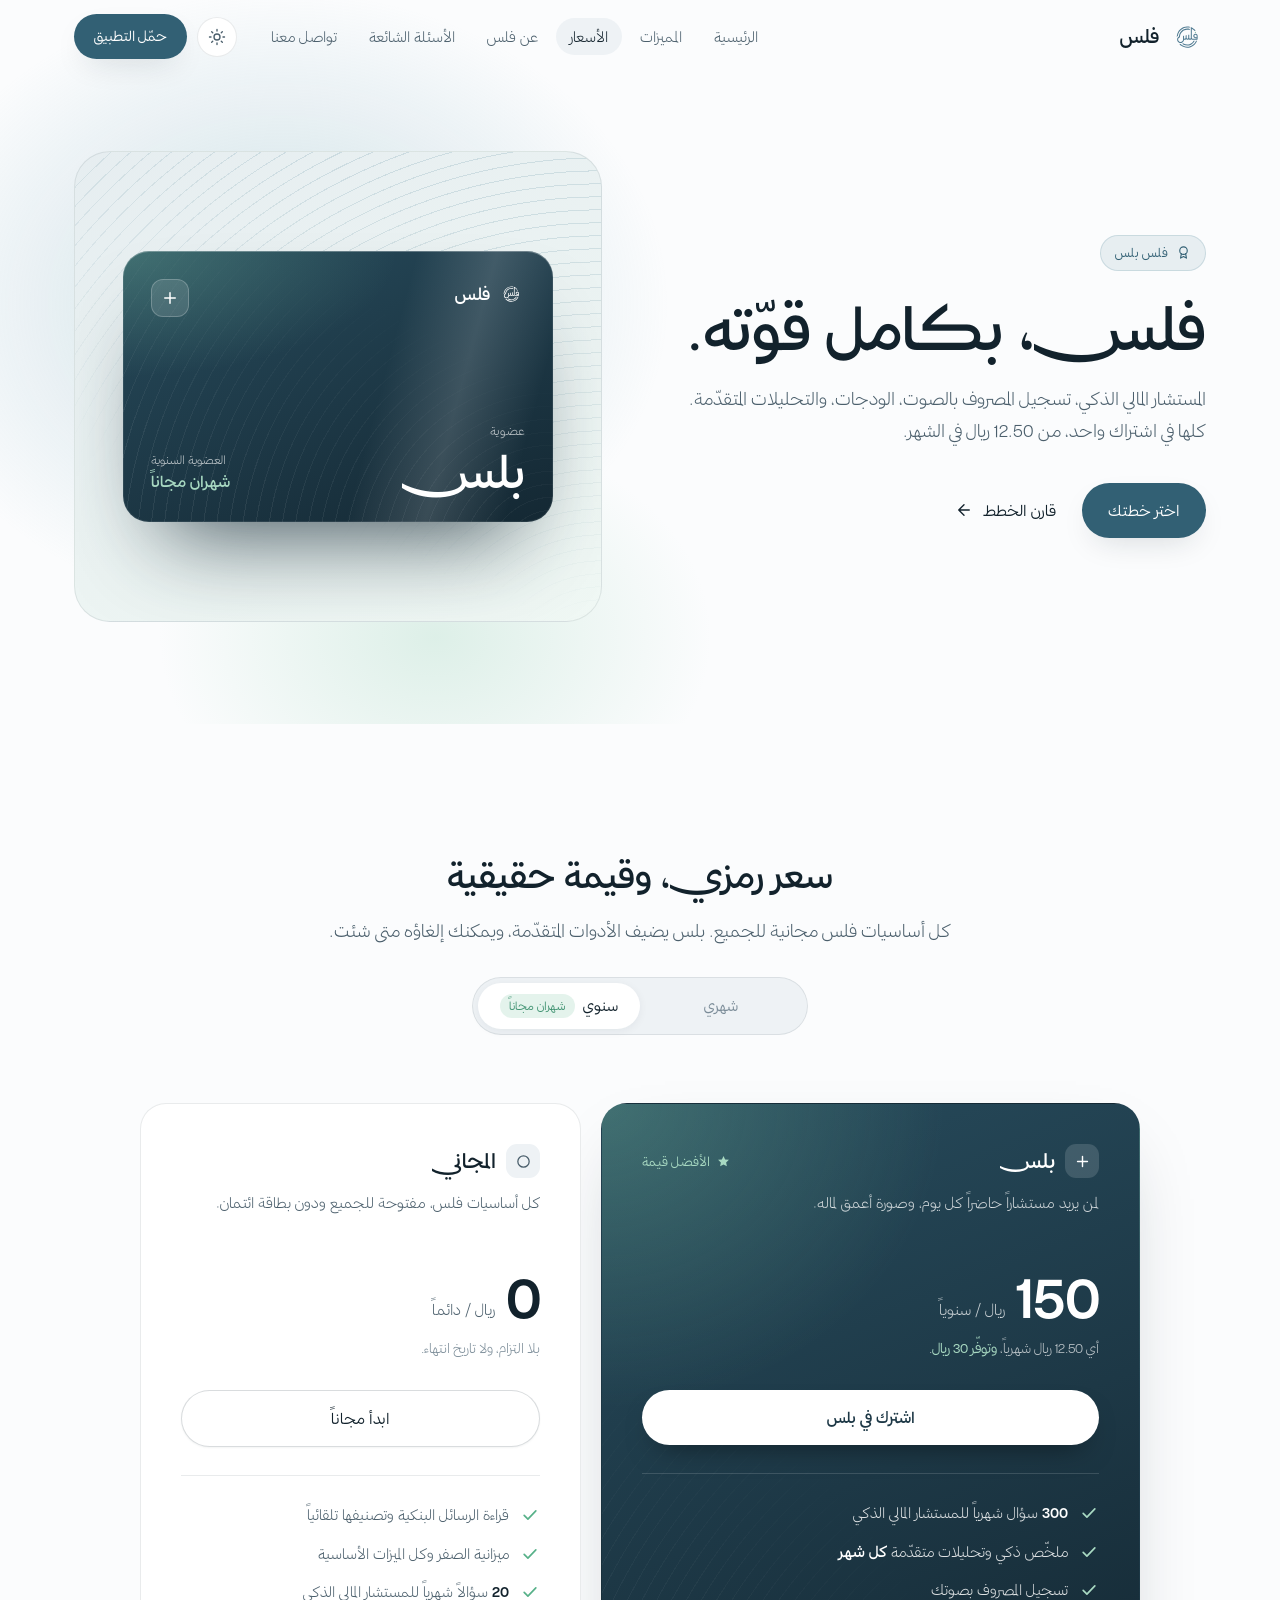
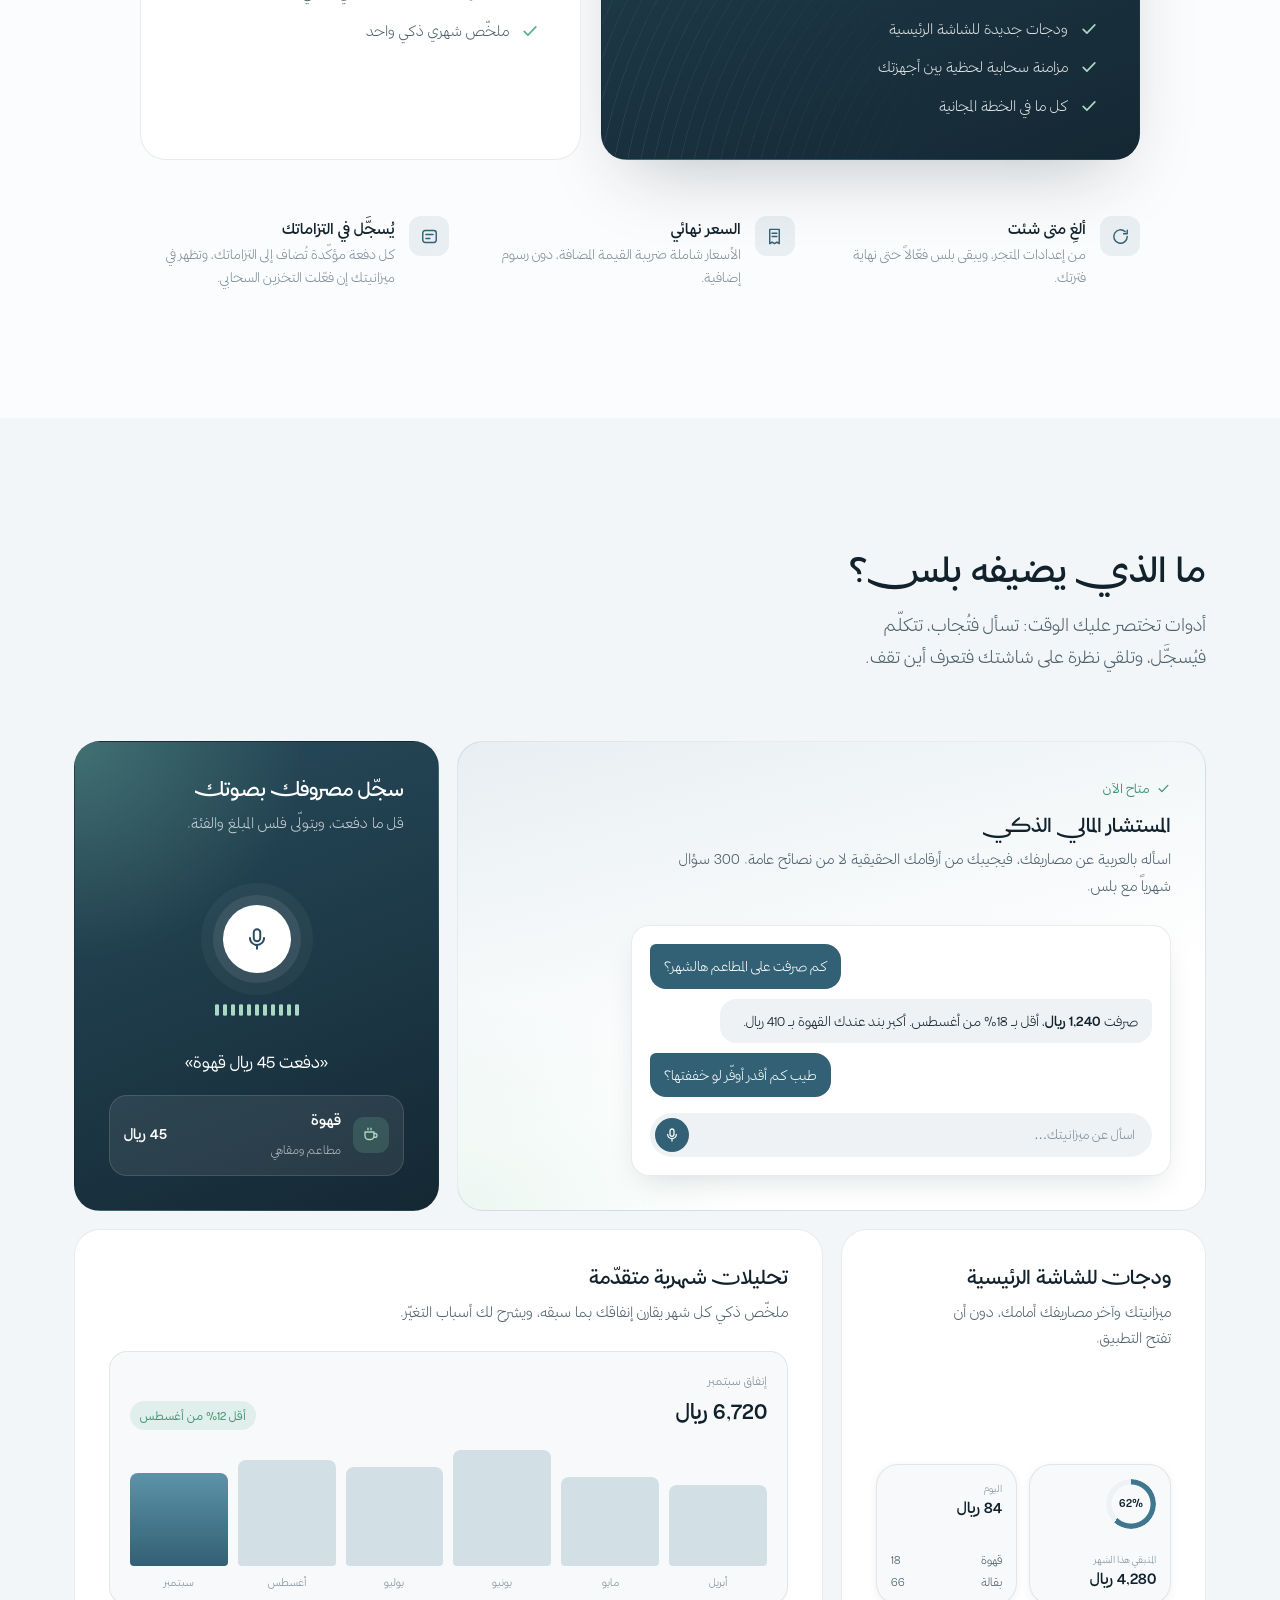
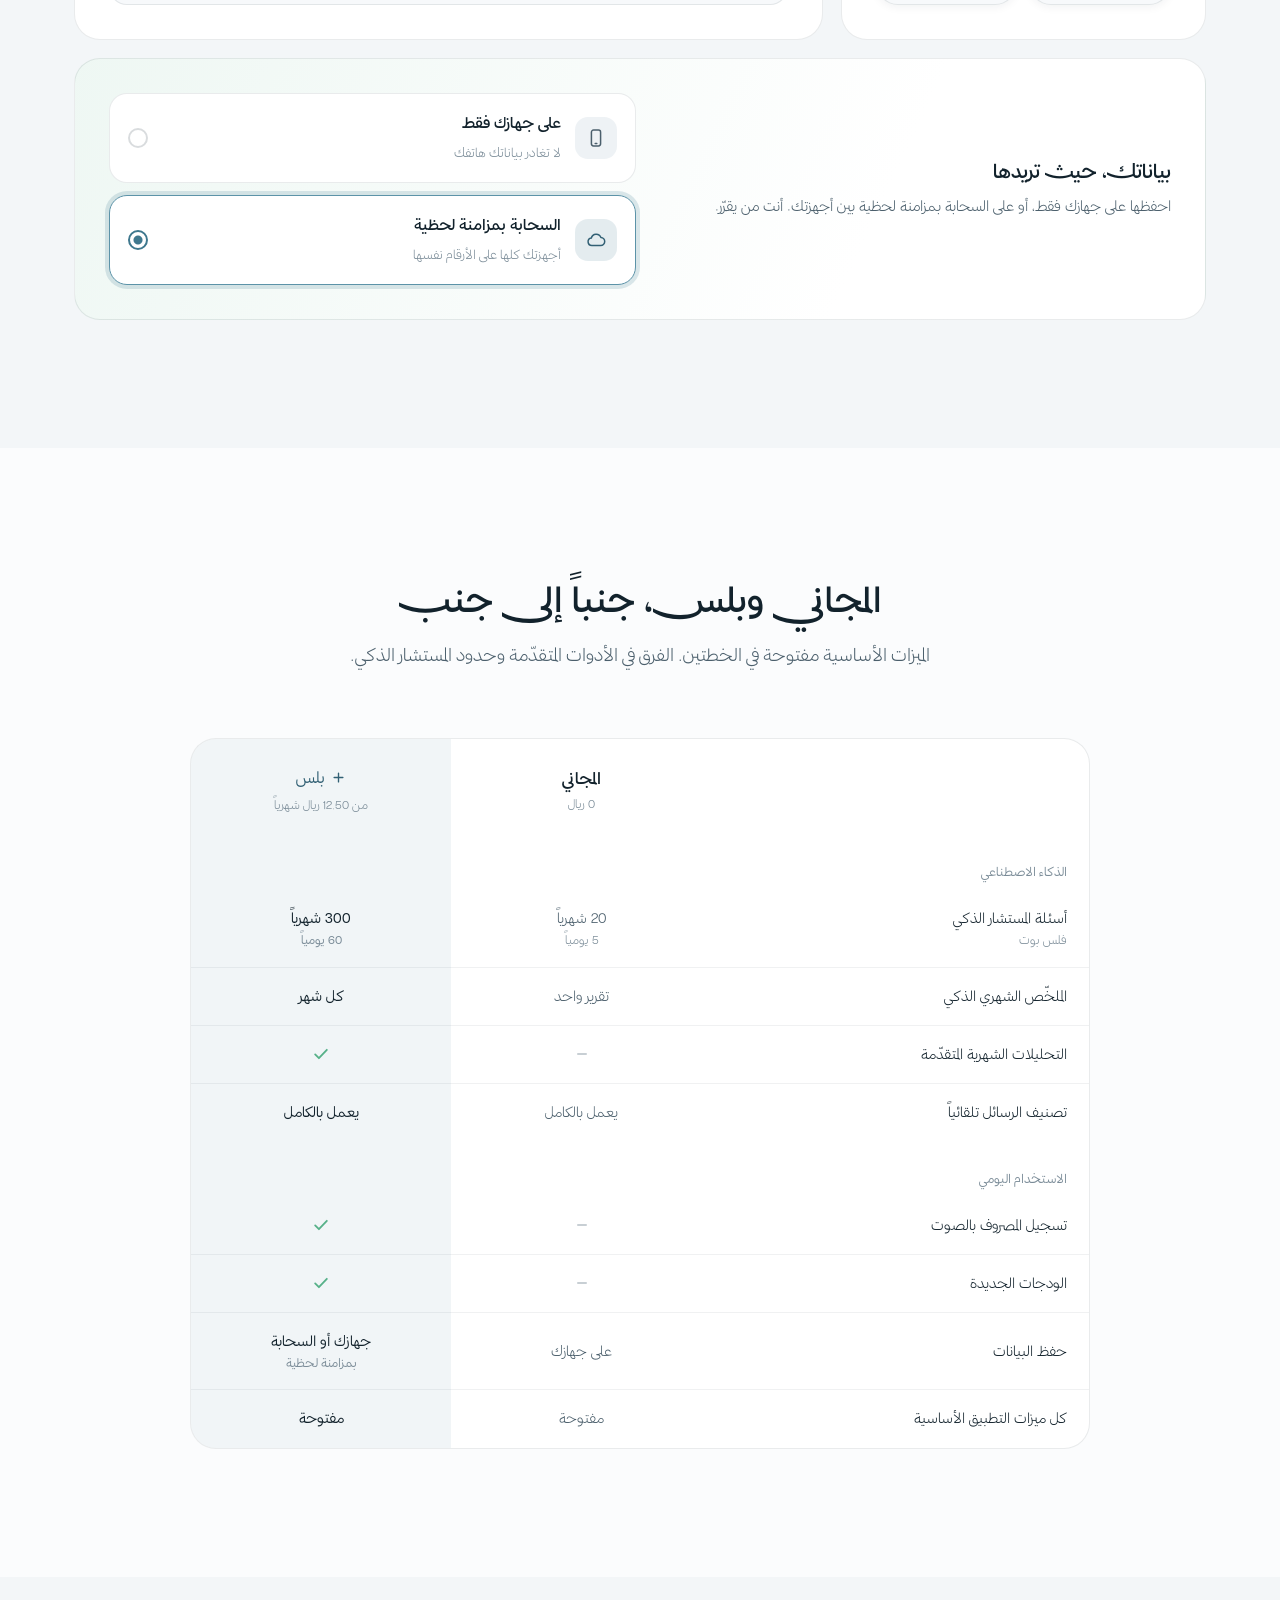
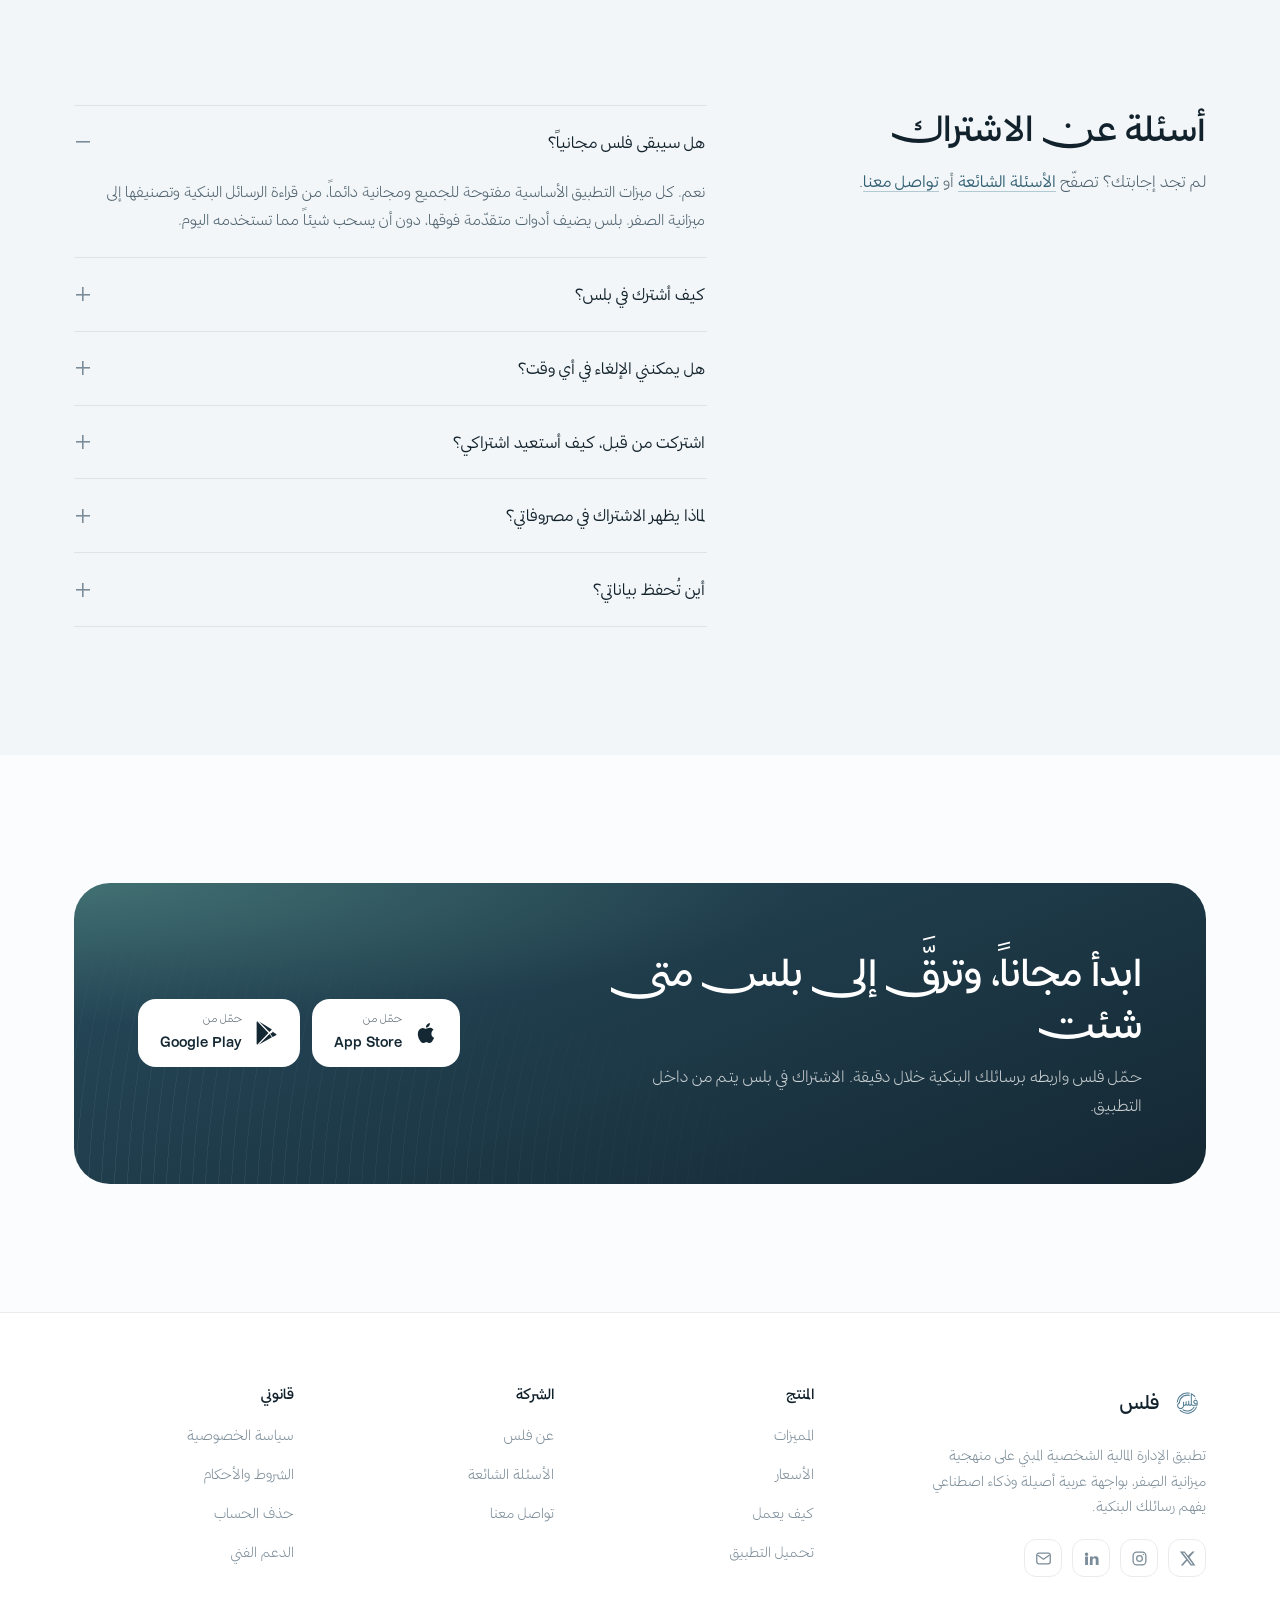
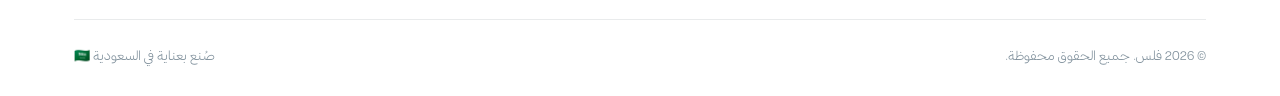
<file: pricing.html>
<!DOCTYPE html>
<html lang="ar" dir="rtl">

<head>
    <meta charset="UTF-8">
    <meta name="viewport" content="width=device-width, initial-scale=1.0">
    <title>فلس بلس | الأسعار</title>
    <meta name="description" content="فلس بلس: المستشار المالي الذكي، تسجيل المصروف بالصوت، الودجات، والتحليلات الشهرية المتقدّمة. 15 ريال شهرياً أو 150 ريال سنوياً، والأساسيات مجانية دائماً.">
    <meta name="theme-color" content="#3F788E">
    <meta property="og:title" content="فلس بلس | الأسعار">
    <meta property="og:description" content="فلس بلس: المستشار المالي الذكي، تسجيل المصروف بالصوت، الودجات، والتحليلات الشهرية المتقدّمة. 15 ريال شهرياً أو 150 ريال سنوياً، والأساسيات مجانية دائماً.">
    <meta property="og:type" content="website">
    <link rel="icon" href="images/logo.svg" type="image/svg+xml">
    <link rel="preload" href="fonts/tajarib-regular.woff2" as="font" type="font/woff2" crossorigin>
    <link rel="preload" href="fonts/tajarib-bold.woff2" as="font" type="font/woff2" crossorigin>
    <link rel="stylesheet" href="style.css">
    <script>
        (function () {
            try {
                var t = localStorage.getItem('fils-theme');
                if (!t) t = window.matchMedia('(prefers-color-scheme: dark)').matches ? 'dark' : 'light';
                document.documentElement.setAttribute('data-theme', t);
            } catch (e) { document.documentElement.setAttribute('data-theme', 'light'); }
        })();
    </script>
</head>

<body>
    <a href="#main" class="btn btn--sm btn--ghost skip-link">تخطَّ إلى المحتوى</a>

    <!-- ===== HEADER ===== -->
    <header class="header">
        <nav class="nav container" aria-label="التنقل الرئيسي">
            <a href="index.html" class="nav__logo" aria-label="فلس، الصفحة الرئيسية">
                <img src="images/logo.svg" alt="">
                <span>فلس</span>
            </a>
            <ul class="nav__menu" id="navMenu">
                <li><a class="nav__link" href="index.html">الرئيسية</a></li>
                <li><a class="nav__link" href="features.html">المميزات</a></li>
                <li><a class="nav__link" href="pricing.html">الأسعار</a></li>
                <li><a class="nav__link" href="about.html">عن فلس</a></li>
                <li><a class="nav__link" href="faq.html">الأسئلة الشائعة</a></li>
                <li><a class="nav__link" href="contact.html">تواصل معنا</a></li>
            </ul>
            <div class="nav__actions">
                <button class="theme-toggle" data-theme-toggle aria-label="تبديل الوضع الليلي">
                    <svg class="icon-sun" viewBox="0 0 24 24" fill="none" stroke="currentColor" stroke-width="1.8" stroke-linecap="round"><circle cx="12" cy="12" r="4"/><path d="M12 2v2M12 20v2M4.9 4.9l1.4 1.4M17.7 17.7l1.4 1.4M2 12h2M20 12h2M4.9 19.1l1.4-1.4M17.7 6.3l1.4-1.4"/></svg>
                    <svg class="icon-moon" viewBox="0 0 24 24" fill="none" stroke="currentColor" stroke-width="1.8" stroke-linecap="round" stroke-linejoin="round"><path d="M21 12.8A9 9 0 1 1 11.2 3a7 7 0 0 0 9.8 9.8z"/></svg>
                </button>
                <a href="index.html#download" class="btn btn--primary btn--sm nav__cta">حمّل التطبيق</a>
                <button class="nav__burger" aria-label="القائمة" aria-expanded="false" aria-controls="navMenu">
                    <span></span><span></span><span></span>
                </button>
            </div>
        </nav>
    </header>

    <main id="main">

    <!-- ===== HERO ===== -->
    <section class="plus-hero">
        <div class="container plus-hero__inner">
            <div data-reveal>
                <span class="eyebrow plus-badge">
                    <svg viewBox="0 0 24 24" fill="none" stroke="currentColor" stroke-width="1.8" stroke-linecap="round" stroke-linejoin="round" aria-hidden="true"><circle cx="12" cy="9" r="6"/><path d="M8.6 13.8 7.3 21l4.7-2.5 4.7 2.5-1.3-7.2"/></svg>
                    فلس بلس
                </span>
                <h1>فلس، بكامل قوّته.</h1>
                <p class="lead">المستشار المالي الذكي، تسجيل المصروف بالصوت، الودجات، والتحليلات المتقدّمة. كلها في اشتراك واحد، من 12.50 ريال في الشهر.</p>
                <div class="plus-hero__cta">
                    <a href="#plans" class="btn btn--primary">اختر خطتك</a>
                    <a href="#compare" class="btn btn--quiet">
                        قارن الخطط
                        <svg viewBox="0 0 24 24" fill="none" stroke="currentColor" stroke-width="1.8" stroke-linecap="round" stroke-linejoin="round" aria-hidden="true"><path d="M19 12H5M12 19l-7-7 7-7"/></svg>
                    </a>
                </div>
            </div>

            <div class="stage stage--soft" data-reveal data-reveal-delay="120">
                <div class="pass-stage" data-tilt>
                    <div class="pass pass--front" role="img" aria-label="بطاقة عضوية فلس بلس السنوية">
                        <span class="pass__sheen"></span>
                        <div class="pass__row" aria-hidden="true">
                            <span class="pass__brand"><img src="images/logo.svg" alt="">فلس</span>
                            <span class="pass__mark"><svg viewBox="0 0 24 24" fill="none" stroke="currentColor" stroke-width="2" stroke-linecap="round"><path d="M12 5v14M5 12h14"/></svg></span>
                        </div>
                        <div class="pass__row" aria-hidden="true">
                            <span class="pass__name display"><small>عضوية</small>بلس</span>
                            <span class="pass__meta">العضوية السنوية<b>شهران مجاناً</b></span>
                        </div>
                    </div>
                </div>
            </div>
        </div>
    </section>

    <!-- ===== PLANS ===== -->
    <section class="section plus-plans" id="plans">
        <div class="container">
            <div class="section-head" data-reveal>
                <h2>سعر رمزي، وقيمة حقيقية</h2>
                <p class="lead">كل أساسيات فلس مجانية للجميع. بلس يضيف الأدوات المتقدّمة، ويمكنك إلغاؤه متى شئت.</p>
                <fieldset class="billing">
                    <legend class="sr-only">مدة الاشتراك</legend>
                    <input type="radio" name="billing" id="bill-monthly" value="monthly">
                    <label for="bill-monthly">شهري</label>
                    <input type="radio" name="billing" id="bill-yearly" value="yearly" checked>
                    <label for="bill-yearly">سنوي <span class="billing__save">شهران مجاناً</span></label>
                    <span class="billing__thumb" aria-hidden="true"></span>
                </fieldset>
            </div>

            <div class="tiers">
                <article class="tier tier--plus" data-reveal>
                    <header class="tier__head">
                        <h3 class="tier__name">
                            <i><svg viewBox="0 0 24 24" fill="none" stroke="currentColor" stroke-width="2" stroke-linecap="round" aria-hidden="true"><path d="M12 5v14M5 12h14"/></svg></i>
                            بلس
                        </h3>
                        <span class="tier__flag">
                            <svg viewBox="0 0 24 24" fill="currentColor" aria-hidden="true"><path d="m12 3 2.6 5.6 6.1.7-4.5 4.2 1.2 6L12 16.6 6.6 19.5l1.2-6-4.5-4.2 6.1-.7z"/></svg>
                            الأفضل قيمة
                        </span>
                    </header>
                    <p class="tier__desc">لمن يريد مستشاراً حاضراً كل يوم، وصورة أعمق لماله.</p>
                    <div class="tier__price">
                        <p class="price is-monthly"><b>15</b><span>ريال / شهرياً</span></p>
                        <p class="price is-yearly"><b>150</b><span>ريال / سنوياً</span></p>
                    </div>
                    <p class="tier__note">
                        <span class="is-monthly">يتجدّد كل شهر، ويمكنك الإلغاء متى شئت.</span>
                        <span class="is-yearly">أي 12.50 ريال شهرياً، <b>وتوفّر 30 ريال</b>.</span>
                    </p>
                    <a href="#download" class="btn btn--light">اشترك في بلس</a>
                    <ul class="tier__list">
                        <li><svg viewBox="0 0 24 24" fill="none" stroke="currentColor" stroke-width="2" stroke-linecap="round" stroke-linejoin="round" aria-hidden="true"><path d="m5 12.5 4.5 4.5L19 7"/></svg><span><b>300</b> سؤال شهرياً للمستشار المالي الذكي</span></li>
                        <li><svg viewBox="0 0 24 24" fill="none" stroke="currentColor" stroke-width="2" stroke-linecap="round" stroke-linejoin="round" aria-hidden="true"><path d="m5 12.5 4.5 4.5L19 7"/></svg><span>ملخّص ذكي وتحليلات متقدّمة <b>كل شهر</b></span></li>
                        <li><svg viewBox="0 0 24 24" fill="none" stroke="currentColor" stroke-width="2" stroke-linecap="round" stroke-linejoin="round" aria-hidden="true"><path d="m5 12.5 4.5 4.5L19 7"/></svg><span>تسجيل المصروف بصوتك</span></li>
                        <li><svg viewBox="0 0 24 24" fill="none" stroke="currentColor" stroke-width="2" stroke-linecap="round" stroke-linejoin="round" aria-hidden="true"><path d="m5 12.5 4.5 4.5L19 7"/></svg><span>ودجات جديدة للشاشة الرئيسية</span></li>
                        <li><svg viewBox="0 0 24 24" fill="none" stroke="currentColor" stroke-width="2" stroke-linecap="round" stroke-linejoin="round" aria-hidden="true"><path d="m5 12.5 4.5 4.5L19 7"/></svg><span>مزامنة سحابية لحظية بين أجهزتك</span></li>
                        <li><svg viewBox="0 0 24 24" fill="none" stroke="currentColor" stroke-width="2" stroke-linecap="round" stroke-linejoin="round" aria-hidden="true"><path d="m5 12.5 4.5 4.5L19 7"/></svg><span>كل ما في الخطة المجانية</span></li>
                    </ul>
                </article>

                <article class="tier" data-reveal data-reveal-delay="80">
                    <header class="tier__head">
                        <h3 class="tier__name">
                            <i><svg viewBox="0 0 24 24" fill="none" stroke="currentColor" stroke-width="1.8" stroke-linecap="round" stroke-linejoin="round" aria-hidden="true"><circle cx="12" cy="12" r="8"/></svg></i>
                            المجاني
                        </h3>
                    </header>
                    <p class="tier__desc">كل أساسيات فلس، مفتوحة للجميع ودون بطاقة ائتمان.</p>
                    <div class="tier__price">
                        <p class="price"><b>0</b><span>ريال / دائماً</span></p>
                    </div>
                    <p class="tier__note"><span>بلا التزام، ولا تاريخ انتهاء.</span></p>
                    <a href="#download" class="btn btn--ghost">ابدأ مجاناً</a>
                    <ul class="tier__list">
                        <li><svg viewBox="0 0 24 24" fill="none" stroke="currentColor" stroke-width="2" stroke-linecap="round" stroke-linejoin="round" aria-hidden="true"><path d="m5 12.5 4.5 4.5L19 7"/></svg><span>قراءة الرسائل البنكية وتصنيفها تلقائياً</span></li>
                        <li><svg viewBox="0 0 24 24" fill="none" stroke="currentColor" stroke-width="2" stroke-linecap="round" stroke-linejoin="round" aria-hidden="true"><path d="m5 12.5 4.5 4.5L19 7"/></svg><span>ميزانية الصفر وكل الميزات الأساسية</span></li>
                        <li><svg viewBox="0 0 24 24" fill="none" stroke="currentColor" stroke-width="2" stroke-linecap="round" stroke-linejoin="round" aria-hidden="true"><path d="m5 12.5 4.5 4.5L19 7"/></svg><span><b>20</b> سؤالاً شهرياً للمستشار المالي الذكي</span></li>
                        <li><svg viewBox="0 0 24 24" fill="none" stroke="currentColor" stroke-width="2" stroke-linecap="round" stroke-linejoin="round" aria-hidden="true"><path d="m5 12.5 4.5 4.5L19 7"/></svg><span>ملخّص شهري ذكي واحد</span></li>
                    </ul>
                </article>
            </div>

            <ul class="assurances" data-reveal>
                <li>
                    <i><svg viewBox="0 0 24 24" fill="none" stroke="currentColor" stroke-width="1.8" stroke-linecap="round" stroke-linejoin="round" aria-hidden="true"><path d="M20.5 12a8.5 8.5 0 1 1-2.6-6.1"/><path d="M20.5 4v4.5H16"/></svg></i>
                    <div><b>ألغِ متى شئت</b><span>من إعدادات المتجر، ويبقى بلس فعّالاً حتى نهاية فترتك.</span></div>
                </li>
                <li>
                    <i><svg viewBox="0 0 24 24" fill="none" stroke="currentColor" stroke-width="1.8" stroke-linecap="round" stroke-linejoin="round" aria-hidden="true"><path d="M6 3h12v18l-3-2-3 2-3-2-3 2z"/><path d="M9 8h6M9 12h6"/></svg></i>
                    <div><b>السعر نهائي</b><span>الأسعار شاملة ضريبة القيمة المضافة، دون رسوم إضافية.</span></div>
                </li>
                <li>
                    <i><svg viewBox="0 0 24 24" fill="none" stroke="currentColor" stroke-width="1.8" stroke-linecap="round" stroke-linejoin="round" aria-hidden="true"><rect x="3.5" y="4.5" width="17" height="15" rx="3"/><path d="M7.5 9.5h9M7.5 14.5h5"/></svg></i>
                    <div><b>يُسجَّل في التزاماتك</b><span>كل دفعة مؤكّدة تُضاف إلى التزاماتك، وتظهر في ميزانيتك إن فعّلت التخزين السحابي.</span></div>
                </li>
            </ul>
        </div>
    </section>

    <!-- ===== WHAT PLUS ADDS ===== -->
    <section class="section section--alt">
        <div class="container">
            <div class="section-head section-head--start" data-reveal>
                <h2>ما الذي يضيفه بلس؟</h2>
                <p class="lead">أدوات تختصر عليك الوقت: تسأل فتُجاب، تتكلّم فيُسجَّل، وتلقي نظرة على شاشتك فتعرف أين تقف.</p>
            </div>

            <div class="bento">
                <article class="bento__cell bento__cell--advisor" data-reveal>
                    <div>
                        <span class="bento__label">
                            <svg viewBox="0 0 24 24" fill="none" stroke="currentColor" stroke-width="2" stroke-linecap="round" stroke-linejoin="round" aria-hidden="true"><path d="m5 12.5 4.5 4.5L19 7"/></svg>
                            متاح الآن
                        </span>
                        <h3>المستشار المالي الذكي</h3>
                        <p>اسأله بالعربية عن مصاريفك، فيجيبك من أرقامك الحقيقية لا من نصائح عامة. 300 سؤال شهرياً مع بلس.</p>
                    </div>
                    <div class="bento__visual mini-chat" aria-hidden="true">
                        <p class="mini-chat__msg mini-chat__msg--out">كم صرفت على المطاعم هالشهر؟</p>
                        <p class="mini-chat__msg mini-chat__msg--in">صرفت <b>1,240 ريال</b>، أقل بـ 18% من أغسطس. أكبر بند عندك القهوة بـ 410 ريال.</p>
                        <p class="mini-chat__msg mini-chat__msg--out">طيب كم أقدر أوفّر لو خففتها؟</p>
                        <div class="mini-chat__input">
                            <span>اسأل عن ميزانيتك…</span>
                            <i><svg viewBox="0 0 24 24" fill="none" stroke="currentColor" stroke-width="1.9" stroke-linecap="round" stroke-linejoin="round"><rect x="9" y="3" width="6" height="11" rx="3"/><path d="M5.5 11a6.5 6.5 0 0 0 13 0M12 17.5V21"/></svg></i>
                        </div>
                    </div>
                </article>

                <article class="bento__cell bento__cell--voice" data-reveal data-reveal-delay="80">
                    <div>
                        <h3>سجّل مصروفك بصوتك</h3>
                        <p>قل ما دفعت، ويتولّى فلس المبلغ والفئة.</p>
                    </div>
                    <div class="bento__visual voice" aria-hidden="true">
                        <span class="voice__mic"><svg viewBox="0 0 24 24" fill="none" stroke="currentColor" stroke-width="1.8" stroke-linecap="round" stroke-linejoin="round"><rect x="9" y="3" width="6" height="11" rx="3"/><path d="M5.5 11a6.5 6.5 0 0 0 13 0M12 17.5V21"/></svg></span>
                        <span class="voice__wave"><i style="--i:0"></i><i style="--i:3"></i><i style="--i:1"></i><i style="--i:5"></i><i style="--i:2"></i><i style="--i:6"></i><i style="--i:4"></i><i style="--i:1"></i><i style="--i:3"></i><i style="--i:0"></i><i style="--i:5"></i></span>
                        <p class="voice__quote">«دفعت 45 ريال قهوة»</p>
                        <div class="voice__result">
                            <i><svg viewBox="0 0 24 24" fill="none" stroke="currentColor" stroke-width="1.8" stroke-linecap="round" stroke-linejoin="round"><path d="M4 8h12v5a5 5 0 0 1-5 5H9a5 5 0 0 1-5-5z"/><path d="M16 10h1.5a2.5 2.5 0 0 1 0 5H16M8 3v2M12 3v2"/></svg></i>
                            <span><b>قهوة</b><small>مطاعم ومقاهي</small></span>
                            <b class="voice__amt">45 ريال</b>
                        </div>
                    </div>
                </article>

                <article class="bento__cell bento__cell--widgets" data-reveal>
                    <div>
                        <h3>ودجات للشاشة الرئيسية</h3>
                        <p>ميزانيتك وآخر مصاريفك أمامك، دون أن تفتح التطبيق.</p>
                    </div>
                    <div class="bento__visual widgets" aria-hidden="true">
                        <div class="widget">
                            <span class="ring" style="--p:62">62%</span>
                            <div><small>المتبقي هذا الشهر</small><b>4,280 ريال</b></div>
                        </div>
                        <div class="widget">
                            <div><small>اليوم</small><b>84 ريال</b></div>
                            <ul><li><span>قهوة</span><span>18</span></li><li><span>بقالة</span><span>66</span></li></ul>
                        </div>
                    </div>
                </article>

                <article class="bento__cell bento__cell--analytics" data-reveal data-reveal-delay="80">
                    <div>
                        <h3>تحليلات شهرية متقدّمة</h3>
                        <p>ملخّص ذكي كل شهر يقارن إنفاقك بما سبقه، ويشرح لك أسباب التغيّر.</p>
                    </div>
                    <div class="bento__visual chart" aria-hidden="true">
                        <div class="chart__head">
                            <div><small>إنفاق سبتمبر</small><b>6,720 ريال</b></div>
                            <span class="chart__delta">أقل 12% من أغسطس</span>
                        </div>
                        <div class="chart__bars">
                            <span style="--h:70%"><i>أبريل</i></span>
                            <span style="--h:77%"><i>مايو</i></span>
                            <span style="--h:100%"><i>يونيو</i></span>
                            <span style="--h:86%"><i>يوليو</i></span>
                            <span style="--h:92%"><i>أغسطس</i></span>
                            <span class="is-now" style="--h:81%"><i>سبتمبر</i></span>
                        </div>
                    </div>
                </article>

                <article class="bento__cell bento__cell--data" data-reveal>
                    <div>
                        <h3>بياناتك، حيث تريدها</h3>
                        <p>احفظها على جهازك فقط، أو على السحابة بمزامنة لحظية بين أجهزتك. أنت من يقرّر.</p>
                    </div>
                    <div class="storage" aria-hidden="true">
                        <div class="storage__opt">
                            <i><svg viewBox="0 0 24 24" fill="none" stroke="currentColor" stroke-width="1.8" stroke-linecap="round" stroke-linejoin="round"><rect x="6.5" y="2.5" width="11" height="19" rx="2.5"/><path d="M11 18.5h2"/></svg></i>
                            <span><b>على جهازك فقط</b><small>لا تغادر بياناتك هاتفك</small></span>
                            <span class="storage__radio"></span>
                        </div>
                        <div class="storage__opt is-on">
                            <i><svg viewBox="0 0 24 24" fill="none" stroke="currentColor" stroke-width="1.8" stroke-linecap="round" stroke-linejoin="round"><path d="M7 18.5a4.5 4.5 0 0 1-.6-8.96A6 6 0 0 1 17.9 9a4.75 4.75 0 0 1-.4 9.5z"/></svg></i>
                            <span><b>السحابة بمزامنة لحظية</b><small>أجهزتك كلها على الأرقام نفسها</small></span>
                            <span class="storage__radio"></span>
                        </div>
                    </div>
                </article>
            </div>
        </div>
    </section>

    <!-- ===== COMPARE ===== -->
    <section class="section" id="compare">
        <div class="container">
            <div class="section-head" data-reveal>
                <h2>المجاني وبلس، جنباً إلى جنب</h2>
                <p class="lead">الميزات الأساسية مفتوحة في الخطتين. الفرق في الأدوات المتقدّمة وحدود المستشار الذكي.</p>
            </div>

            <div class="compare" data-reveal>
                <table>
                    <caption class="sr-only">مقارنة بين الخطة المجانية وخطة بلس</caption>
                    <colgroup><col><col><col></colgroup>
                    <thead>
                        <tr>
                            <td></td>
                            <th scope="col">المجاني<small>0 ريال</small></th>
                            <th scope="col" class="is-plus">
                                <span><svg viewBox="0 0 24 24" fill="none" stroke="currentColor" stroke-width="2.2" stroke-linecap="round" aria-hidden="true"><path d="M12 5v14M5 12h14"/></svg>بلس</span>
                                <small>من 12.50 ريال شهرياً</small>
                            </th>
                        </tr>
                    </thead>
                    <tbody>
                        <tr class="compare__group">
                            <th scope="rowgroup" colspan="2">الذكاء الاصطناعي</th>
                            <td class="is-plus"></td>
                        </tr>
                        <tr>
                            <th scope="row">أسئلة المستشار الذكي<small>فلس بوت</small></th>
                            <td>20 شهرياً<small>5 يومياً</small></td>
                            <td class="is-plus">300 شهرياً<small>60 يومياً</small></td>
                        </tr>
                        <tr>
                            <th scope="row">الملخّص الشهري الذكي</th>
                            <td>تقرير واحد</td>
                            <td class="is-plus">كل شهر</td>
                        </tr>
                        <tr>
                            <th scope="row">التحليلات الشهرية المتقدّمة</th>
                            <td><svg class="no" viewBox="0 0 24 24" fill="none" stroke="currentColor" stroke-width="2" stroke-linecap="round" aria-hidden="true"><path d="M7 12h10"/></svg><span class="sr-only">غير متاح</span></td>
                            <td class="is-plus"><svg class="yes" viewBox="0 0 24 24" fill="none" stroke="currentColor" stroke-width="2.2" stroke-linecap="round" stroke-linejoin="round" aria-hidden="true"><path d="m5 12.5 4.5 4.5L19 7"/></svg><span class="sr-only">متاح</span></td>
                        </tr>
                        <tr>
                            <th scope="row">تصنيف الرسائل تلقائياً</th>
                            <td>يعمل بالكامل</td>
                            <td class="is-plus">يعمل بالكامل</td>
                        </tr>
                    </tbody>
                    <tbody>
                        <tr class="compare__group">
                            <th scope="rowgroup" colspan="2">الاستخدام اليومي</th>
                            <td class="is-plus"></td>
                        </tr>
                        <tr>
                            <th scope="row">تسجيل المصروف بالصوت</th>
                            <td><svg class="no" viewBox="0 0 24 24" fill="none" stroke="currentColor" stroke-width="2" stroke-linecap="round" aria-hidden="true"><path d="M7 12h10"/></svg><span class="sr-only">غير متاح</span></td>
                            <td class="is-plus"><svg class="yes" viewBox="0 0 24 24" fill="none" stroke="currentColor" stroke-width="2.2" stroke-linecap="round" stroke-linejoin="round" aria-hidden="true"><path d="m5 12.5 4.5 4.5L19 7"/></svg><span class="sr-only">متاح</span></td>
                        </tr>
                        <tr>
                            <th scope="row">الودجات الجديدة</th>
                            <td><svg class="no" viewBox="0 0 24 24" fill="none" stroke="currentColor" stroke-width="2" stroke-linecap="round" aria-hidden="true"><path d="M7 12h10"/></svg><span class="sr-only">غير متاح</span></td>
                            <td class="is-plus"><svg class="yes" viewBox="0 0 24 24" fill="none" stroke="currentColor" stroke-width="2.2" stroke-linecap="round" stroke-linejoin="round" aria-hidden="true"><path d="m5 12.5 4.5 4.5L19 7"/></svg><span class="sr-only">متاح</span></td>
                        </tr>
                        <tr>
                            <th scope="row">حفظ البيانات</th>
                            <td>على جهازك</td>
                            <td class="is-plus">جهازك أو السحابة<small>بمزامنة لحظية</small></td>
                        </tr>
                        <tr>
                            <th scope="row">كل ميزات التطبيق الأساسية</th>
                            <td>مفتوحة</td>
                            <td class="is-plus">مفتوحة</td>
                        </tr>
                    </tbody>
                </table>
            </div>
        </div>
    </section>

    <!-- ===== FAQ ===== -->
    <section class="section section--alt">
        <div class="container faq-split">
            <div class="faq-split__head" data-reveal>
                <h2>أسئلة عن الاشتراك</h2>
                <p>لم تجد إجابتك؟ تصفّح <a href="faq.html">الأسئلة الشائعة</a> أو <a href="contact.html">تواصل معنا</a>.</p>
            </div>
            <div class="faq" data-reveal data-reveal-delay="80">
                <details class="faq__item" open>
                    <summary>هل سيبقى فلس مجانياً؟</summary>
                    <div class="faq__body">نعم. كل ميزات التطبيق الأساسية مفتوحة للجميع ومجانية دائماً، من قراءة الرسائل البنكية وتصنيفها إلى ميزانية الصفر. بلس يضيف أدوات متقدّمة فوقها، دون أن يسحب شيئاً مما تستخدمه اليوم.</div>
                </details>
                <details class="faq__item">
                    <summary>كيف أشترك في بلس؟</summary>
                    <div class="faq__body">من صفحة «فلس بلس» داخل التطبيق: اختر الخطة الشهرية أو السنوية، ثم أكّد الدفع عبر متجر التطبيقات. يتفعّل بلس على حسابك مباشرة.</div>
                </details>
                <details class="faq__item">
                    <summary>هل يمكنني الإلغاء في أي وقت؟</summary>
                    <div class="faq__body">نعم، من إعدادات الاشتراكات في متجر التطبيقات. يبقى بلس فعّالاً حتى نهاية الفترة المدفوعة، ثم يعود حسابك إلى الخطة المجانية وتبقى بياناتك كما هي. حذف الحساب لا يُلغي الاشتراك، لذا ألغِه من Google Play أولاً.</div>
                </details>
                <details class="faq__item">
                    <summary>اشتركت من قبل، كيف أستعيد اشتراكي؟</summary>
                    <div class="faq__body">على هاتف جديد أو بعد إعادة تثبيت التطبيق، افتح صفحة «فلس بلس» واضغط «استعد اشتراكك». يتعرّف فلس على اشتراكك من حساب المتجر نفسه.</div>
                </details>
                <details class="faq__item">
                    <summary>لماذا يظهر الاشتراك في مصروفاتي؟</summary>
                    <div class="faq__body">لأن فلس يعامل اشتراكك كالتزام ثابت. يُضاف الاشتراك إلى التزاماتك في حسابك السحابي، ويظهر في ميزانيتك إن فعّلت التخزين السحابي.</div>
                </details>
                <details class="faq__item">
                    <summary>أين تُحفظ بياناتي؟</summary>
                    <div class="faq__body">أنت تختار: على جهازك فقط، أو على السحابة بمزامنة لحظية تُبقي أجهزتك كلها على الأرقام نفسها.</div>
                </details>
            </div>
        </div>
    </section>

    <!-- ===== DOWNLOAD ===== -->
    <section class="section" id="download">
        <div class="container">
            <div class="cta" data-reveal>
                <div>
                    <h2>ابدأ مجاناً، وترقَّ إلى بلس متى شئت</h2>
                    <p>حمّل فلس واربطه برسائلك البنكية خلال دقيقة. الاشتراك في بلس يتم من داخل التطبيق.</p>
                </div>
                <div class="stores">
                    <a href="#" class="store" aria-label="حمّل من App Store">
                        <svg viewBox="0 0 24 24" fill="currentColor" aria-hidden="true"><path d="M18.71 19.5c-.83 1.24-1.71 2.45-3.05 2.47-1.34.03-1.77-.79-3.29-.79-1.53 0-2 .77-3.27.82-1.31.05-2.3-1.32-3.14-2.53C4.25 17 2.94 12.45 4.7 9.39c.87-1.52 2.43-2.48 4.12-2.51 1.28-.02 2.5.87 3.29.87.78 0 2.26-1.07 3.8-.91.65.03 2.47.26 3.64 1.98-.09.06-2.17 1.28-2.15 3.81.03 3.02 2.65 4.03 2.68 4.04-.03.07-.42 1.44-1.38 2.83M13 3.5c.73-.83 1.94-1.46 2.94-1.5.13 1.17-.34 2.35-1.04 3.19-.69.85-1.83 1.51-2.95 1.42-.15-1.15.41-2.35 1.05-3.11z"/></svg>
                        <div><small>حمّل من</small><strong>App Store</strong></div>
                    </a>
                    <a href="#" class="store" aria-label="حمّل من Google Play">
                        <svg viewBox="0 0 24 24" fill="currentColor" aria-hidden="true"><path d="M3.18 23.67c-.3-.18-.55-.52-.55-.97V1.3c0-.45.25-.79.55-.97l11.25 11.67L3.18 23.67zM15.47 13.05L5.08 23.44l12.85-7.2-2.46-3.19zm2.93-1.62l-2.19 1.24L18.68 16l3.34-1.87c.6-.34.6-.89 0-1.23l-3.62-2.47zM5.08.56l10.39 10.4 2.46-2.55L5.08.56z"/></svg>
                        <div><small>حمّل من</small><strong>Google Play</strong></div>
                    </a>
                </div>
            </div>
        </div>
    </section>

    </main>

    <!-- ===== FOOTER ===== -->
    <footer class="footer">
        <div class="container">
            <div class="footer__grid">
                <div class="footer__brand">
                    <a href="index.html" class="nav__logo footer__lockup"><img src="images/logo.svg" alt=""><span>فلس</span></a>
                    <p>تطبيق الإدارة المالية الشخصية المبني على منهجية ميزانية الصِفر، بواجهة عربية أصيلة وذكاء اصطناعي يفهم رسائلك البنكية.</p>
                    <div class="socials">
                        <a href="#" aria-label="إكس"><svg viewBox="0 0 24 24" fill="currentColor"><path d="M18.9 2H22l-7.1 8.1L23.2 22h-6.6l-5.2-6.8L5.5 22H2.4l7.6-8.7L1.2 2h6.8l4.7 6.2L18.9 2zm-1.1 18.1h1.7L7.3 3.8H5.5l12.3 16.3z"/></svg></a>
                        <a href="#" aria-label="إنستغرام"><svg viewBox="0 0 24 24" fill="none" stroke="currentColor" stroke-width="1.8"><rect x="3" y="3" width="18" height="18" rx="5"/><circle cx="12" cy="12" r="4"/><circle cx="17.5" cy="6.5" r="1" fill="currentColor" stroke="none"/></svg></a>
                        <a href="#" aria-label="لينكدإن"><svg viewBox="0 0 24 24" fill="currentColor"><path d="M4.98 3.5A2.5 2.5 0 1 0 5 8.5a2.5 2.5 0 0 0-.02-5zM3 9h4v12H3zM10 9h3.8v1.7h.06c.53-.95 1.83-1.95 3.76-1.95C21.4 8.75 22 11 22 14.1V21h-4v-6.1c0-1.46-.03-3.34-2.06-3.34-2.06 0-2.38 1.59-2.38 3.23V21h-4z"/></svg></a>
                        <a href="mailto:support@fils.app" aria-label="البريد"><svg viewBox="0 0 24 24" fill="none" stroke="currentColor" stroke-width="1.8"><rect x="2.5" y="4.5" width="19" height="15" rx="3"/><path d="m3.5 7 8.5 6 8.5-6"/></svg></a>
                    </div>
                </div>
                <div class="footer__col">
                    <h4>المنتج</h4>
                    <ul>
                        <li><a href="features.html">المميزات</a></li>
                        <li><a href="pricing.html">الأسعار</a></li>
                        <li><a href="index.html#how">كيف يعمل</a></li>
                        <li><a href="index.html#download">تحميل التطبيق</a></li>
                    </ul>
                </div>
                <div class="footer__col">
                    <h4>الشركة</h4>
                    <ul>
                        <li><a href="about.html">عن فلس</a></li>
                        <li><a href="faq.html">الأسئلة الشائعة</a></li>
                        <li><a href="contact.html">تواصل معنا</a></li>
                    </ul>
                </div>
                <div class="footer__col">
                    <h4>قانوني</h4>
                    <ul>
                        <li><a href="privacy.html">سياسة الخصوصية</a></li>
                        <li><a href="terms.html">الشروط والأحكام</a></li>
                        <li><a href="delete-account.html">حذف الحساب</a></li>
                        <li><a href="mailto:support@fils.app">الدعم الفني</a></li>
                    </ul>
                </div>
            </div>
            <div class="footer__bottom">
                <p>© <span data-year>2026</span> فلس. جميع الحقوق محفوظة.</p>
                <p>صُنع بعناية في السعودية 🇸🇦</p>
            </div>
        </div>
    </footer>

    <script src="script.js"></script>
</body>

</html>
</file>
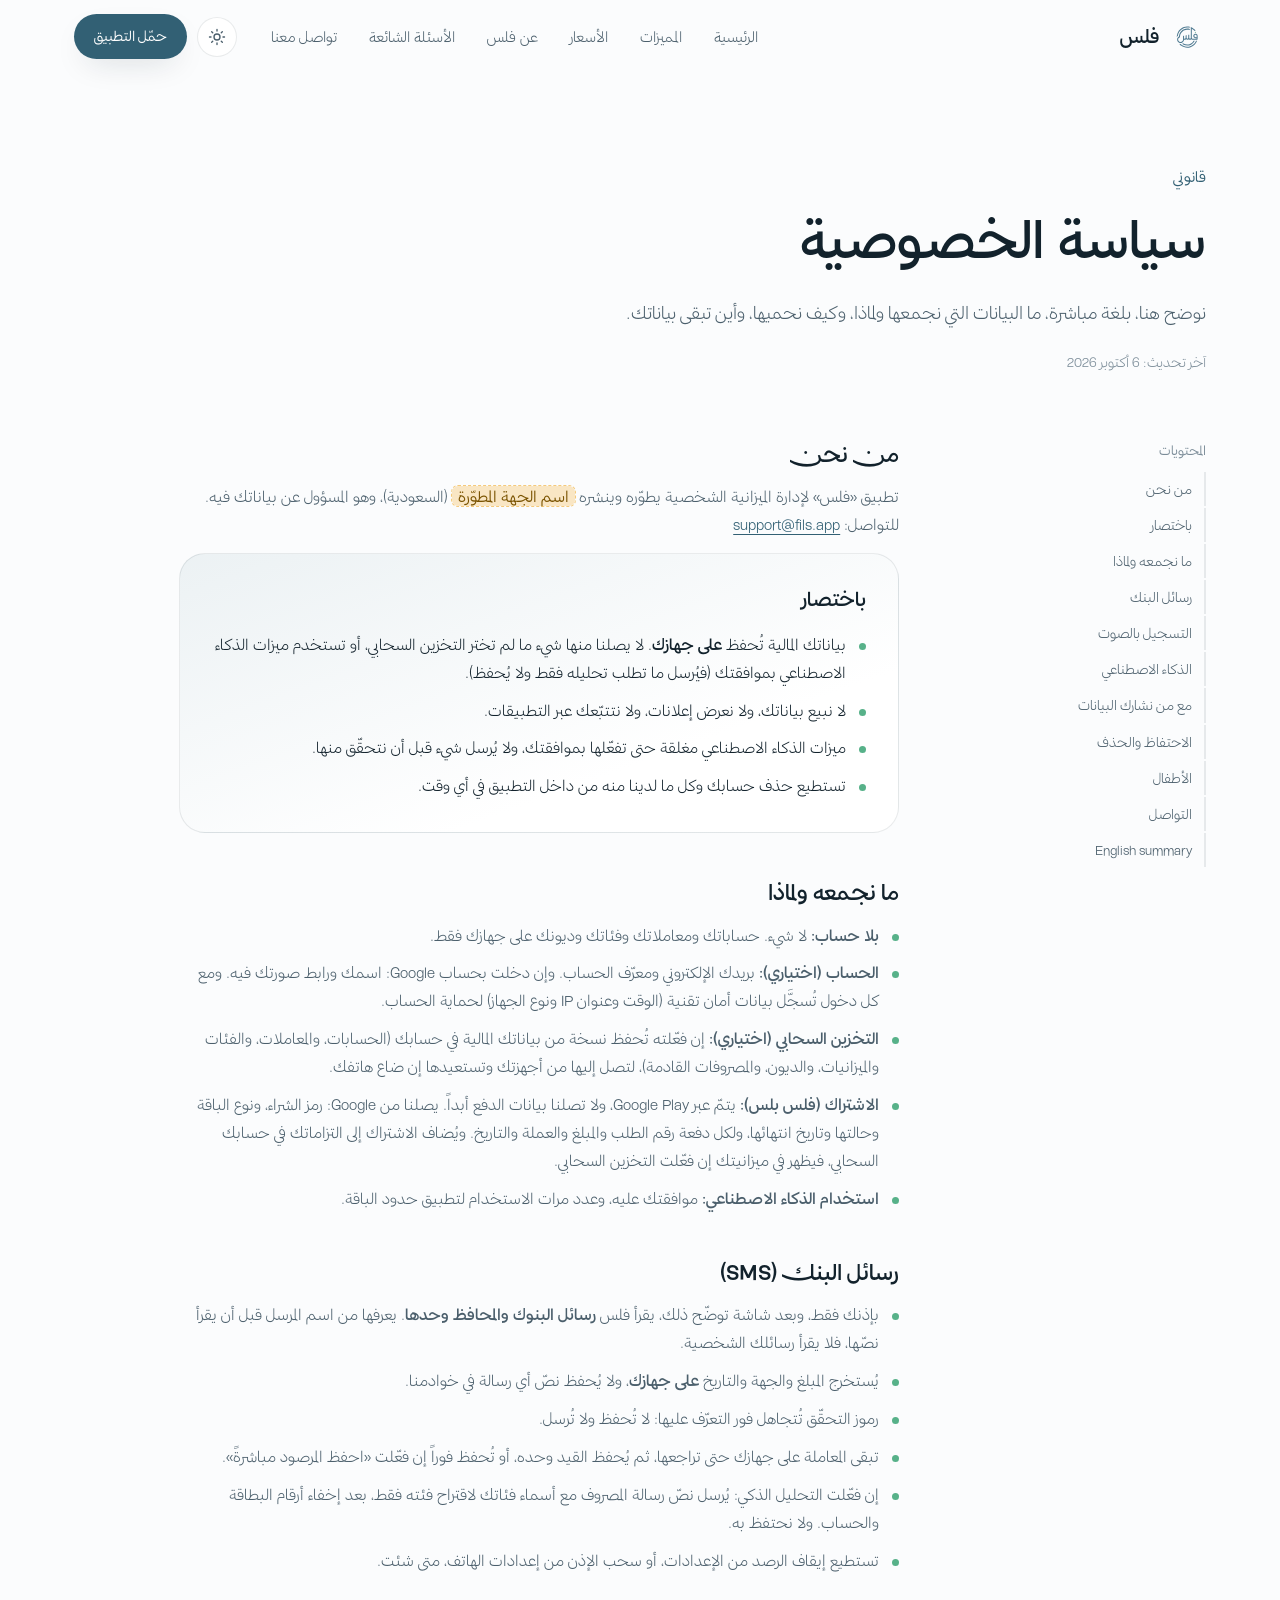
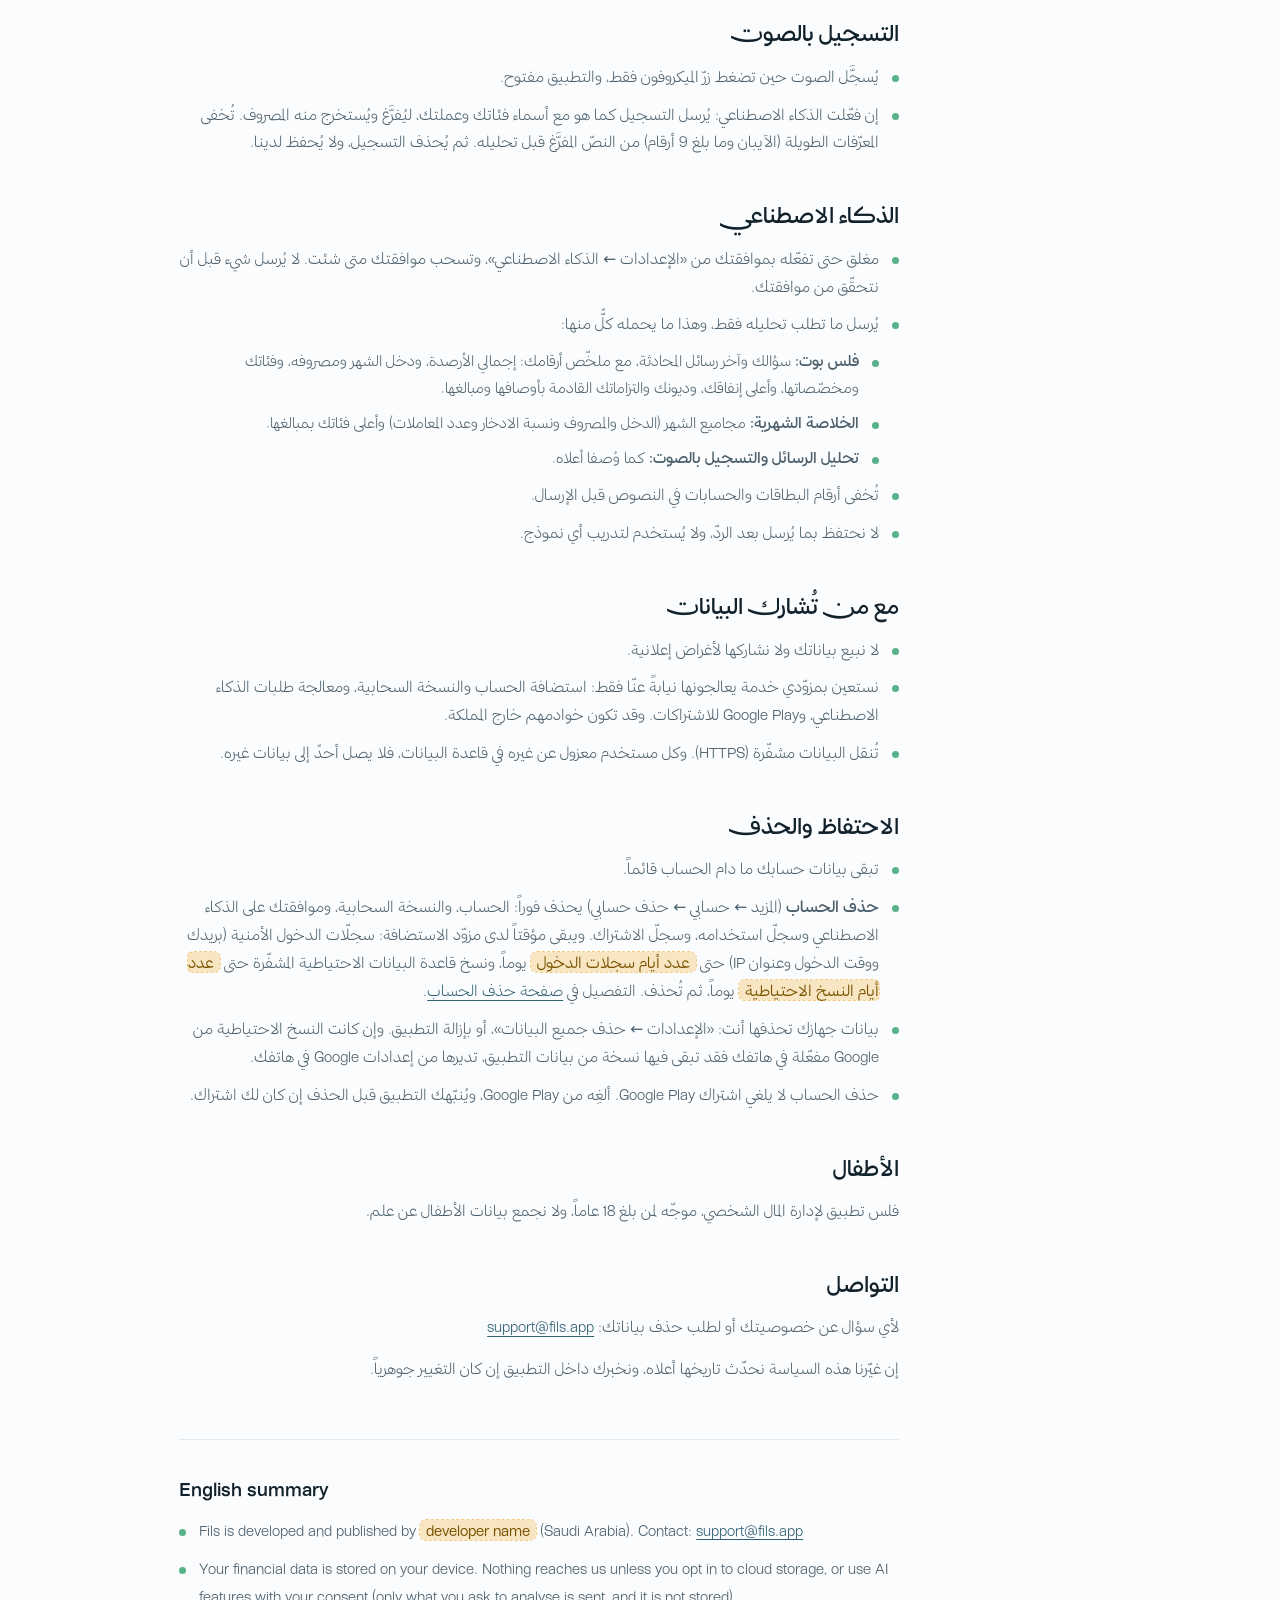
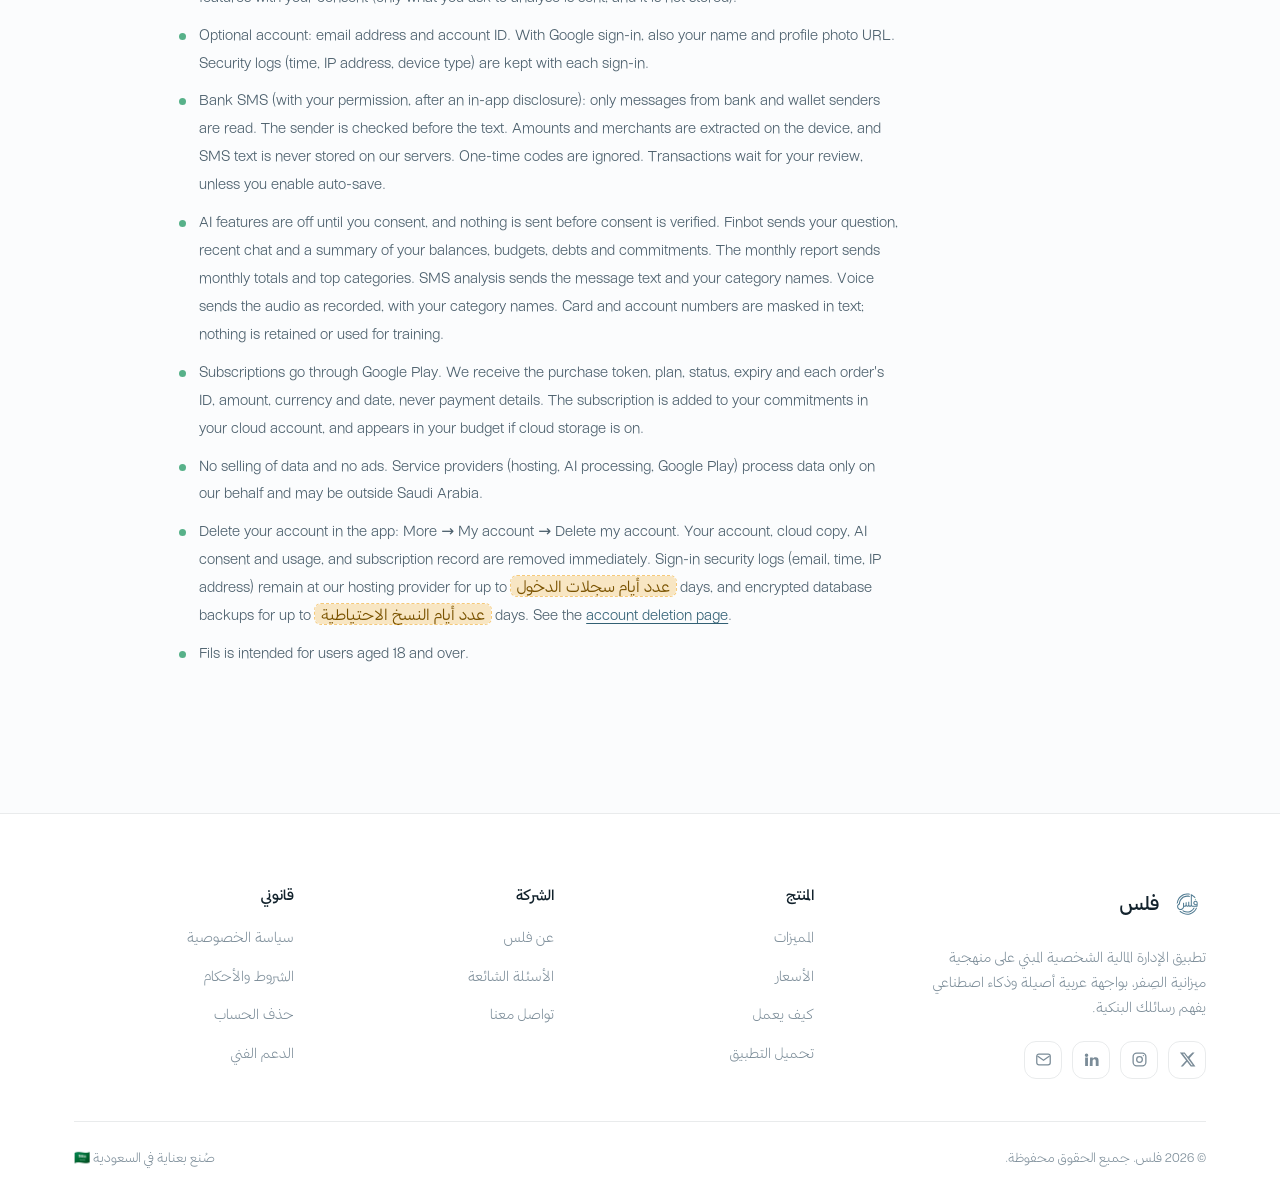
<file: privacy.html>
<!DOCTYPE html>
<html lang="ar" dir="rtl">

<head>
    <meta charset="UTF-8">
    <meta name="viewport" content="width=device-width, initial-scale=1.0">
    <title>سياسة الخصوصية | فلس</title>
    <meta name="description" content="سياسة خصوصية تطبيق فلس: ما البيانات التي نجمعها، وما لا نجمعه، وكيف نحميها، وحقوقك في الحذف.">
    <meta name="theme-color" content="#3F788E">
    <meta property="og:title" content="سياسة الخصوصية | فلس">
    <meta property="og:description" content="سياسة خصوصية تطبيق فلس: ما البيانات التي نجمعها، وما لا نجمعه، وكيف نحميها، وحقوقك في الحذف.">
    <meta property="og:type" content="website">
    <link rel="icon" href="images/logo.svg" type="image/svg+xml">
    <link rel="preload" href="fonts/tajarib-regular.woff2" as="font" type="font/woff2" crossorigin>
    <link rel="preload" href="fonts/tajarib-bold.woff2" as="font" type="font/woff2" crossorigin>
    <link rel="stylesheet" href="style.css">
    <script>
        (function () {
            try {
                var t = localStorage.getItem('fils-theme');
                if (!t) t = window.matchMedia('(prefers-color-scheme: dark)').matches ? 'dark' : 'light';
                document.documentElement.setAttribute('data-theme', t);
            } catch (e) { document.documentElement.setAttribute('data-theme', 'light'); }
        })();
    </script>
</head>

<body>
    <a href="#main" class="btn btn--sm btn--ghost skip-link">تخطَّ إلى المحتوى</a>

    <!-- ===== HEADER ===== -->
    <header class="header">
        <nav class="nav container" aria-label="التنقل الرئيسي">
            <a href="index.html" class="nav__logo" aria-label="فلس، الصفحة الرئيسية">
                <img src="images/logo.svg" alt="">
                <span>فلس</span>
            </a>
            <ul class="nav__menu" id="navMenu">
                <li><a class="nav__link" href="index.html">الرئيسية</a></li>
                <li><a class="nav__link" href="features.html">المميزات</a></li>
                <li><a class="nav__link" href="pricing.html">الأسعار</a></li>
                <li><a class="nav__link" href="about.html">عن فلس</a></li>
                <li><a class="nav__link" href="faq.html">الأسئلة الشائعة</a></li>
                <li><a class="nav__link" href="contact.html">تواصل معنا</a></li>
            </ul>
            <div class="nav__actions">
                <button class="theme-toggle" data-theme-toggle aria-label="تبديل الوضع الليلي">
                    <svg class="icon-sun" viewBox="0 0 24 24" fill="none" stroke="currentColor" stroke-width="1.8" stroke-linecap="round"><circle cx="12" cy="12" r="4"/><path d="M12 2v2M12 20v2M4.9 4.9l1.4 1.4M17.7 17.7l1.4 1.4M2 12h2M20 12h2M4.9 19.1l1.4-1.4M17.7 6.3l1.4-1.4"/></svg>
                    <svg class="icon-moon" viewBox="0 0 24 24" fill="none" stroke="currentColor" stroke-width="1.8" stroke-linecap="round" stroke-linejoin="round"><path d="M21 12.8A9 9 0 1 1 11.2 3a7 7 0 0 0 9.8 9.8z"/></svg>
                </button>
                <a href="index.html#download" class="btn btn--primary btn--sm nav__cta">حمّل التطبيق</a>
                <button class="nav__burger" aria-label="القائمة" aria-expanded="false" aria-controls="navMenu">
                    <span></span><span></span><span></span>
                </button>
            </div>
        </nav>
    </header>

    <main id="main">
    <section class="intro">
        <div class="container" data-reveal>
            <p class="intro__kicker">قانوني</p>
            <h1>سياسة الخصوصية</h1>
            <p class="lead">نوضح هنا، بلغة مباشرة، ما البيانات التي نجمعها ولماذا، وكيف نحميها، وأين تبقى بياناتك.</p>
            <p class="intro__meta">آخر تحديث: 6 أكتوبر 2026</p>
        </div>
    </section>

    <section class="section section--flush">
        <div class="container legal">
            <nav class="toc" aria-label="محتويات الصفحة">
                <p>المحتويات</p>
                <ol>
                    <li><a href="#about">من نحن</a></li>
                    <li><a href="#summary">باختصار</a></li>
                    <li><a href="#collect">ما نجمعه ولماذا</a></li>
                    <li><a href="#sms">رسائل البنك</a></li>
                    <li><a href="#voice">التسجيل بالصوت</a></li>
                    <li><a href="#ai">الذكاء الاصطناعي</a></li>
                    <li><a href="#sharing">مع من نشارك البيانات</a></li>
                    <li><a href="#retention">الاحتفاظ والحذف</a></li>
                    <li><a href="#children">الأطفال</a></li>
                    <li><a href="#contact">التواصل</a></li>
                    <li><a href="#english">English summary</a></li>
                </ol>
            </nav>

            <article class="prose" data-reveal>
                <h2 id="about">من نحن</h2>
                <p>تطبيق «فلس» لإدارة الميزانية الشخصية يطوّره وينشره <mark class="todo">اسم الجهة المطوّرة</mark> (السعودية)، وهو المسؤول عن بياناتك فيه. للتواصل: <a href="mailto:support@fils.app">support@fils.app</a></p>

                <div class="summary" id="summary">
                    <h2>باختصار</h2>
                    <ul>
                        <li>بياناتك المالية تُحفظ <strong>على جهازك</strong>. لا يصلنا منها شيء ما لم تختر التخزين السحابي، أو تستخدم ميزات الذكاء الاصطناعي بموافقتك (فيُرسل ما تطلب تحليله فقط ولا يُحفظ).</li>
                        <li>لا نبيع بياناتك، ولا نعرض إعلانات، ولا نتتبّعك عبر التطبيقات.</li>
                        <li>ميزات الذكاء الاصطناعي مغلقة حتى تفعّلها بموافقتك، ولا يُرسل شيء قبل أن نتحقّق منها.</li>
                        <li>تستطيع حذف حسابك وكل ما لدينا منه من داخل التطبيق في أي وقت.</li>
                    </ul>
                </div>

                <h2 id="collect">ما نجمعه ولماذا</h2>
                <ul>
                    <li><strong>بلا حساب:</strong> لا شيء. حساباتك ومعاملاتك وفئاتك وديونك على جهازك فقط.</li>
                    <li><strong>الحساب (اختياري):</strong> بريدك الإلكتروني ومعرّف الحساب. وإن دخلت بحساب Google: اسمك ورابط صورتك فيه. ومع كل دخول تُسجَّل بيانات أمان تقنية (الوقت وعنوان IP ونوع الجهاز) لحماية الحساب.</li>
                    <li><strong>التخزين السحابي (اختياري):</strong> إن فعّلته تُحفظ نسخة من بياناتك المالية في حسابك (الحسابات، والمعاملات، والفئات والميزانيات، والديون، والمصروفات القادمة)، لتصل إليها من أجهزتك وتستعيدها إن ضاع هاتفك.</li>
                    <li><strong>الاشتراك (فلس بلس):</strong> يتمّ عبر Google Play، ولا تصلنا بيانات الدفع أبداً. يصلنا من Google: رمز الشراء، ونوع الباقة وحالتها وتاريخ انتهائها، ولكل دفعة رقم الطلب والمبلغ والعملة والتاريخ. ويُضاف الاشتراك إلى التزاماتك في حسابك السحابي، فيظهر في ميزانيتك إن فعّلت التخزين السحابي.</li>
                    <li><strong>استخدام الذكاء الاصطناعي:</strong> موافقتك عليه، وعدد مرات الاستخدام لتطبيق حدود الباقة.</li>
                </ul>

                <h2 id="sms">رسائل البنك (SMS)</h2>
                <ul>
                    <li>بإذنك فقط، وبعد شاشة توضّح ذلك، يقرأ فلس <strong>رسائل البنوك والمحافظ وحدها</strong>. يعرفها من اسم المرسل قبل أن يقرأ نصّها، فلا يقرأ رسائلك الشخصية.</li>
                    <li>يُستخرج المبلغ والجهة والتاريخ <strong>على جهازك</strong>، ولا يُحفظ نصّ أي رسالة في خوادمنا.</li>
                    <li>رموز التحقّق تُتجاهل فور التعرّف عليها: لا تُحفظ ولا تُرسل.</li>
                    <li>تبقى المعاملة على جهازك حتى تراجعها، ثم يُحفظ القيد وحده، أو تُحفظ فوراً إن فعّلت «احفظ المرصود مباشرةً».</li>
                    <li>إن فعّلت التحليل الذكي: يُرسل نصّ رسالة المصروف مع أسماء فئاتك لاقتراح فئته فقط، بعد إخفاء أرقام البطاقة والحساب. ولا نحتفظ به.</li>
                    <li>تستطيع إيقاف الرصد من الإعدادات، أو سحب الإذن من إعدادات الهاتف، متى شئت.</li>
                </ul>

                <h2 id="voice">التسجيل بالصوت</h2>
                <ul>
                    <li>يُسجَّل الصوت حين تضغط زرّ الميكروفون فقط، والتطبيق مفتوح.</li>
                    <li>إن فعّلت الذكاء الاصطناعي: يُرسل التسجيل كما هو مع أسماء فئاتك وعملتك، ليُفرَّغ ويُستخرج منه المصروف. تُخفى المعرّفات الطويلة (الآيبان وما بلغ 9 أرقام) من النصّ المفرَّغ قبل تحليله. ثم يُحذف التسجيل، ولا يُحفظ لدينا.</li>
                </ul>

                <h2 id="ai">الذكاء الاصطناعي</h2>
                <ul>
                    <li>مغلق حتى تفعّله بموافقتك من «الإعدادات ← الذكاء الاصطناعي»، وتسحب موافقتك متى شئت. لا يُرسل شيء قبل أن نتحقّق من موافقتك.</li>
                    <li>يُرسل ما تطلب تحليله فقط، وهذا ما يحمله كلٌّ منها:
                        <ul>
                            <li><strong>فلس بوت:</strong> سؤالك وآخر رسائل المحادثة، مع ملخّص أرقامك: إجمالي الأرصدة، ودخل الشهر ومصروفه، وفئاتك ومخصّصاتها، وأعلى إنفاقك، وديونك والتزاماتك القادمة بأوصافها ومبالغها.</li>
                            <li><strong>الخلاصة الشهرية:</strong> مجاميع الشهر (الدخل والمصروف ونسبة الادخار وعدد المعاملات) وأعلى فئاتك بمبالغها.</li>
                            <li><strong>تحليل الرسائل والتسجيل بالصوت:</strong> كما وُصفا أعلاه.</li>
                        </ul>
                    </li>
                    <li>تُخفى أرقام البطاقات والحسابات في النصوص قبل الإرسال.</li>
                    <li>لا نحتفظ بما يُرسل بعد الردّ، ولا يُستخدم لتدريب أي نموذج.</li>
                </ul>

                <h2 id="sharing">مع من تُشارك البيانات</h2>
                <ul>
                    <li>لا نبيع بياناتك ولا نشاركها لأغراض إعلانية.</li>
                    <li>نستعين بمزوّدي خدمة يعالجونها نيابةً عنّا فقط: استضافة الحساب والنسخة السحابية، ومعالجة طلبات الذكاء الاصطناعي، وGoogle Play للاشتراكات. وقد تكون خوادمهم خارج المملكة.</li>
                    <li>تُنقل البيانات مشفّرة (HTTPS). وكل مستخدم معزول عن غيره في قاعدة البيانات، فلا يصل أحدٌ إلى بيانات غيره.</li>
                </ul>

                <h2 id="retention">الاحتفاظ والحذف</h2>
                <ul>
                    <li>تبقى بيانات حسابك ما دام الحساب قائماً.</li>
                    <li><strong>حذف الحساب</strong> (المزيد ← حسابي ← حذف حسابي) يحذف فوراً: الحساب، والنسخة السحابية، وموافقتك على الذكاء الاصطناعي وسجلّ استخدامه، وسجلّ الاشتراك. ويبقى مؤقتاً لدى مزوّد الاستضافة: سجلّات الدخول الأمنية (بريدك ووقت الدخول وعنوان IP) حتى <mark class="todo">عدد أيام سجلات الدخول</mark> يوماً، ونسخ قاعدة البيانات الاحتياطية المشفّرة حتى <mark class="todo">عدد أيام النسخ الاحتياطية</mark> يوماً، ثم تُحذف. التفصيل في <a href="delete-account.html">صفحة حذف الحساب</a>.</li>
                    <li>بيانات جهازك تحذفها أنت: «الإعدادات ← حذف جميع البيانات»، أو بإزالة التطبيق. وإن كانت النسخ الاحتياطية من Google مفعّلة في هاتفك فقد تبقى فيها نسخة من بيانات التطبيق، تديرها من إعدادات Google في هاتفك.</li>
                    <li>حذف الحساب لا يلغي اشتراك Google Play. ألغِه من Google Play، ويُنبّهك التطبيق قبل الحذف إن كان لك اشتراك.</li>
                </ul>

                <h2 id="children">الأطفال</h2>
                <p>فلس تطبيق لإدارة المال الشخصي، موجّه لمن بلغ 18 عاماً، ولا نجمع بيانات الأطفال عن علم.</p>

                <h2 id="contact">التواصل</h2>
                <p>لأي سؤال عن خصوصيتك أو لطلب حذف بياناتك: <a href="mailto:support@fils.app">support@fils.app</a></p>
                <p>إن غيّرنا هذه السياسة نحدّث تاريخها أعلاه، ونخبرك داخل التطبيق إن كان التغيير جوهرياً.</p>

                <div class="en-block" id="english" lang="en" dir="ltr">
                    <h2>English summary</h2>
                    <ul>
                        <li>Fils is developed and published by <mark class="todo">developer name</mark> (Saudi Arabia). Contact: <a href="mailto:support@fils.app">support@fils.app</a></li>
                        <li>Your financial data is stored on your device. Nothing reaches us unless you opt in to cloud storage, or use AI features with your consent (only what you ask to analyse is sent, and it is not stored).</li>
                        <li>Optional account: email address and account ID. With Google sign-in, also your name and profile photo URL. Security logs (time, IP address, device type) are kept with each sign-in.</li>
                        <li>Bank SMS (with your permission, after an in-app disclosure): only messages from bank and wallet senders are read. The sender is checked before the text. Amounts and merchants are extracted on the device, and SMS text is never stored on our servers. One-time codes are ignored. Transactions wait for your review, unless you enable auto-save.</li>
                        <li>AI features are off until you consent, and nothing is sent before consent is verified. Finbot sends your question, recent chat and a summary of your balances, budgets, debts and commitments. The monthly report sends monthly totals and top categories. SMS analysis sends the message text and your category names. Voice sends the audio as recorded, with your category names. Card and account numbers are masked in text; nothing is retained or used for training.</li>
                        <li>Subscriptions go through Google Play. We receive the purchase token, plan, status, expiry and each order's ID, amount, currency and date, never payment details. The subscription is added to your commitments in your cloud account, and appears in your budget if cloud storage is on.</li>
                        <li>No selling of data and no ads. Service providers (hosting, AI processing, Google Play) process data only on our behalf and may be outside Saudi Arabia.</li>
                        <li>Delete your account in the app: More → My account → Delete my account. Your account, cloud copy, AI consent and usage, and subscription record are removed immediately. Sign-in security logs (email, time, IP address) remain at our hosting provider for up to <mark class="todo">عدد أيام سجلات الدخول</mark> days, and encrypted database backups for up to <mark class="todo">عدد أيام النسخ الاحتياطية</mark> days. See the <a href="delete-account.html">account deletion page</a>.</li>
                        <li>Fils is intended for users aged 18 and over.</li>
                    </ul>
                </div>
            </article>
        </div>
    </section>

    </main>

    <!-- ===== FOOTER ===== -->
    <footer class="footer">
        <div class="container">
            <div class="footer__grid">
                <div class="footer__brand">
                    <a href="index.html" class="nav__logo footer__lockup"><img src="images/logo.svg" alt=""><span>فلس</span></a>
                    <p>تطبيق الإدارة المالية الشخصية المبني على منهجية ميزانية الصِفر، بواجهة عربية أصيلة وذكاء اصطناعي يفهم رسائلك البنكية.</p>
                    <div class="socials">
                        <a href="#" aria-label="إكس"><svg viewBox="0 0 24 24" fill="currentColor"><path d="M18.9 2H22l-7.1 8.1L23.2 22h-6.6l-5.2-6.8L5.5 22H2.4l7.6-8.7L1.2 2h6.8l4.7 6.2L18.9 2zm-1.1 18.1h1.7L7.3 3.8H5.5l12.3 16.3z"/></svg></a>
                        <a href="#" aria-label="إنستغرام"><svg viewBox="0 0 24 24" fill="none" stroke="currentColor" stroke-width="1.8"><rect x="3" y="3" width="18" height="18" rx="5"/><circle cx="12" cy="12" r="4"/><circle cx="17.5" cy="6.5" r="1" fill="currentColor" stroke="none"/></svg></a>
                        <a href="#" aria-label="لينكدإن"><svg viewBox="0 0 24 24" fill="currentColor"><path d="M4.98 3.5A2.5 2.5 0 1 0 5 8.5a2.5 2.5 0 0 0-.02-5zM3 9h4v12H3zM10 9h3.8v1.7h.06c.53-.95 1.83-1.95 3.76-1.95C21.4 8.75 22 11 22 14.1V21h-4v-6.1c0-1.46-.03-3.34-2.06-3.34-2.06 0-2.38 1.59-2.38 3.23V21h-4z"/></svg></a>
                        <a href="mailto:support@fils.app" aria-label="البريد"><svg viewBox="0 0 24 24" fill="none" stroke="currentColor" stroke-width="1.8"><rect x="2.5" y="4.5" width="19" height="15" rx="3"/><path d="m3.5 7 8.5 6 8.5-6"/></svg></a>
                    </div>
                </div>
                <div class="footer__col">
                    <h4>المنتج</h4>
                    <ul>
                        <li><a href="features.html">المميزات</a></li>
                        <li><a href="pricing.html">الأسعار</a></li>
                        <li><a href="index.html#how">كيف يعمل</a></li>
                        <li><a href="index.html#download">تحميل التطبيق</a></li>
                    </ul>
                </div>
                <div class="footer__col">
                    <h4>الشركة</h4>
                    <ul>
                        <li><a href="about.html">عن فلس</a></li>
                        <li><a href="faq.html">الأسئلة الشائعة</a></li>
                        <li><a href="contact.html">تواصل معنا</a></li>
                    </ul>
                </div>
                <div class="footer__col">
                    <h4>قانوني</h4>
                    <ul>
                        <li><a href="privacy.html">سياسة الخصوصية</a></li>
                        <li><a href="terms.html">الشروط والأحكام</a></li>
                        <li><a href="delete-account.html">حذف الحساب</a></li>
                        <li><a href="mailto:support@fils.app">الدعم الفني</a></li>
                    </ul>
                </div>
            </div>
            <div class="footer__bottom">
                <p>© <span data-year>2026</span> فلس. جميع الحقوق محفوظة.</p>
                <p>صُنع بعناية في السعودية 🇸🇦</p>
            </div>
        </div>
    </footer>

    <script src="script.js"></script>
</body>

</html>
</file>
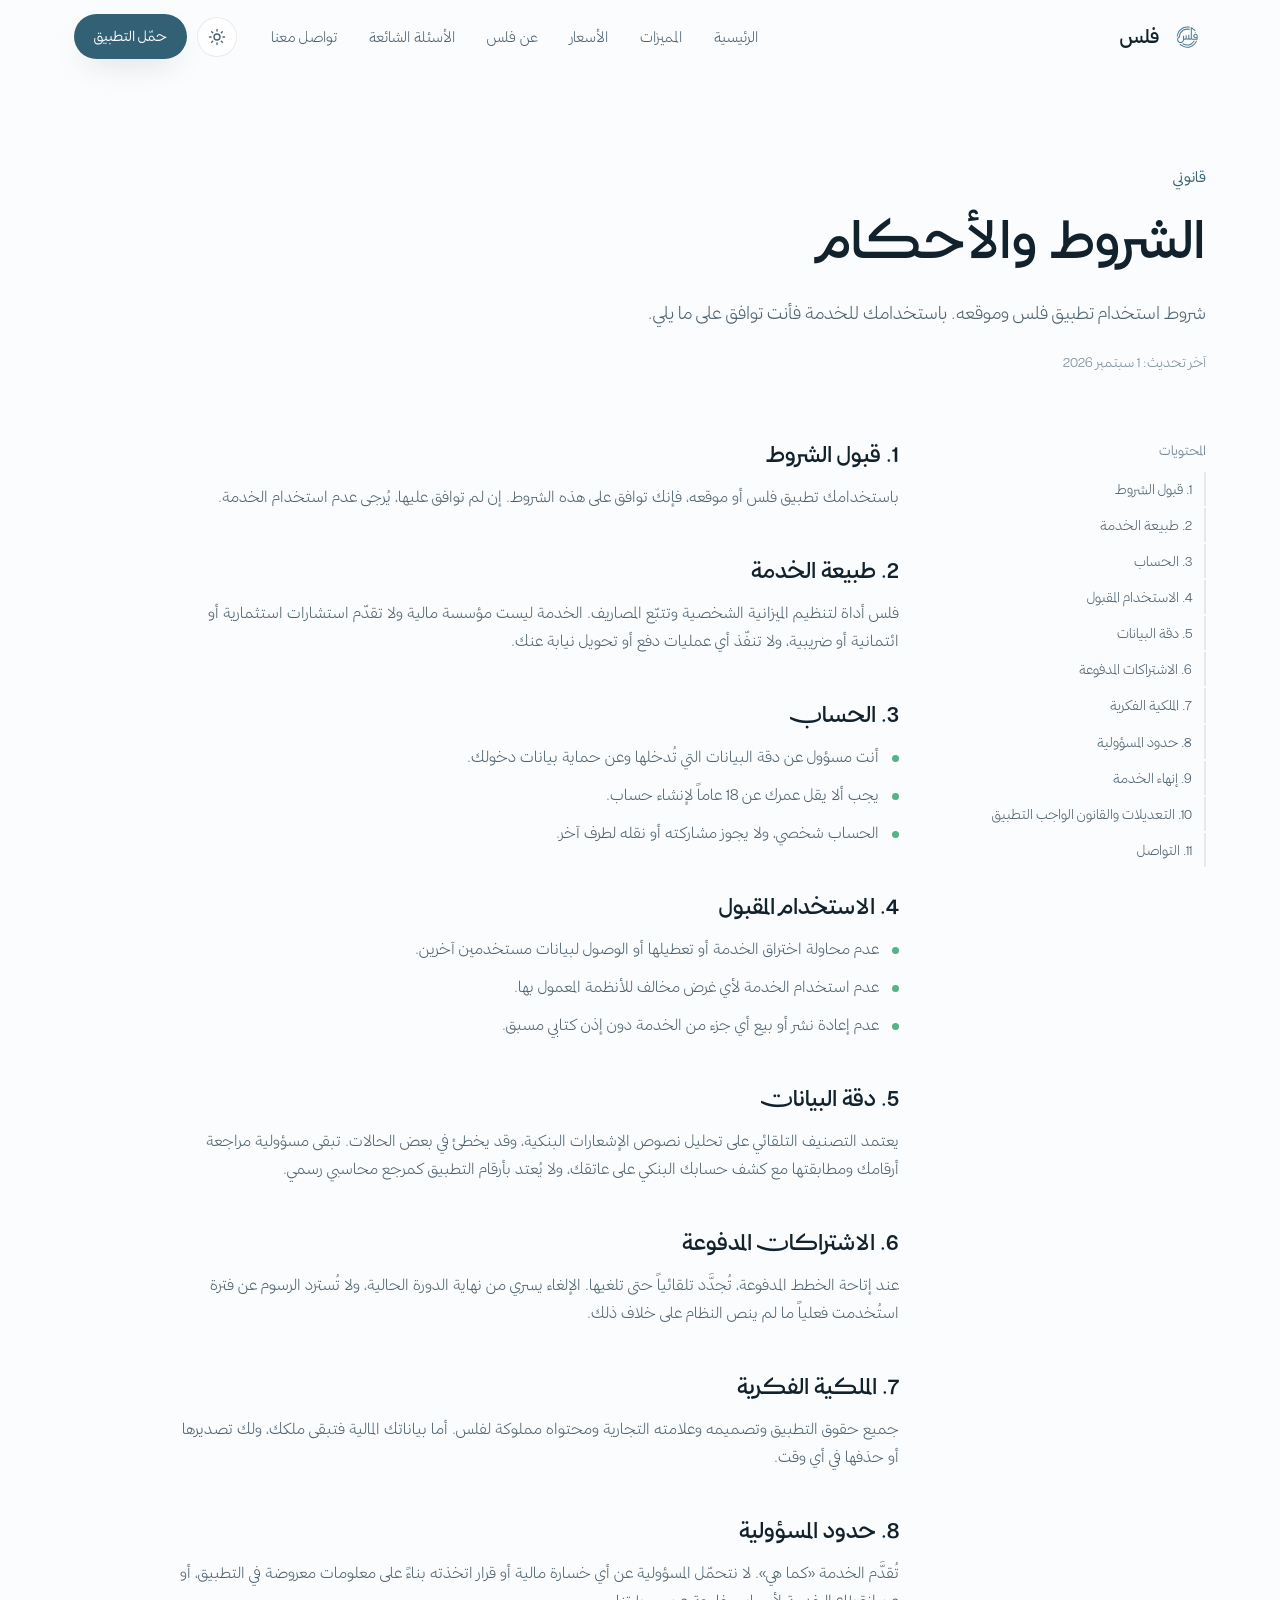
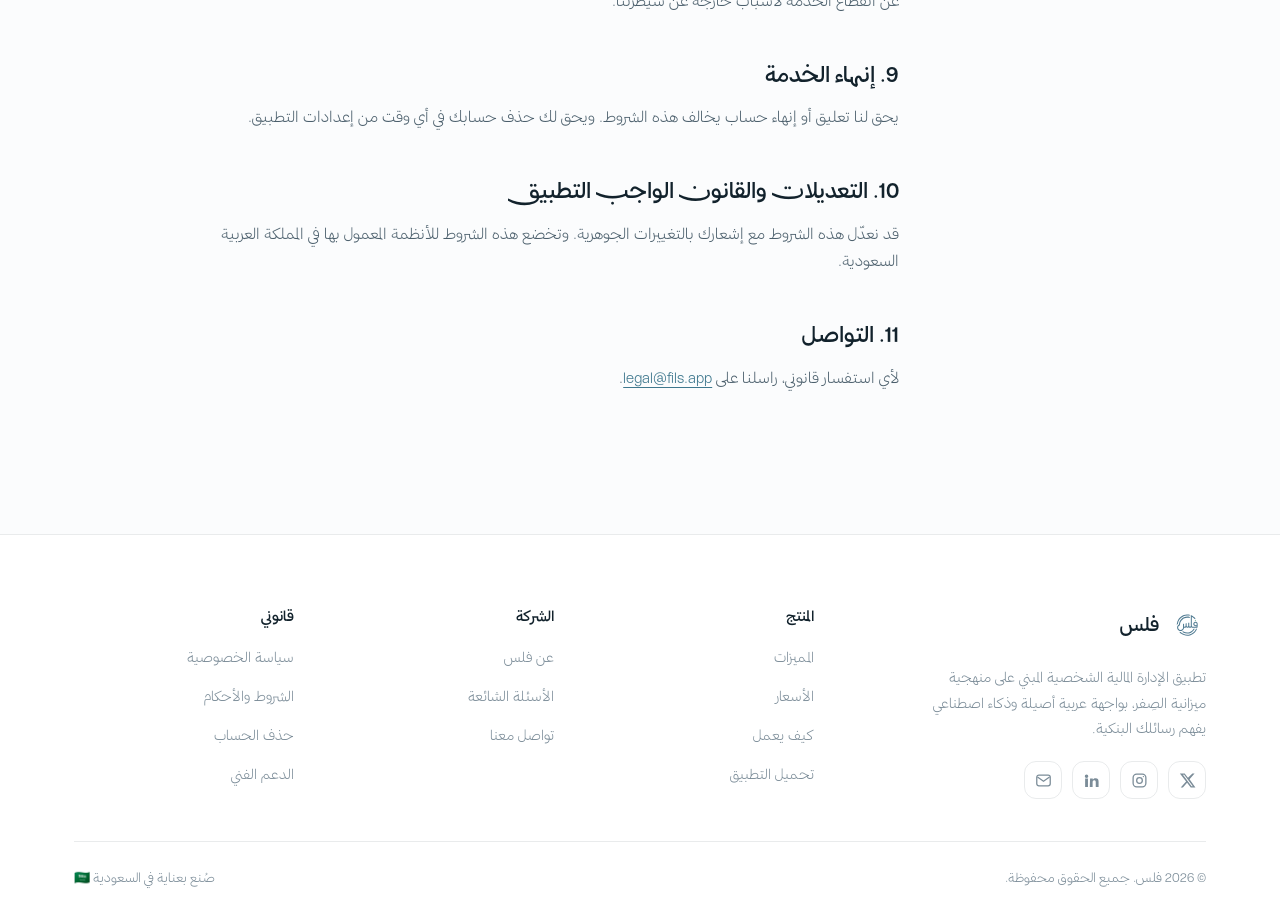
<file: terms.html>
<!DOCTYPE html>
<html lang="ar" dir="rtl">

<head>
    <meta charset="UTF-8">
    <meta name="viewport" content="width=device-width, initial-scale=1.0">
    <title>الشروط والأحكام | فلس</title>
    <meta name="description" content="الشروط والأحكام الخاصة باستخدام تطبيق فلس وموقعه، بما فيها طبيعة الخدمة ودقة البيانات وحدود المسؤولية.">
    <meta name="theme-color" content="#3F788E">
    <meta property="og:title" content="الشروط والأحكام | فلس">
    <meta property="og:description" content="الشروط والأحكام الخاصة باستخدام تطبيق فلس وموقعه، بما فيها طبيعة الخدمة ودقة البيانات وحدود المسؤولية.">
    <meta property="og:type" content="website">
    <link rel="icon" href="images/logo.svg" type="image/svg+xml">
    <link rel="preload" href="fonts/tajarib-regular.woff2" as="font" type="font/woff2" crossorigin>
    <link rel="preload" href="fonts/tajarib-bold.woff2" as="font" type="font/woff2" crossorigin>
    <link rel="stylesheet" href="style.css">
    <script>
        (function () {
            try {
                var t = localStorage.getItem('fils-theme');
                if (!t) t = window.matchMedia('(prefers-color-scheme: dark)').matches ? 'dark' : 'light';
                document.documentElement.setAttribute('data-theme', t);
            } catch (e) { document.documentElement.setAttribute('data-theme', 'light'); }
        })();
    </script>
</head>

<body>
    <a href="#main" class="btn btn--sm btn--ghost skip-link">تخطَّ إلى المحتوى</a>

    <!-- ===== HEADER ===== -->
    <header class="header">
        <nav class="nav container" aria-label="التنقل الرئيسي">
            <a href="index.html" class="nav__logo" aria-label="فلس، الصفحة الرئيسية">
                <img src="images/logo.svg" alt="">
                <span>فلس</span>
            </a>
            <ul class="nav__menu" id="navMenu">
                <li><a class="nav__link" href="index.html">الرئيسية</a></li>
                <li><a class="nav__link" href="features.html">المميزات</a></li>
                <li><a class="nav__link" href="pricing.html">الأسعار</a></li>
                <li><a class="nav__link" href="about.html">عن فلس</a></li>
                <li><a class="nav__link" href="faq.html">الأسئلة الشائعة</a></li>
                <li><a class="nav__link" href="contact.html">تواصل معنا</a></li>
            </ul>
            <div class="nav__actions">
                <button class="theme-toggle" data-theme-toggle aria-label="تبديل الوضع الليلي">
                    <svg class="icon-sun" viewBox="0 0 24 24" fill="none" stroke="currentColor" stroke-width="1.8" stroke-linecap="round"><circle cx="12" cy="12" r="4"/><path d="M12 2v2M12 20v2M4.9 4.9l1.4 1.4M17.7 17.7l1.4 1.4M2 12h2M20 12h2M4.9 19.1l1.4-1.4M17.7 6.3l1.4-1.4"/></svg>
                    <svg class="icon-moon" viewBox="0 0 24 24" fill="none" stroke="currentColor" stroke-width="1.8" stroke-linecap="round" stroke-linejoin="round"><path d="M21 12.8A9 9 0 1 1 11.2 3a7 7 0 0 0 9.8 9.8z"/></svg>
                </button>
                <a href="index.html#download" class="btn btn--primary btn--sm nav__cta">حمّل التطبيق</a>
                <button class="nav__burger" aria-label="القائمة" aria-expanded="false" aria-controls="navMenu">
                    <span></span><span></span><span></span>
                </button>
            </div>
        </nav>
    </header>

    <main id="main">
    <section class="intro">
        <div class="container" data-reveal>
            <p class="intro__kicker">قانوني</p>
            <h1>الشروط والأحكام</h1>
            <p class="lead">شروط استخدام تطبيق فلس وموقعه. باستخدامك للخدمة فأنت توافق على ما يلي.</p>
            <p class="intro__meta">آخر تحديث: 1 سبتمبر 2026</p>
        </div>
    </section>

    <section class="section section--flush">
        <div class="container legal">
            <nav class="toc" aria-label="محتويات الصفحة">
                <p>المحتويات</p>
                <ol>
                    <li><a href="#s1">1. قبول الشروط</a></li>
                    <li><a href="#s2">2. طبيعة الخدمة</a></li>
                    <li><a href="#s3">3. الحساب</a></li>
                    <li><a href="#s4">4. الاستخدام المقبول</a></li>
                    <li><a href="#s5">5. دقة البيانات</a></li>
                    <li><a href="#s6">6. الاشتراكات المدفوعة</a></li>
                    <li><a href="#s7">7. الملكية الفكرية</a></li>
                    <li><a href="#s8">8. حدود المسؤولية</a></li>
                    <li><a href="#s9">9. إنهاء الخدمة</a></li>
                    <li><a href="#s10">10. التعديلات والقانون الواجب التطبيق</a></li>
                    <li><a href="#s11">11. التواصل</a></li>
                </ol>
            </nav>
            <article class="prose" data-reveal>


            <h2 id="s1">1. قبول الشروط</h2>
            <p>باستخدامك تطبيق فلس أو موقعه، فإنك توافق على هذه الشروط. إن لم توافق عليها، يُرجى عدم استخدام الخدمة.</p>

            <h2 id="s2">2. طبيعة الخدمة</h2>
            <p>فلس أداة لتنظيم الميزانية الشخصية وتتبّع المصاريف. الخدمة ليست مؤسسة مالية ولا تقدّم استشارات استثمارية أو ائتمانية أو ضريبية، ولا تنفّذ أي عمليات دفع أو تحويل نيابة عنك.</p>

            <h2 id="s3">3. الحساب</h2>
            <ul>
                <li>أنت مسؤول عن دقة البيانات التي تُدخلها وعن حماية بيانات دخولك.</li>
                <li>يجب ألا يقل عمرك عن 18 عاماً لإنشاء حساب.</li>
                <li>الحساب شخصي، ولا يجوز مشاركته أو نقله لطرف آخر.</li>
            </ul>

            <h2 id="s4">4. الاستخدام المقبول</h2>
            <ul>
                <li>عدم محاولة اختراق الخدمة أو تعطيلها أو الوصول لبيانات مستخدمين آخرين.</li>
                <li>عدم استخدام الخدمة لأي غرض مخالف للأنظمة المعمول بها.</li>
                <li>عدم إعادة نشر أو بيع أي جزء من الخدمة دون إذن كتابي مسبق.</li>
            </ul>

            <h2 id="s5">5. دقة البيانات</h2>
            <p>يعتمد التصنيف التلقائي على تحليل نصوص الإشعارات البنكية، وقد يخطئ في بعض الحالات. تبقى مسؤولية مراجعة أرقامك ومطابقتها مع كشف حسابك البنكي على عاتقك، ولا يُعتد بأرقام التطبيق كمرجع محاسبي رسمي.</p>

            <h2 id="s6">6. الاشتراكات المدفوعة</h2>
            <p>عند إتاحة الخطط المدفوعة، تُجدَّد تلقائياً حتى تلغيها. الإلغاء يسري من نهاية الدورة الحالية، ولا تُسترد الرسوم عن فترة استُخدمت فعلياً ما لم ينص النظام على خلاف ذلك.</p>

            <h2 id="s7">7. الملكية الفكرية</h2>
            <p>جميع حقوق التطبيق وتصميمه وعلامته التجارية ومحتواه مملوكة لفلس. أما بياناتك المالية فتبقى ملكك، ولك تصديرها أو حذفها في أي وقت.</p>

            <h2 id="s8">8. حدود المسؤولية</h2>
            <p>تُقدَّم الخدمة «كما هي». لا نتحمّل المسؤولية عن أي خسارة مالية أو قرار اتخذته بناءً على معلومات معروضة في التطبيق، أو عن انقطاع الخدمة لأسباب خارجة عن سيطرتنا.</p>

            <h2 id="s9">9. إنهاء الخدمة</h2>
            <p>يحق لنا تعليق أو إنهاء حساب يخالف هذه الشروط. ويحق لك حذف حسابك في أي وقت من إعدادات التطبيق.</p>

            <h2 id="s10">10. التعديلات والقانون الواجب التطبيق</h2>
            <p>قد نعدّل هذه الشروط مع إشعارك بالتغييرات الجوهرية. وتخضع هذه الشروط للأنظمة المعمول بها في المملكة العربية السعودية.</p>

            <h2 id="s11">11. التواصل</h2>
            <p>لأي استفسار قانوني، راسلنا على <a href="mailto:legal@fils.app" style="color:var(--brand-500)" dir="ltr">legal@fils.app</a>.</p>
            </article>
        </div>
    </section>

    </main>

    <!-- ===== FOOTER ===== -->
    <footer class="footer">
        <div class="container">
            <div class="footer__grid">
                <div class="footer__brand">
                    <a href="index.html" class="nav__logo footer__lockup"><img src="images/logo.svg" alt=""><span>فلس</span></a>
                    <p>تطبيق الإدارة المالية الشخصية المبني على منهجية ميزانية الصِفر، بواجهة عربية أصيلة وذكاء اصطناعي يفهم رسائلك البنكية.</p>
                    <div class="socials">
                        <a href="#" aria-label="إكس"><svg viewBox="0 0 24 24" fill="currentColor"><path d="M18.9 2H22l-7.1 8.1L23.2 22h-6.6l-5.2-6.8L5.5 22H2.4l7.6-8.7L1.2 2h6.8l4.7 6.2L18.9 2zm-1.1 18.1h1.7L7.3 3.8H5.5l12.3 16.3z"/></svg></a>
                        <a href="#" aria-label="إنستغرام"><svg viewBox="0 0 24 24" fill="none" stroke="currentColor" stroke-width="1.8"><rect x="3" y="3" width="18" height="18" rx="5"/><circle cx="12" cy="12" r="4"/><circle cx="17.5" cy="6.5" r="1" fill="currentColor" stroke="none"/></svg></a>
                        <a href="#" aria-label="لينكدإن"><svg viewBox="0 0 24 24" fill="currentColor"><path d="M4.98 3.5A2.5 2.5 0 1 0 5 8.5a2.5 2.5 0 0 0-.02-5zM3 9h4v12H3zM10 9h3.8v1.7h.06c.53-.95 1.83-1.95 3.76-1.95C21.4 8.75 22 11 22 14.1V21h-4v-6.1c0-1.46-.03-3.34-2.06-3.34-2.06 0-2.38 1.59-2.38 3.23V21h-4z"/></svg></a>
                        <a href="mailto:support@fils.app" aria-label="البريد"><svg viewBox="0 0 24 24" fill="none" stroke="currentColor" stroke-width="1.8"><rect x="2.5" y="4.5" width="19" height="15" rx="3"/><path d="m3.5 7 8.5 6 8.5-6"/></svg></a>
                    </div>
                </div>
                <div class="footer__col">
                    <h4>المنتج</h4>
                    <ul>
                        <li><a href="features.html">المميزات</a></li>
                        <li><a href="pricing.html">الأسعار</a></li>
                        <li><a href="index.html#how">كيف يعمل</a></li>
                        <li><a href="index.html#download">تحميل التطبيق</a></li>
                    </ul>
                </div>
                <div class="footer__col">
                    <h4>الشركة</h4>
                    <ul>
                        <li><a href="about.html">عن فلس</a></li>
                        <li><a href="faq.html">الأسئلة الشائعة</a></li>
                        <li><a href="contact.html">تواصل معنا</a></li>
                    </ul>
                </div>
                <div class="footer__col">
                    <h4>قانوني</h4>
                    <ul>
                        <li><a href="privacy.html">سياسة الخصوصية</a></li>
                        <li><a href="terms.html">الشروط والأحكام</a></li>
                        <li><a href="delete-account.html">حذف الحساب</a></li>
                        <li><a href="mailto:support@fils.app">الدعم الفني</a></li>
                    </ul>
                </div>
            </div>
            <div class="footer__bottom">
                <p>© <span data-year>2026</span> فلس. جميع الحقوق محفوظة.</p>
                <p>صُنع بعناية في السعودية 🇸🇦</p>
            </div>
        </div>
    </footer>

    <script src="script.js"></script>
</body>

</html>
</file>
<file: style.css>
/* =========================================================
   فلس — Design System v2
   Font: Tajarib. Headings use stylistic set ss01 (الأحرف المُرسَلة); body text stays plain.
   ========================================================= */

@font-face { font-family: 'Tajarib'; src: url('fonts/tajarib-light.woff2') format('woff2');   font-weight: 100 300; font-style: normal; font-display: swap; }
@font-face { font-family: 'Tajarib'; src: url('fonts/tajarib-regular.woff2') format('woff2'); font-weight: 400;     font-style: normal; font-display: swap; }
@font-face { font-family: 'Tajarib'; src: url('fonts/tajarib-medium.woff2') format('woff2');  font-weight: 500;     font-style: normal; font-display: swap; }
@font-face { font-family: 'Tajarib'; src: url('fonts/tajarib-bold.woff2') format('woff2');    font-weight: 600 700; font-style: normal; font-display: swap; }
@font-face { font-family: 'Tajarib'; src: url('fonts/tajarib-black.woff2') format('woff2');   font-weight: 800 900; font-style: normal; font-display: swap; }

:root {
    color-scheme: light;

    /* Brand */
    --brand-50:  #EEF5F7;
    --brand-100: #D9E9EE;
    --brand-200: #B4D2DC;
    --brand-300: #86B4C4;
    --brand-400: #5C93A8;
    --brand-500: #3F788E;
    --brand-600: #326074;
    --brand-700: #274B5C;
    --brand-800: #1D3846;
    --brand-900: #142833;

    --mint-300: #A8D9C2;
    --mint-400: #7FC7A6;
    --mint-500: #57B189;
    --mint-600: #3F9271;

    --amber-400: #F2B441;
    --rose-400:  #E8797B;
    --violet-400:#8E8BE0;

    /* Surfaces (light) */
    --bg:            #FBFCFD;
    --bg-alt:        #F3F6F8;
    --surface:       #FFFFFF;
    --surface-2:     #F7F9FB;
    --surface-inset: #EEF2F5;
    --border:        rgba(20, 40, 51, 0.09);
    --border-strong: rgba(20, 40, 51, 0.16);

    /* Text */
    --text:      #12222C;
    --text-soft: #4B5F6C;
    --text-mute: #7B8C98;
    --on-brand:  #FFFFFF;

    /* Effects */
    --shadow-xs: 0 1px 2px rgba(18, 34, 44, .05);
    --shadow-sm: 0 2px 10px rgba(18, 34, 44, .06);
    --shadow-md: 0 12px 32px -12px rgba(18, 34, 44, .18);
    --shadow-lg: 0 32px 72px -28px rgba(18, 34, 44, .28);
    --ring: 0 0 0 4px rgba(63, 120, 142, .18);

    --grad-brand: linear-gradient(135deg, var(--brand-500), var(--mint-500));
    --grad-soft:  linear-gradient(160deg, rgba(63,120,142,.10), rgba(87,177,137,.06));

    /* Geometry */
    --r-xs: 8px;
    --r-sm: 12px;
    --r-md: 18px;
    --r-lg: 26px;
    --r-xl: 36px;
    --r-full: 999px;

    --nav-h: 74px;
    --maxw: 1180px;

    --font: 'Tajarib', 'Segoe UI', system-ui, -apple-system, sans-serif;
    --ease: cubic-bezier(.22, 1, .36, 1);
    --t: .28s var(--ease);
}

/* ---------- Dark theme ---------- */
:root[data-theme="dark"] {
    color-scheme: dark;

    --bg:            #0C1319;
    --bg-alt:        #0F1922;
    --surface:       #131F29;
    --surface-2:     #17242F;
    --surface-inset: #1C2B37;
    --border:        rgba(255, 255, 255, .09);
    --border-strong: rgba(255, 255, 255, .18);

    --text:      #EAF1F5;
    --text-soft: #A9BCC8;
    --text-mute: #7A8D9A;

    --shadow-xs: 0 1px 2px rgba(0,0,0,.4);
    --shadow-sm: 0 2px 12px rgba(0,0,0,.35);
    --shadow-md: 0 16px 40px -16px rgba(0,0,0,.65);
    --shadow-lg: 0 40px 90px -32px rgba(0,0,0,.8);
    --ring: 0 0 0 4px rgba(134, 180, 196, .22);

    --grad-soft: linear-gradient(160deg, rgba(86,177,137,.10), rgba(63,120,142,.06));
}

/* ---------- Reset ---------- */
*, *::before, *::after { margin: 0; padding: 0; box-sizing: border-box; }

html {
    scroll-behavior: smooth;
    font-size: 16px;
    scroll-padding-top: calc(var(--nav-h) + 24px);
}

body {
    font-family: var(--font);
    font-weight: 400;
    background: var(--bg);
    color: var(--text);
    line-height: 1.8;
    overflow-x: clip;
    -webkit-font-smoothing: antialiased;
    text-rendering: optimizeLegibility;
    transition: background .4s var(--ease), color .4s var(--ease);
}

img, svg { max-width: 100%; display: block; }
a { text-decoration: none; color: inherit; }
ul, ol { list-style: none; }
button { font: inherit; cursor: pointer; border: 0; background: none; color: inherit; }
:focus-visible { outline: none; box-shadow: var(--ring); border-radius: var(--r-xs); }

::selection { background: var(--brand-400); color: #fff; }

/* ---------- Layout ---------- */
.container { width: 100%; max-width: var(--maxw); margin-inline: auto; padding-inline: 24px; }
.section { padding: clamp(72px, 10vw, 132px) 0; }
.section--alt { background: var(--bg-alt); }
.section--flush { padding-block-start: 0; }

.eyebrow {
    display: inline-flex; align-items: center; gap: 8px;
    font-size: .78rem; font-weight: 500; letter-spacing: .02em;
    color: var(--brand-600);
    background: color-mix(in srgb, var(--brand-500) 10%, transparent);
    border: 1px solid color-mix(in srgb, var(--brand-500) 18%, transparent);
    padding: 6px 14px; border-radius: var(--r-full);
}
:root[data-theme="dark"] .eyebrow { color: var(--brand-200); }

h1, h2, h3, h4 { font-weight: 600; line-height: 1.4; }
h1, h2, h3, .display { font-feature-settings: "ss01" 1; }
h1 { font-size: clamp(1.85rem, 3.7vw, 2.9rem); font-weight: 700; line-height: 1.3; }
h2 { font-size: clamp(1.5rem, 2.9vw, 2.15rem); }

h3 { font-size: 1.12rem; }

/* Skip link — parked above the viewport so RTL pages never scroll sideways */
.skip-link {
    position: absolute; inset-block-start: -200px; inset-inline-start: 16px; z-index: 200;
    transition: inset-block-start var(--t);
}
.skip-link:focus { inset-block-start: 14px; }

.lead { color: var(--text-soft); font-size: clamp(1rem, 1.6vw, 1.12rem); }

.section-head { max-width: 660px; margin: 0 auto clamp(40px, 6vw, 68px); text-align: center; }
.section-head h2 { margin: 0 0 14px; }
.section-head .lead { margin-inline: auto; text-wrap: balance; }

/* ---------- Buttons ---------- */
.btn {
    display: inline-flex; align-items: center; justify-content: center; gap: 10px;
    font-size: .95rem; font-weight: 500;
    padding: 14px 26px; border-radius: var(--r-full);
    transition: transform var(--t), box-shadow var(--t), background var(--t), border-color var(--t), color var(--t);
    white-space: nowrap;
}
.btn svg { width: 18px; height: 18px; flex: none; }
.btn:hover { transform: translateY(-2px); }

.btn--primary { background: var(--brand-600); color: #fff; box-shadow: var(--shadow-md); }
.btn--primary:hover { background: var(--brand-700); box-shadow: var(--shadow-lg); }
:root[data-theme="dark"] .btn--primary { background: var(--brand-400); color: #08131A; }
:root[data-theme="dark"] .btn--primary:hover { background: var(--brand-300); }

.btn--ghost { background: var(--surface); color: var(--text); border: 1px solid var(--border-strong); box-shadow: var(--shadow-xs); }
.btn--ghost:hover { border-color: var(--brand-400); color: var(--brand-600); }
:root[data-theme="dark"] .btn--ghost:hover { color: var(--brand-200); }

.btn--sm { padding: 10px 20px; font-size: .875rem; }

/* ---------- Header ---------- */
.header {
    position: fixed; inset-block-start: 0; inset-inline: 0; z-index: 100;
    height: var(--nav-h);
    display: flex; align-items: center;
    transition: background var(--t), box-shadow var(--t), border-color var(--t), backdrop-filter var(--t);
    border-block-end: 1px solid transparent;
}
.header.is-stuck {
    background: color-mix(in srgb, var(--bg) 82%, transparent);
    backdrop-filter: saturate(180%) blur(18px);
    -webkit-backdrop-filter: saturate(180%) blur(18px);
    border-block-end-color: var(--border);
}
.nav { display: flex; align-items: center; gap: 20px; }
.nav__logo { display: inline-flex; align-items: center; gap: 10px; }
.nav__logo img { height: 36px; width: auto; }
.nav__logo span { font-weight: 600; font-size: 1.18rem; }
.footer__lockup { margin-block-end: 4px; }
:root[data-theme="dark"] .nav__logo img { filter: brightness(0) invert(1); opacity: .95; }

.nav__menu { display: flex; align-items: center; gap: 4px; margin-inline-start: auto; }
.nav__link {
    position: relative; padding: 9px 14px; border-radius: var(--r-full);
    font-size: .92rem; color: var(--text-soft); font-weight: 400;
    transition: color var(--t), background var(--t);
}
.nav__link:hover, .nav__link.is-active { color: var(--text); background: var(--surface-inset); }

.nav__actions { display: flex; align-items: center; gap: 10px; }

.theme-toggle {
    width: 40px; height: 40px; display: grid; place-items: center;
    border-radius: var(--r-full); border: 1px solid var(--border);
    background: var(--surface); color: var(--text-soft);
    transition: color var(--t), border-color var(--t), transform var(--t);
}
.theme-toggle:hover { color: var(--text); border-color: var(--border-strong); transform: rotate(-15deg); }
.theme-toggle svg { width: 18px; height: 18px; }
.theme-toggle .icon-moon { display: none; }
:root[data-theme="dark"] .theme-toggle .icon-sun { display: none; }
:root[data-theme="dark"] .theme-toggle .icon-moon { display: block; }

.nav__burger { display: none; width: 40px; height: 40px; border-radius: var(--r-full); border: 1px solid var(--border); background: var(--surface); }
.nav__burger span { display: block; width: 17px; height: 1.6px; background: var(--text); margin: 4px auto; border-radius: 2px; transition: transform var(--t), opacity var(--t); }
.nav__burger.is-open span:nth-child(1) { transform: translateY(5.6px) rotate(45deg); }
.nav__burger.is-open span:nth-child(2) { opacity: 0; }
.nav__burger.is-open span:nth-child(3) { transform: translateY(-5.6px) rotate(-45deg); }

/* ---------- Home hero ---------- */
.home-hero { padding: calc(var(--nav-h) + clamp(28px, 5vw, 64px)) 0 clamp(48px, 6vw, 80px); }
.home-hero__inner { display: grid; grid-template-columns: 1.2fr .8fr; gap: clamp(40px, 6vw, 88px); align-items: center; }
.home-hero h1 { font-size: clamp(2rem, 4.1vw, 3.3rem); line-height: 1.35; }
.home-hero h1 em { font-style: normal; color: var(--brand-500); }
:root[data-theme="dark"] .home-hero h1 em { color: var(--brand-300); }
.home-hero .lead { max-width: 30em; margin-block-start: 22px; text-wrap: pretty; }
.cta-row { display: flex; flex-wrap: wrap; align-items: center; gap: 12px 22px; margin-block-start: 36px; }

/* A framed panel that holds the product shot */
.stage {
    position: relative; overflow: hidden; isolation: isolate;
    height: clamp(460px, 44vw, 580px);
    display: flex; justify-content: center; align-items: flex-start;
    padding-block-start: clamp(40px, 4.5vw, 60px);
    border-radius: var(--r-xl); background: var(--deep);
}
.stage::before {
    content: ''; position: absolute; inset: 0; z-index: -1; pointer-events: none;
    background: var(--guilloche);
    -webkit-mask-image: linear-gradient(200deg, #000 15%, transparent 75%);
            mask-image: linear-gradient(200deg, #000 15%, transparent 75%);
}
.stage .device { width: min(74%, 300px); }
.stage--soft {
    height: auto; aspect-ratio: 1.12 / 1; align-items: center; padding: clamp(28px, 4vw, 48px);
    background: linear-gradient(155deg, color-mix(in srgb, var(--brand-500) 13%, var(--surface)), color-mix(in srgb, var(--mint-500) 9%, var(--surface)));
    border: 1px solid var(--border);
}
.stage--soft::before { background: var(--guilloche-ink); }

/* Phone mockup */
.device { position: relative; margin-inline: auto; max-width: 296px; }
.device__frame {
    position: relative;
    border-radius: 46px; padding: 8px;
    background: linear-gradient(155deg, #33434F, #131C24 55%, #0A1015);
    box-shadow: 0 40px 80px -30px rgba(0, 0, 0, .55), inset 0 0 0 1px rgba(255, 255, 255, .14);
}

/* ===== App UI rendered in markup (no placeholder images) ===== */
.screen {
    --s-bg: #F5F8FA;
    --s-card: #FFFFFF;
    --s-text: #0F1F29;
    --s-mute: #7C8D99;
    --s-line: rgba(15, 31, 41, .09);
    --s-inset: #EDF2F5;

    position: relative; border-radius: 39px; overflow: hidden;
    background: var(--s-bg); color: var(--s-text);
    font-size: 12px; line-height: 1.55; font-weight: 400;
    display: flex; flex-direction: column; min-height: 540px;
}
:root[data-theme="dark"] .screen {
    --s-bg: #0D161E;
    --s-card: #16212C;
    --s-text: #E8EFF4;
    --s-mute: #8598A5;
    --s-line: rgba(255, 255, 255, .09);
    --s-inset: #1B2833;
}
.screen b, .screen strong { font-weight: 600; }
.screen small { font-size: 10px; color: var(--s-mute); line-height: 1.5; }

/* status bar + dynamic island */
.screen__island {
    position: absolute; inset-block-start: 9px; inset-inline-start: 50%;
    transform: translateX(50%); width: 74px; height: 21px;
    background: #06090C; border-radius: var(--r-full); z-index: 3;
}
.ui-status {
    display: flex; align-items: center; justify-content: space-between;
    padding: 13px 20px 4px; font-size: 10px; font-weight: 500; letter-spacing: .02em;
}
.ui-status svg { width: 34px; height: 11px; opacity: .8; }

/* generic pieces */
.ui-label { font-size: 10px; color: var(--s-mute); padding: 14px 16px 8px; font-weight: 500; }
.ui-track { display: block; height: 5px; border-radius: var(--r-full); background: var(--s-inset); overflow: hidden; }
.ui-track > span { display: block; height: 100%; border-radius: var(--r-full); background: var(--fill, var(--brand-500)); }
.ui-ico { width: 28px; height: 28px; border-radius: 9px; display: grid; place-items: center; flex: none; }
.ui-ico svg { width: 14px; height: 14px; }

/* header */
.ui-head { display: flex; align-items: center; gap: 10px; padding: 8px 16px 4px; }
.ui-head__t { flex: 1; }
.ui-head__t b { display: block; font-size: 14px; }
.ui-avatar {
    width: 32px; height: 32px; border-radius: 50%; flex: none;
    display: grid; place-items: center; color: #fff; font-size: 12px; font-weight: 600;
    background: var(--grad-brand);
}

/* balance card */
.ui-balance {
    margin: 10px 16px 2px; padding: 16px; border-radius: 18px; color: #fff;
    background: linear-gradient(140deg, var(--brand-700), var(--brand-500) 60%, var(--mint-600));
    box-shadow: 0 12px 24px -14px rgba(20, 40, 51, .7);
}
.ui-balance small { color: rgba(255, 255, 255, .78); }
.ui-balance strong { display: block; font-size: 25px; letter-spacing: -.02em; margin: 2px 0 12px; }
.ui-balance strong em { font-style: normal; font-size: 12px; font-weight: 400; opacity: .8; }
.ui-balance .ui-track { background: rgba(255, 255, 255, .25); }
.ui-balance .ui-track > span { background: #fff; }
.ui-balance__foot { display: flex; justify-content: space-between; margin-block-start: 8px; font-size: 10px; color: rgba(255, 255, 255, .8); }

/* rows */
.ui-list { display: grid; gap: 8px; padding-inline: 16px; }
.ui-row {
    display: flex; align-items: center; gap: 10px;
    background: var(--s-card); border: 1px solid var(--s-line);
    border-radius: 14px; padding: 10px 12px;
}
.ui-row__body { flex: 1; min-width: 0; }
.ui-row__top { display: flex; align-items: baseline; justify-content: space-between; gap: 8px; }
.ui-row__top b { font-size: 12px; }
.ui-amt { font-size: 11px; color: var(--s-mute); white-space: nowrap; }
.ui-amt b { color: var(--s-text); }
.ui-row .ui-track { margin-block-start: 6px; }
/* tab bar */
.ui-tabs {
    margin-block-start: auto; display: flex; justify-content: space-around; align-items: center;
    padding: 12px 14px 16px; border-block-start: 1px solid var(--s-line); background: var(--s-card);
}
.ui-tabs span { display: grid; place-items: center; gap: 3px; font-size: 9px; color: var(--s-mute); }
.ui-tabs svg { width: 17px; height: 17px; }
.ui-tabs .is-on { color: var(--brand-500); font-weight: 500; }
:root[data-theme="dark"] .ui-tabs .is-on { color: var(--brand-300); }

/* Icon tints (used inside app UI) */
.i-brand { background: color-mix(in srgb, var(--brand-500) 12%, transparent); color: var(--brand-600); }
.i-mint  { background: color-mix(in srgb, var(--mint-500) 14%, transparent);  color: var(--mint-600); }
.i-amber { background: color-mix(in srgb, var(--amber-400) 16%, transparent); color: #B37B0D; }
.i-violet{ background: color-mix(in srgb, var(--violet-400) 15%, transparent);color: #635FD1; }
:root[data-theme="dark"] .i-brand { color: var(--brand-200); }
:root[data-theme="dark"] .i-mint  { color: var(--mint-300); }
:root[data-theme="dark"] .i-amber { color: var(--amber-400); }
:root[data-theme="dark"] .i-violet{ color: var(--violet-400); }

/* ---------- Split feature ---------- */
.split { display: grid; grid-template-columns: 1fr 1fr; gap: clamp(32px, 6vw, 80px); align-items: center; }
.split h2 { margin: 18px 0 16px; }
.checklist { margin-block-start: 26px; display: grid; gap: 13px; }
.checklist li { display: flex; align-items: flex-start; gap: 11px; color: var(--text-soft); font-size: .94rem; }
.checklist svg { width: 20px; height: 20px; flex: none; color: var(--mint-500); margin-block-start: 3px; }

/* ---------- FAQ / accordion ---------- */
.faq { max-width: 780px; margin-inline: auto; border-block-start: 1px solid var(--border); }
.faq__item { border-block-end: 1px solid var(--border); }
.faq__item summary {
    list-style: none; cursor: pointer; padding: 22px 2px;
    display: flex; align-items: center; justify-content: space-between; gap: 20px;
    font-weight: 500; font-size: 1rem; transition: color var(--t);
}
.faq__item summary:hover { color: var(--brand-600); }
:root[data-theme="dark"] .faq__item summary:hover { color: var(--brand-200); }
.faq__item summary::-webkit-details-marker { display: none; }
.faq__item summary::after {
    content: ''; width: 14px; height: 14px; flex: none; color: var(--text-mute);
    background: linear-gradient(currentColor, currentColor) center / 100% 1.6px no-repeat,
                linear-gradient(currentColor, currentColor) center / 1.6px 100% no-repeat;
    transition: background-size var(--t);
}
.faq__item[open] summary::after { background-size: 100% 1.6px, 1.6px 0; }
.faq__body { max-width: 46em; padding: 0 2px 24px; color: var(--text-soft); font-size: .95rem; }
.faq__body a { color: var(--brand-600); text-decoration: underline; text-underline-offset: 4px; }
:root[data-theme="dark"] .faq__body a { color: var(--brand-200); }

/* =========================================================
   Pricing — فلس بلس
   ========================================================= */

/* Deep brand surface shared by the pass card, the Plus tier and the voice tile */
:root {
    --deep: radial-gradient(110% 80% at 0% 0%, rgba(127, 199, 166, .30), transparent 58%),
            linear-gradient(158deg, var(--brand-700), var(--brand-800) 55%, var(--brand-900));
    --guilloche: repeating-radial-gradient(circle at 100% 115%, rgba(255, 255, 255, .07) 0 1px, transparent 1px 13px);
    --guilloche-ink: repeating-radial-gradient(circle at 100% 115%, color-mix(in srgb, var(--brand-500) 16%, transparent) 0 1px, transparent 1px 13px);
}

.btn--light { background: #fff; color: var(--brand-800); font-weight: 600; box-shadow: 0 14px 30px -16px rgba(0, 0, 0, .6); }
.btn--light:hover { background: var(--brand-50); }
.btn--quiet { padding-inline: 4px; color: var(--text); }
.btn--quiet:hover { transform: none; color: var(--brand-600); }
.btn--quiet svg { transition: transform var(--t); }
.btn--quiet:hover svg { transform: translateX(-4px); }
:root[data-theme="dark"] .btn--quiet:hover { color: var(--brand-200); }
.btn:active { transform: translateY(1px) scale(.985); }

/* ----- Hero ----- */
.plus-hero {
    position: relative; overflow: clip;
    padding: calc(var(--nav-h) + clamp(36px, 6vw, 80px)) 0 clamp(64px, 8vw, 112px);
}
.plus-hero::before {
    content: ''; position: absolute; inset: 0; pointer-events: none;
    background:
        radial-gradient(42% 60% at 22% 42%, color-mix(in srgb, var(--brand-300) 42%, transparent), transparent 72%),
        radial-gradient(30% 40% at 34% 88%, color-mix(in srgb, var(--mint-300) 36%, transparent), transparent 72%);
}
:root[data-theme="dark"] .plus-hero::before { opacity: .4; }
.plus-hero__inner {
    position: relative; display: grid; grid-template-columns: 1fr 1fr;
    gap: clamp(40px, 6vw, 96px); align-items: center;
}
.plus-hero h1 { font-size: clamp(2.3rem, 5.2vw, 3.7rem); line-height: 1.2; margin: 22px 0 18px; text-wrap: balance; }
.plus-hero .lead { max-width: 30em; text-wrap: pretty; }
.plus-hero__cta { display: flex; flex-wrap: wrap; align-items: center; gap: 12px 22px; margin-block-start: 36px; }
.plus-badge svg { width: 15px; height: 15px; }

/* Membership pass */
.pass-stage { position: relative; width: min(100%, 440px); margin-inline: auto; aspect-ratio: 1.586 / 1; perspective: 1400px; }
.pass {
    position: absolute; inset: 0; overflow: hidden;
    display: flex; flex-direction: column; justify-content: space-between;
    padding: clamp(20px, 6.5%, 30px);
    border-radius: var(--r-lg); color: #fff;
    background: var(--deep);
    box-shadow: 0 50px 90px -40px rgba(20, 40, 51, .8),
                inset 0 1px 0 rgba(255, 255, 255, .22),
                inset 0 0 0 1px rgba(255, 255, 255, .08);
    transform: rotateX(var(--rx, 0deg)) rotateY(var(--ry, 0deg));
    transition: transform .8s var(--ease);
}
.pass::before {
    content: ''; position: absolute; inset: 0; pointer-events: none;
    background: var(--guilloche);
    -webkit-mask-image: linear-gradient(205deg, transparent 25%, #000 85%);
            mask-image: linear-gradient(205deg, transparent 25%, #000 85%);
}
.pass > * { position: relative; }
.pass > .pass__sheen {
    position: absolute; inset: -30%; pointer-events: none;
    background: linear-gradient(105deg, transparent 40%, rgba(255, 255, 255, .15) 50%, transparent 60%);
    transform: translateX(var(--sx, 18%));
    transition: transform .8s var(--ease);
}
.pass-stage.is-tilting .pass--front,
.pass-stage.is-tilting .pass__sheen { transition-duration: .15s; }
.pass__row { display: flex; align-items: flex-start; justify-content: space-between; gap: 12px; }
.pass__row:last-child { align-items: flex-end; }
.pass__brand { display: inline-flex; align-items: center; gap: 8px; font-weight: 600; font-size: 1.05rem; }
.pass__brand img { height: 26px; width: auto; filter: brightness(0) invert(1); }
.pass__mark {
    width: 38px; height: 38px; border-radius: var(--r-sm); display: grid; place-items: center;
    background: rgba(255, 255, 255, .12); border: 1px solid rgba(255, 255, 255, .22);
}
.pass__mark svg { width: 18px; height: 18px; }
.pass__name { font-size: clamp(2rem, 4.4vw, 2.8rem); font-weight: 700; line-height: 1; }
.pass__name small { display: block; font-size: .76rem; font-weight: 400; opacity: .72; margin-block-end: 10px; line-height: 1.4; }
.pass__meta { text-align: end; font-size: .74rem; line-height: 1.6; color: rgba(255, 255, 255, .72); }
.pass__meta b { display: block; font-size: .95rem; font-weight: 600; color: var(--mint-300); }


/* ----- Billing switch ----- */
.billing {
    position: relative; display: inline-grid; grid-template-columns: 1fr 1fr;
    margin-block-start: 30px; padding: 5px;
    border-radius: var(--r-full); background: var(--surface-inset); border: 1px solid var(--border);
}
.billing input { position: absolute; opacity: 0; pointer-events: none; }
.billing label {
    position: relative; z-index: 1; cursor: pointer;
    display: inline-flex; align-items: center; justify-content: center; gap: 8px;
    padding: 10px 22px; border-radius: var(--r-full); white-space: nowrap;
    font-size: .92rem; font-weight: 500; color: var(--text-mute);
    transition: color var(--t);
}
.billing input:checked + label { color: var(--text); }
.billing input:focus-visible + label { box-shadow: var(--ring); }
.billing__save {
    font-size: .72rem; font-weight: 500; padding: 2px 9px; border-radius: var(--r-full);
    color: var(--mint-600); background: color-mix(in srgb, var(--mint-500) 16%, transparent);
}
:root[data-theme="dark"] .billing__save { color: var(--mint-300); }
.billing__thumb {
    position: absolute; inset-block: 5px; inset-inline-start: 5px; width: calc(50% - 5px);
    border-radius: var(--r-full); background: var(--surface); box-shadow: var(--shadow-sm);
    transition: transform .5s var(--ease);
}
.plus-plans:has(#bill-yearly:checked) .billing__thumb { transform: translateX(-100%); }

/* ----- Tiers ----- */
.tiers { display: grid; grid-template-columns: 1.1fr .9fr; gap: 20px; max-width: 1000px; margin-inline: auto; }
.tier {
    position: relative; overflow: hidden; display: flex; flex-direction: column;
    padding: clamp(26px, 3.4vw, 40px);
    background: var(--surface); border: 1px solid var(--border); border-radius: var(--r-lg);
}
.tier > * { position: relative; }
.tier--plus { color: #fff; background: var(--deep); border-color: transparent; box-shadow: var(--shadow-lg); }
:root[data-theme="dark"] .tier--plus { border-color: rgba(255, 255, 255, .1); }
.tier--plus::before {
    content: ''; position: absolute; inset: 0; pointer-events: none;
    background: var(--guilloche);
    -webkit-mask-image: radial-gradient(70% 60% at 0% 100%, #000, transparent);
            mask-image: radial-gradient(70% 60% at 0% 100%, #000, transparent);
}
.tier__head { display: flex; align-items: center; justify-content: space-between; gap: 12px; }
.tier__name { display: inline-flex; align-items: center; gap: 10px; font-size: 1.25rem; font-weight: 600; }
.tier__name i { width: 34px; height: 34px; border-radius: 11px; display: grid; place-items: center; background: var(--surface-inset); color: var(--text-soft); }
.tier__name svg { width: 17px; height: 17px; }
.tier--plus .tier__name i { background: rgba(255, 255, 255, .14); color: #fff; }
.tier__flag { display: inline-flex; align-items: center; gap: 6px; font-size: .8rem; font-weight: 500; color: var(--mint-300); }
.tier__flag svg { width: 15px; height: 15px; }
.tier__desc { margin-block: 12px 16px; min-height: 3.6em; font-size: .93rem; color: var(--text-soft); }
.tier--plus .tier__desc { color: rgba(255, 255, 255, .78); }

.tier__price { position: relative; height: 66px; }
.price {
    position: absolute; inset: 0; display: flex; align-items: flex-end; gap: 10px;
    transition: opacity .3s var(--ease), transform .5s var(--ease), visibility .3s;
}
.price b { font-size: clamp(2.8rem, 5vw, 3.6rem); font-weight: 700; line-height: 1; letter-spacing: -.03em; font-variant-numeric: tabular-nums; }
.price span { font-size: .95rem; line-height: 1.5; padding-block-end: 4px; color: var(--text-soft); }
.tier--plus .price span { color: rgba(255, 255, 255, .75); }
.tier__note { position: relative; min-height: 1.9em; margin-block: 10px 28px; font-size: .86rem; color: var(--text-mute); }
.tier__note > span { position: absolute; inset-inline: 0; transition: opacity .3s var(--ease), transform .5s var(--ease), visibility .3s; }
.tier--plus .tier__note { color: rgba(255, 255, 255, .7); }
.tier__note b { font-weight: 500; color: var(--mint-300); }

.plus-plans:has(#bill-yearly:checked) .is-monthly,
.plus-plans:has(#bill-monthly:checked) .is-yearly { opacity: 0; visibility: hidden; transform: translateY(10px); }
@supports not selector(:has(*)) {
    .billing, .is-monthly { display: none; }
}

.tier .btn { width: 100%; }
.tier__list { display: grid; gap: 12px; margin-block-start: 28px; padding-block-start: 26px; border-block-start: 1px solid var(--border); }
.tier--plus .tier__list { border-color: rgba(255, 255, 255, .14); }
.tier__list li { display: flex; align-items: flex-start; gap: 11px; font-size: .92rem; color: var(--text-soft); }
.tier--plus .tier__list li { color: rgba(255, 255, 255, .86); }
.tier__list svg { width: 20px; height: 20px; flex: none; margin-block-start: 3px; color: var(--mint-500); }
.tier--plus .tier__list svg { color: var(--mint-300); }
.tier__list b { font-weight: 600; color: var(--text); }
.tier--plus .tier__list b { color: #fff; }

.assurances {
    display: grid; grid-template-columns: repeat(3, 1fr); gap: 24px 36px;
    max-width: 1000px; margin: clamp(36px, 5vw, 56px) auto 0;
}
.assurances li { display: flex; align-items: flex-start; gap: 14px; }
.assurances i {
    width: 40px; height: 40px; border-radius: var(--r-sm); flex: none; display: grid; place-items: center;
    background: color-mix(in srgb, var(--brand-500) 10%, transparent); color: var(--brand-600);
}
:root[data-theme="dark"] .assurances i { color: var(--brand-200); }
.assurances svg { width: 19px; height: 19px; }
.assurances b { display: block; font-size: .93rem; font-weight: 600; }
.assurances span { display: block; font-size: .84rem; line-height: 1.75; color: var(--text-mute); }

/* ----- What Plus adds (bento) ----- */
.section-head--start { margin-inline: 0; text-align: start; }
.section-head--start .lead { margin-inline: 0; }
.bento { display: grid; grid-template-columns: repeat(6, 1fr); gap: 18px; }
.bento__cell {
    position: relative; overflow: hidden; display: flex; flex-direction: column; gap: 26px;
    padding: clamp(24px, 3vw, 34px);
    background: var(--surface); border: 1px solid var(--border); border-radius: var(--r-lg);
}
.bento__cell h3 { font-size: 1.2rem; margin-block-end: 8px; }
.bento__cell h3 + p { max-width: 34em; font-size: .92rem; color: var(--text-soft); text-wrap: pretty; }
.bento__visual { margin-block-start: auto; }
.bento__label { display: inline-flex; align-items: center; gap: 7px; margin-block-end: 12px; font-size: .8rem; font-weight: 500; color: var(--mint-600); }
.bento__label svg { width: 15px; height: 15px; }
:root[data-theme="dark"] .bento__label { color: var(--mint-300); }

.bento__cell--advisor {
    grid-column: span 4; grid-row: span 2;
    background:
        radial-gradient(55% 65% at 0% 100%, color-mix(in srgb, var(--mint-300) 22%, transparent), transparent 70%),
        linear-gradient(165deg, color-mix(in srgb, var(--brand-500) 12%, var(--surface)), var(--surface) 62%);
}
.bento__cell--voice { grid-column: span 2; grid-row: span 2; color: #fff; background: var(--deep); border-color: transparent; }
:root[data-theme="dark"] .bento__cell--voice { border-color: rgba(255, 255, 255, .1); }
.bento__cell--voice h3 + p { color: rgba(255, 255, 255, .75); }
.bento__cell--widgets { grid-column: span 2; }
.bento__cell--analytics { grid-column: span 4; }
.bento__cell--data {
    grid-column: span 6; display: grid; grid-template-columns: 1fr 1.1fr; align-items: center; gap: 28px 56px;
    background: linear-gradient(115deg, color-mix(in srgb, var(--mint-500) 10%, var(--surface)), var(--surface) 70%);
}

/* advisor chat */
.mini-chat {
    display: grid; gap: 10px; max-width: 540px; padding: 18px;
    background: var(--surface); border: 1px solid var(--border); border-radius: var(--r-md); box-shadow: var(--shadow-md);
}
:root[data-theme="dark"] .mini-chat { background: var(--surface-2); }
.mini-chat__msg { max-width: 86%; padding: 10px 14px; border-radius: 16px; font-size: .86rem; line-height: 1.75; }
.mini-chat__msg--out { margin-inline-start: auto; color: #fff; background: var(--brand-600); border-start-end-radius: 6px; }
:root[data-theme="dark"] .mini-chat__msg--out { background: var(--brand-500); }
.mini-chat__msg--in { background: var(--surface-inset); border-start-start-radius: 6px; }
.mini-chat__msg b { font-weight: 600; }
.mini-chat__input { display: flex; align-items: center; gap: 10px; margin-block-start: 6px; padding: 5px; border-radius: var(--r-full); background: var(--surface-inset); }
.mini-chat__input span { flex: 1; padding-inline: 12px; font-size: .8rem; color: var(--text-mute); }
.mini-chat__input i { width: 34px; height: 34px; border-radius: 50%; display: grid; place-items: center; color: #fff; background: var(--brand-600); }
.mini-chat__input svg { width: 16px; height: 16px; }

/* voice entry */
.voice { display: grid; justify-items: center; gap: 18px; text-align: center; }
.voice__mic {
    width: 68px; height: 68px; border-radius: 50%; display: grid; place-items: center;
    color: var(--brand-700); background: #fff;
    box-shadow: 0 0 0 10px rgba(255, 255, 255, .08), 0 0 0 22px rgba(255, 255, 255, .04);
}
.voice__mic svg { width: 26px; height: 26px; }
.voice__wave { display: flex; align-items: center; justify-content: center; gap: 4px; height: 38px; }
.voice__wave i { width: 4px; height: 100%; border-radius: 4px; background: var(--mint-300); transform: scaleY(.3); animation: wave 1.2s ease-in-out infinite; animation-delay: calc(var(--i) * -.17s); }
@keyframes wave { 0%, 100% { transform: scaleY(.25); } 50% { transform: scaleY(1); } }
.voice__quote { font-size: 1.05rem; font-weight: 500; }
.voice__result {
    display: flex; align-items: center; gap: 12px; width: 100%; padding: 12px 14px; text-align: start;
    background: rgba(255, 255, 255, .08); border: 1px solid rgba(255, 255, 255, .12); border-radius: var(--r-md);
}
.voice__result > i { width: 36px; height: 36px; border-radius: 11px; flex: none; display: grid; place-items: center; color: var(--mint-300); background: rgba(127, 199, 166, .18); }
.voice__result > i svg { width: 18px; height: 18px; }
.voice__result b { display: block; font-size: .9rem; font-weight: 600; }
.voice__result small { font-size: .75rem; color: rgba(255, 255, 255, .65); }
.voice__result .voice__amt { margin-inline-start: auto; white-space: nowrap; }

/* home-screen widgets */
.widgets { display: grid; grid-template-columns: 1fr 1fr; gap: 12px; }
.widget {
    aspect-ratio: 1; display: flex; flex-direction: column; justify-content: space-between;
    padding: 14px; border-radius: 22px; font-size: .74rem; line-height: 1.5;
    background: var(--surface-2); border: 1px solid var(--border); box-shadow: var(--shadow-sm);
}
.widget small { color: var(--text-mute); }
.widget b { display: block; font-size: .95rem; font-weight: 600; font-variant-numeric: tabular-nums; }
.widget ul { display: grid; gap: 4px; }
.widget li { display: flex; justify-content: space-between; color: var(--text-soft); }
.ring { position: relative; width: 50px; height: 50px; display: grid; place-items: center; font-size: .7rem; font-weight: 600; }
.ring::before {
    content: ''; position: absolute; inset: 0; border-radius: 50%;
    background: conic-gradient(var(--brand-500) calc(var(--p) * 1%), var(--surface-inset) 0);
    -webkit-mask: radial-gradient(farthest-side, transparent calc(100% - 6px), #000 calc(100% - 5px));
            mask: radial-gradient(farthest-side, transparent calc(100% - 6px), #000 calc(100% - 5px));
}
:root[data-theme="dark"] .ring::before { background: conic-gradient(var(--brand-300) calc(var(--p) * 1%), var(--surface-inset) 0); }

/* monthly analytics */
.chart { padding: 18px 20px 38px; background: var(--surface-2); border: 1px solid var(--border); border-radius: var(--r-md); }
.chart__head { display: flex; flex-wrap: wrap; align-items: flex-end; justify-content: space-between; gap: 8px 12px; margin-block-end: 20px; }
.chart__head b { white-space: nowrap; }
.chart__head small { display: block; font-size: .75rem; color: var(--text-mute); }
.chart__head b { font-size: 1.35rem; font-weight: 600; font-variant-numeric: tabular-nums; }
.chart__delta {
    font-size: .75rem; font-weight: 500; white-space: nowrap; padding: 4px 10px; border-radius: var(--r-full);
    color: var(--mint-600); background: color-mix(in srgb, var(--mint-500) 14%, transparent);
}
:root[data-theme="dark"] .chart__delta { color: var(--mint-300); }
.chart__bars { display: grid; grid-template-columns: repeat(6, 1fr); align-items: end; gap: 10px; height: 116px; }
.chart__bars span {
    position: relative; height: var(--h); border-radius: 8px 8px 4px 4px;
    background: color-mix(in srgb, var(--brand-500) 20%, transparent);
    transform-origin: bottom; transition: transform .9s var(--ease);
}
.chart__bars span.is-now { background: linear-gradient(180deg, var(--brand-400), var(--brand-600)); }
.chart__bars i { position: absolute; inset-block-start: 100%; inset-inline: -6px; padding-block-start: 7px; text-align: center; font-style: normal; font-size: .68rem; color: var(--text-mute); }
[data-reveal]:not(.is-in) .chart__bars span { transform: scaleY(.08); }
.chart__bars span:nth-child(2) { transition-delay: .05s; }
.chart__bars span:nth-child(3) { transition-delay: .1s; }
.chart__bars span:nth-child(4) { transition-delay: .15s; }
.chart__bars span:nth-child(5) { transition-delay: .2s; }
.chart__bars span:nth-child(6) { transition-delay: .25s; }

/* storage choice */
.storage { display: grid; gap: 12px; }
.storage__opt {
    display: flex; align-items: center; gap: 14px; padding: 16px 18px;
    background: var(--surface); border: 1px solid var(--border); border-radius: var(--r-md);
}
.storage__opt.is-on { border-color: var(--brand-400); box-shadow: var(--ring); }
.storage__opt > i { width: 42px; height: 42px; border-radius: 13px; flex: none; display: grid; place-items: center; background: var(--surface-inset); color: var(--text-soft); }
.storage__opt.is-on > i { background: color-mix(in srgb, var(--brand-500) 14%, transparent); color: var(--brand-600); }
:root[data-theme="dark"] .storage__opt.is-on > i { color: var(--brand-200); }
.storage__opt svg { width: 20px; height: 20px; }
.storage__opt b { display: block; font-size: .93rem; font-weight: 600; }
.storage__opt small { font-size: .8rem; color: var(--text-mute); }
.storage__radio { margin-inline-start: auto; width: 20px; height: 20px; flex: none; border-radius: 50%; border: 2px solid var(--border-strong); }
.storage__opt.is-on .storage__radio { border-color: var(--brand-500); background: radial-gradient(circle, var(--brand-500) 0 4px, transparent 5px); }

/* ----- Comparison ----- */
.compare { max-width: 900px; margin-inline: auto; overflow: hidden; background: var(--surface); border: 1px solid var(--border); border-radius: var(--r-lg); }
.compare table { width: 100%; border-collapse: collapse; table-layout: fixed; }
.compare col:first-child { width: 42%; }
.compare th, .compare td { padding: 17px 22px; text-align: center; vertical-align: middle; font-size: .9rem; line-height: 1.6; }
.compare thead th { padding-block: 26px 20px; font-size: 1rem; font-weight: 600; }
.compare thead th small { display: block; margin-block-start: 2px; font-size: .76rem; font-weight: 400; color: var(--text-mute); }
.compare tbody th[scope="row"] { text-align: start; font-weight: 400; }
.compare tbody th small, .compare td small { display: block; font-size: .76rem; color: var(--text-mute); }
.compare td { color: var(--text-soft); }
.compare tbody tr:not(.compare__group) + tr > * { border-block-start: 1px solid color-mix(in srgb, var(--border) 70%, transparent); }
.compare .compare__group > * { padding-block: 28px 8px; font-size: .78rem; font-weight: 500; color: var(--text-mute); text-align: start; }
.compare .is-plus { background: color-mix(in srgb, var(--brand-500) 7%, transparent); color: var(--text); font-weight: 500; }
.compare thead .is-plus { color: var(--brand-600); }
:root[data-theme="dark"] .compare thead .is-plus { color: var(--brand-200); }
.compare svg { width: 20px; height: 20px; margin-inline: auto; }
.compare thead .is-plus span { display: inline-flex; align-items: center; gap: 6px; }
.compare thead .is-plus span svg { width: 15px; height: 15px; margin: 0; }
.compare .yes { color: var(--mint-500); }
.compare .no { color: var(--text-mute); opacity: .55; }
.sr-only { position: absolute; width: 1px; height: 1px; padding: 0; margin: -1px; overflow: hidden; clip: rect(0 0 0 0); white-space: nowrap; border: 0; }

/* ----- FAQ split ----- */
.faq-split { display: grid; grid-template-columns: .8fr 1.2fr; gap: clamp(32px, 6vw, 88px); align-items: start; }
.faq-split__head { position: sticky; inset-block-start: calc(var(--nav-h) + 32px); }
.faq-split__head h2 { margin-block-end: 14px; }
.faq-split__head p { color: var(--text-soft); }
.faq-split__head a { color: var(--brand-600); font-weight: 500; text-decoration: underline; text-underline-offset: 4px; text-decoration-color: color-mix(in srgb, var(--brand-500) 35%, transparent); }
:root[data-theme="dark"] .faq-split__head a { color: var(--brand-200); }
.faq-split .faq { max-width: none; margin: 0; }

@media (prefers-reduced-motion: reduce) {
    .voice__wave i { animation: none; }
    .voice__wave i { transform: scaleY(.6); }
    .chart__bars span, .price, .tier__note > span, .billing__thumb { transition: none; }
    [data-reveal]:not(.is-in) .chart__bars span { transform: none; }
}

@media (max-width: 980px) {
    .plus-hero__inner, .tiers, .faq-split { grid-template-columns: 1fr; }
    .faq-split__head { position: static; }
    .tier__desc { min-height: 0; }
    .bento { grid-template-columns: 1fr 1fr; }
    .bento__cell--advisor, .bento__cell--analytics, .bento__cell--data { grid-column: span 2; }
    .bento__cell--advisor, .bento__cell--voice { grid-row: auto; }
    .bento__cell--voice, .bento__cell--widgets { grid-column: span 1; }
}

@media (max-width: 760px) {
    .assurances { grid-template-columns: 1fr; }
    .bento { grid-template-columns: 1fr; }
    .bento__cell--advisor, .bento__cell--voice, .bento__cell--widgets,
    .bento__cell--analytics, .bento__cell--data { grid-column: auto; }
    .bento__cell--data { grid-template-columns: 1fr; }
    .compare th, .compare td { padding: 14px 10px; font-size: .82rem; }
    .compare tbody th[scope="row"] { padding-inline-start: 16px; }
    .compare col:first-child { width: 38%; }
}

@media (max-width: 560px) {
    .plus-hero__cta .btn--primary { flex: 1; }
    .billing label { padding-inline: 16px; }
}

/* =========================================================
   Site pages
   ========================================================= */

/* ----- Inner page intro ----- */
.intro { padding: calc(var(--nav-h) + clamp(44px, 7vw, 96px)) 0 clamp(40px, 5vw, 72px); }
.intro h1 { max-width: 17em; font-size: clamp(2.1rem, 4.2vw, 3.2rem); line-height: 1.4; text-wrap: balance; }
.intro .lead { max-width: 36em; margin-block-start: 20px; text-wrap: pretty; }
.intro__kicker { margin-block-end: 14px; font-size: .92rem; font-weight: 500; color: var(--brand-600); }
:root[data-theme="dark"] .intro__kicker { color: var(--brand-200); }
.intro__meta { margin-block-start: 22px; font-size: .86rem; color: var(--text-mute); }

/* ----- Facts strip ----- */
.facts { padding-block-end: clamp(40px, 6vw, 72px); }
.facts__grid { display: grid; grid-template-columns: repeat(4, 1fr); border-block: 1px solid var(--border); }
.facts__grid > div { padding: 24px clamp(16px, 2vw, 28px); }
.facts__grid > div + div { border-inline-start: 1px solid var(--border); }
.facts dt { font-size: 1.1rem; font-weight: 600; }
.facts dd { margin-block-start: 4px; font-size: .86rem; line-height: 1.6; color: var(--text-mute); }

/* ----- From SMS to budget ----- */
.flow { display: grid; grid-template-columns: repeat(3, minmax(0, 1fr)); gap: clamp(32px, 3.6vw, 52px); }
.flow__visual {
    position: relative; height: 236px; margin-block-end: 26px; padding: 22px;
    display: grid; place-items: center;
    background: var(--surface); border: 1px solid var(--border); border-radius: var(--r-lg);
}
.flow__step:not(:last-child) .flow__visual::after {
    content: ''; position: absolute; inset-block-start: 50%; inset-inline-end: calc(clamp(32px, 3.6vw, 52px) / -2 - 11px);
    width: 22px; height: 22px; margin-block-start: -11px; background: var(--text-mute);
    -webkit-mask: url("data:image/svg+xml,%3Csvg xmlns='http://www.w3.org/2000/svg' viewBox='0 0 24 24' fill='none' stroke='black' stroke-width='1.8' stroke-linecap='round' stroke-linejoin='round'%3E%3Cpath d='M19 12H5M12 19l-7-7 7-7'/%3E%3C/svg%3E") center / contain no-repeat;
            mask: url("data:image/svg+xml,%3Csvg xmlns='http://www.w3.org/2000/svg' viewBox='0 0 24 24' fill='none' stroke='black' stroke-width='1.8' stroke-linecap='round' stroke-linejoin='round'%3E%3Cpath d='M19 12H5M12 19l-7-7 7-7'/%3E%3C/svg%3E") center / contain no-repeat;
}
.flow h3 { margin-block-end: 6px; font-size: 1.15rem; }
.flow p { max-width: 30em; font-size: .92rem; color: var(--text-soft); }

.sms { width: 100%; max-width: 260px; }
.sms__from { display: block; margin-block-end: 6px; font-size: .74rem; text-align: center; color: var(--text-mute); }
.sms__body {
    padding: 12px 16px; border-radius: 18px; border-end-start-radius: 6px;
    background: var(--surface-inset); font-size: .82rem; line-height: 1.75;
}

.txn, .budget {
    width: 100%; max-width: 280px; padding: 16px;
    background: var(--surface-2); border: 1px solid var(--border); border-radius: var(--r-md); box-shadow: var(--shadow-sm);
}
.txn__head { display: flex; align-items: center; gap: 10px; padding-block-end: 12px; border-block-end: 1px solid var(--border); }
.txn__head i { width: 36px; height: 36px; border-radius: 11px; flex: none; display: grid; place-items: center; }
.txn__head svg { width: 18px; height: 18px; }
.txn__head b { display: block; font-size: .9rem; font-weight: 600; }
.txn__head small { font-size: .74rem; color: var(--text-mute); }
.txn__amt { margin-inline-start: auto; white-space: nowrap; }
.txn__fields { display: grid; gap: 8px; padding-block-start: 12px; font-size: .8rem; }
.txn__fields div { display: flex; align-items: center; justify-content: space-between; }
.txn__fields dt { color: var(--text-mute); }
.tag {
    display: inline-block; padding: 1px 10px; border-radius: var(--r-full); font-size: .76rem; font-weight: 500;
    color: var(--brand-600); background: color-mix(in srgb, var(--brand-500) 12%, transparent);
}
:root[data-theme="dark"] .tag { color: var(--brand-200); }

.budget { font-size: .82rem; }
.budget__row, .budget__foot { display: flex; align-items: baseline; justify-content: space-between; gap: 8px; }
.budget__row > b { font-size: .95rem; }
.budget__row span, .budget__foot span { color: var(--text-mute); }
.budget__row span b { color: var(--text); }
.meter { display: block; height: 8px; margin-block: 12px; overflow: hidden; border-radius: var(--r-full); background: var(--surface-inset); }
.meter > span { display: block; width: var(--v); height: 100%; border-radius: inherit; background: var(--mint-500); }

/* ----- Bento, generic sizes (extends the Plus bento) ----- */
.bento__cell--w2 { grid-column: span 2; }
.bento__cell--w3 { grid-column: span 3; }
.bento__cell--w4 { grid-column: span 4; }
.bento__cell--w6 { grid-column: span 6; }
.bento__cell--tint { background: linear-gradient(165deg, color-mix(in srgb, var(--brand-500) 11%, var(--surface)), var(--surface) 62%); }
.bento__cell--mint { background: linear-gradient(115deg, color-mix(in srgb, var(--mint-500) 10%, var(--surface)), var(--surface) 70%); }
.bento__cell--deep { color: #fff; background: var(--deep); border-color: transparent; }
:root[data-theme="dark"] .bento__cell--deep { border-color: rgba(255, 255, 255, .1); }
.bento__cell--deep h3 + p { color: rgba(255, 255, 255, .75); }
.bento__cell--split { display: grid; grid-template-columns: 1fr 1.1fr; align-items: center; gap: 28px 56px; }
.bento__cell h3 + p a { color: var(--brand-600); text-decoration: underline; text-underline-offset: 4px; }
:root[data-theme="dark"] .bento__cell h3 + p a { color: var(--brand-200); }

.txlist, .subs { display: grid; gap: 10px; }
.txlist { max-width: 520px; }
.txlist li, .subs li {
    display: flex; align-items: center; gap: 12px; padding: 12px 14px;
    background: var(--surface); border: 1px solid var(--border); border-radius: var(--r-md);
}
:root[data-theme="dark"] .txlist li, :root[data-theme="dark"] .subs li { background: var(--surface-2); }
.txlist i, .subs i { width: 36px; height: 36px; border-radius: 11px; flex: none; display: grid; place-items: center; }
.txlist i svg, .subs i svg { width: 18px; height: 18px; }
.txlist b, .subs b { display: block; font-size: .9rem; font-weight: 600; }
.txlist small, .subs small { font-size: .76rem; color: var(--text-mute); }
.txlist .amt, .subs .amt { margin-inline-start: auto; white-space: nowrap; }
.txlist li.is-learned { border-color: var(--brand-400); box-shadow: var(--ring); }
.txlist li.is-learned small { color: var(--brand-600); }
:root[data-theme="dark"] .txlist li.is-learned small { color: var(--brand-200); }
.subs .flag { color: #96650A; }
:root[data-theme="dark"] .subs .flag { color: var(--amber-400); }

.zero { display: grid; gap: 16px; }
.zero__big { display: flex; align-items: baseline; gap: 10px; }
.zero__big b { font-size: 3rem; font-weight: 700; line-height: 1; }
.zero__big span { font-size: .85rem; color: rgba(255, 255, 255, .7); }
.alloc { display: flex; gap: 3px; height: 12px; overflow: hidden; border-radius: var(--r-full); }
.alloc span { flex: var(--w) 1 0%; background: rgba(255, 255, 255, var(--a, .5)); }
.alloc .is-save { background: var(--mint-300); }
.alloc-legend { display: grid; grid-template-columns: 1fr 1fr; gap: 6px 18px; font-size: .78rem; color: rgba(255, 255, 255, .72); }
.alloc-legend li { display: flex; justify-content: space-between; }
.alloc-legend b { font-weight: 500; color: #fff; }

.report { padding: 20px 22px; background: var(--surface-2); border: 1px solid var(--border); border-radius: var(--r-md); }
.report small { display: block; margin-block-end: 8px; font-size: .76rem; color: var(--text-mute); }
.report p { font-size: .93rem; line-height: 1.95; }
.report__changes { display: grid; gap: 6px; margin-block-start: 14px; padding-block-start: 12px; border-block-start: 1px solid var(--border); font-size: .84rem; }
.report__changes li { display: flex; justify-content: space-between; }
.report__changes .down { color: var(--mint-600); }
.report__changes .up { color: #C4494C; }
:root[data-theme="dark"] .report__changes .down { color: var(--mint-300); }
:root[data-theme="dark"] .report__changes .up { color: var(--rose-400); }
.report mark { padding: 0 4px; border-radius: 4px; color: inherit; background: color-mix(in srgb, var(--mint-500) 18%, transparent); }

.access { display: grid; grid-template-columns: 1fr 1fr; gap: 12px; }
.access__col { padding: 18px 20px; background: var(--surface); border: 1px solid var(--border); border-radius: var(--r-md); }
:root[data-theme="dark"] .access__col { background: var(--surface-2); }
.access__col h4 { margin-block-end: 10px; font-size: .82rem; font-weight: 500; color: var(--text-mute); }
.access__col ul { display: grid; gap: 6px; }
.access__col li { display: flex; align-items: flex-start; gap: 8px; font-size: .88rem; }
.access__col svg { width: 18px; height: 18px; flex: none; margin-block-start: 3px; }
.access__col.is-yes svg { color: var(--mint-500); }
.access__col.is-no svg { color: var(--rose-400); }

/* ----- Deep feature band ----- */
.band {
    position: relative; overflow: hidden; isolation: isolate;
    display: grid; grid-template-columns: minmax(0, 1fr) minmax(0, 1.05fr); align-items: center; gap: clamp(32px, 5vw, 72px);
    padding: clamp(28px, 5vw, 64px);
    border-radius: var(--r-xl); color: #fff; background: var(--deep);
}
.band::before, .cta::before, .statement::before {
    content: ''; position: absolute; inset: 0; z-index: -1; pointer-events: none;
    background: var(--guilloche);
    -webkit-mask-image: radial-gradient(70% 90% at 0% 100%, #000, transparent);
            mask-image: radial-gradient(70% 90% at 0% 100%, #000, transparent);
}
.band h2 { margin-block: 14px; }
.band h2 + p { max-width: 30em; color: rgba(255, 255, 255, .78); }
.band .btn { margin-block-start: 28px; }
.status { display: inline-flex; align-items: center; gap: 8px; font-size: .84rem; font-weight: 500; color: var(--mint-300); }
.status::before { content: ''; width: 7px; height: 7px; border-radius: 50%; background: currentColor; }
.status--plain::before { display: none; }
.band-list { display: grid; gap: 10px; margin-block-start: 22px; }
.band-list li { display: flex; align-items: flex-start; gap: 10px; font-size: .93rem; color: rgba(255, 255, 255, .88); }
.band-list svg { width: 20px; height: 20px; flex: none; margin-block-start: 3px; color: var(--mint-300); }
.band-grid { display: grid; grid-template-columns: 1fr 1fr; gap: 12px; }
.band-grid li { padding: 20px; background: rgba(255, 255, 255, .07); border: 1px solid rgba(255, 255, 255, .12); border-radius: var(--r-md); }
.band-grid i { width: 38px; height: 38px; margin-block-end: 14px; border-radius: 12px; display: grid; place-items: center; background: rgba(255, 255, 255, .12); }
.band-grid svg { width: 19px; height: 19px; }
.band-grid b { display: block; font-size: .96rem; font-weight: 600; }
.band-grid span { font-size: .84rem; line-height: 1.7; color: rgba(255, 255, 255, .7); }

.chat { display: grid; gap: 10px; padding: clamp(16px, 2vw, 22px); background: rgba(0, 0, 0, .18); border: 1px solid rgba(255, 255, 255, .1); border-radius: var(--r-lg); }
.chat__msg { max-width: 86%; padding: 11px 15px; border-radius: 18px; font-size: .9rem; line-height: 1.75; }
.chat__msg--out { margin-inline-start: auto; color: var(--brand-800); background: #fff; border-start-end-radius: 6px; }
.chat__msg--in { color: #fff; background: rgba(255, 255, 255, .1); border-start-start-radius: 6px; }
.chat__msg--in b { font-weight: 600; color: var(--mint-300); }
.spark { display: flex; align-items: flex-end; gap: 5px; height: 32px; margin-block-start: 10px; }
.spark i { width: 9px; border-radius: 2px; background: rgba(255, 255, 255, .25); }
.spark i:last-child { background: var(--mint-300); }

/* ----- Testimonials ----- */
.testis { display: grid; grid-template-columns: 1.4fr 1fr; gap: 18px; }
.testi {
    display: flex; flex-direction: column; justify-content: space-between; gap: 24px;
    padding: clamp(24px, 3vw, 36px); background: var(--surface); border: 1px solid var(--border); border-radius: var(--r-lg);
}
.testi blockquote { font-size: 1rem; line-height: 1.9; }
.testi--lead { grid-row: span 2; background: linear-gradient(165deg, color-mix(in srgb, var(--brand-500) 10%, var(--surface)), var(--surface) 70%); }
.testi--lead blockquote { font-size: clamp(1.3rem, 2.4vw, 1.8rem); font-weight: 500; line-height: 1.75; }
.testi figcaption b { display: block; font-size: .93rem; font-weight: 600; }
.testi figcaption span { font-size: .84rem; color: var(--text-mute); }

/* ----- Feature clusters ----- */
.cluster {
    display: grid; grid-template-columns: minmax(0, .8fr) minmax(0, 2fr); gap: 24px clamp(32px, 5vw, 80px);
    padding-block: clamp(36px, 5vw, 60px); border-block-start: 1px solid var(--border);
}
.cluster:first-child { padding-block-start: 0; border-block-start: 0; }
.cluster__head h2 { font-size: clamp(1.9rem, 3.6vw, 2.8rem); }
.cluster__head p { max-width: 22em; margin-block-start: 10px; font-size: .95rem; color: var(--text-soft); }
.cluster__items { display: grid; grid-template-columns: repeat(3, minmax(0, 1fr)); gap: 28px clamp(20px, 3vw, 40px); }
.cluster__items svg { width: 26px; height: 26px; margin-block-end: 16px; color: var(--brand-500); }
:root[data-theme="dark"] .cluster__items svg { color: var(--brand-300); }
.cluster__items h3 { margin-block-end: 8px; font-size: 1.08rem; }
.cluster__items p { font-size: .9rem; color: var(--text-soft); }

.parse { max-width: 420px; margin-inline: auto; padding: 24px; background: var(--surface); border: 1px solid var(--border); border-radius: var(--r-lg); box-shadow: var(--shadow-md); }
.parse__arrow { display: grid; place-items: center; margin-block: 12px; color: var(--text-mute); }
.parse__arrow svg { width: 20px; height: 20px; }
.parse__out div { display: grid; grid-template-columns: 80px 1fr; gap: 12px; padding-block: 10px; border-block-start: 1px solid var(--border); font-size: .9rem; }
.parse__out div:first-child { border-block-start: 0; }
.parse__out dt { color: var(--text-mute); }
.parse__out small { margin-inline-start: 6px; font-size: .78rem; color: var(--text-mute); }

/* ----- About ----- */
.story { display: grid; grid-template-columns: minmax(0, .9fr) minmax(0, 1.1fr); gap: 20px clamp(28px, 5vw, 80px); align-items: start; }
.story__body p { font-size: clamp(1rem, 1.5vw, 1.1rem); line-height: 1.95; color: var(--text-soft); }
.story__body p + p { margin-block-start: 16px; }
.statement {
    position: relative; overflow: hidden; isolation: isolate; margin-block-start: clamp(48px, 7vw, 88px);
    padding: clamp(40px, 7vw, 96px) clamp(28px, 6vw, 88px);
    border-radius: var(--r-xl); color: #fff; background: var(--deep);
}
.statement blockquote { max-width: 20em; font-size: clamp(1.6rem, 3.6vw, 2.7rem); font-weight: 600; line-height: 1.55; text-wrap: balance; }

.principles > li {
    display: grid; grid-template-columns: minmax(0, .9fr) minmax(0, 1.1fr); gap: 10px clamp(28px, 5vw, 80px);
    padding-block: clamp(24px, 3vw, 36px); border-block-start: 1px solid var(--border);
}
.principles > li:last-child { border-block-end: 1px solid var(--border); }
.principles h3 { font-size: clamp(1.3rem, 2.4vw, 1.75rem); }
.principles p { max-width: 34em; font-size: 1rem; color: var(--text-soft); }

.roadmap { display: grid; grid-template-columns: repeat(3, minmax(0, 1fr)); gap: clamp(24px, 3vw, 48px); }
.roadmap > li { position: relative; padding-block-start: 30px; border-block-start: 2px solid var(--border-strong); }
.roadmap > li::before {
    content: ''; position: absolute; inset-block-start: -8px; inset-inline-start: 0;
    width: 14px; height: 14px; border-radius: 50%; background: var(--bg-alt); border: 2px solid var(--border-strong);
}
.roadmap > li.is-done { border-color: var(--brand-500); }
.roadmap > li.is-done::before { background: var(--brand-500); border-color: var(--brand-500); }
.roadmap > li.is-now::before { border-color: var(--brand-500); background: linear-gradient(90deg, var(--brand-500) 50%, var(--bg-alt) 50%); }
.roadmap h3 { margin-block-end: 14px; font-size: 1.3rem; }
.roadmap ul { display: grid; gap: 10px; }
.roadmap ul li { position: relative; padding-inline-start: 18px; font-size: .95rem; color: var(--text-soft); }
.roadmap ul li::before { content: ''; position: absolute; inset-inline-start: 0; inset-block-start: .85em; width: 8px; height: 1.5px; background: var(--text-mute); }

/* ----- FAQ page ----- */
.faq-layout { display: grid; grid-template-columns: 230px minmax(0, 1fr); gap: clamp(32px, 6vw, 96px); align-items: start; }
.faq-aside { position: sticky; inset-block-start: calc(var(--nav-h) + 32px); display: grid; gap: 28px; }
.faq-aside nav { display: grid; gap: 2px; }
.faq-aside nav a { padding: 8px 12px; border-radius: var(--r-sm); font-size: .95rem; color: var(--text-soft); transition: background var(--t), color var(--t); }
.faq-aside nav a:hover { color: var(--text); background: var(--surface-inset); }
.faq-help { padding: 20px; background: var(--bg-alt); border: 1px solid var(--border); border-radius: var(--r-md); }
.faq-help b { display: block; font-weight: 600; }
.faq-help p { margin-block: 4px 14px; font-size: .86rem; color: var(--text-mute); }
.faq-group + .faq-group { margin-block-start: clamp(48px, 6vw, 72px); }
.faq-group h2 { margin-block-end: 14px; font-size: clamp(1.4rem, 2.4vw, 1.8rem); }
.faq-group .faq { max-width: none; margin: 0; }

/* ----- Download band ----- */
.cta {
    position: relative; overflow: hidden; isolation: isolate;
    display: grid; grid-template-columns: minmax(0, 1fr) auto; align-items: center; gap: 28px clamp(32px, 5vw, 72px);
    padding: clamp(32px, 5vw, 64px);
    border-radius: var(--r-xl); color: #fff; background: var(--deep);
}
.cta h2 { font-size: clamp(1.6rem, 3vw, 2.3rem); }
.cta p { max-width: 32em; margin-block-start: 12px; color: rgba(255, 255, 255, .78); }
.stores { display: flex; flex-wrap: wrap; gap: 12px; }
.store {
    display: flex; align-items: center; gap: 12px; padding: 12px 22px;
    border-radius: var(--r-md); color: var(--brand-900); background: #fff;
    transition: background var(--t), transform var(--t);
}
.store:hover { background: var(--brand-50); transform: translateY(-2px); }
.store svg { width: 24px; height: 24px; }
.store small { display: block; font-size: .68rem; line-height: 1.4; opacity: .7; }
.store strong { font-size: .95rem; font-weight: 600; }

/* ----- Legal pages ----- */
.legal { display: grid; grid-template-columns: 230px minmax(0, 1fr); gap: clamp(32px, 6vw, 96px); align-items: start; }
.toc { position: sticky; inset-block-start: calc(var(--nav-h) + 32px); }
.toc p { margin-block-end: 10px; font-size: .82rem; font-weight: 500; color: var(--text-mute); }
.toc ol { display: grid; gap: 2px; }
.toc a {
    display: block; padding: 6px 12px; border-inline-start: 2px solid var(--border);
    font-size: .86rem; line-height: 1.6; color: var(--text-soft); transition: color var(--t), border-color var(--t);
}
.toc a:hover { color: var(--text); border-color: var(--brand-400); }
.prose { max-width: 720px; }
.prose h2 { font-size: 1.35rem; margin: 44px 0 14px; }
.prose h2:first-child { margin-block-start: 0; }
.prose p { color: var(--text-soft); margin-block-end: 14px; font-size: .97rem; }
.prose ul { display: grid; gap: 10px; margin: 0 0 18px; }
.prose ul li { color: var(--text-soft); font-size: .97rem; position: relative; padding-inline-start: 20px; }
.prose ul li::before { content: ''; position: absolute; inset-inline-start: 0; inset-block-start: 12px; width: 7px; height: 7px; border-radius: 50%; background: var(--mint-500); }
.prose a { color: var(--brand-600); text-decoration: underline; text-underline-offset: 4px; }
:root[data-theme="dark"] .prose a { color: var(--brand-200); }

/* ----- Contact ----- */
.contact { display: grid; grid-template-columns: minmax(0, 1.15fr) minmax(0, .85fr); gap: clamp(32px, 6vw, 96px); align-items: start; }
.form { background: var(--surface); border: 1px solid var(--border); border-radius: var(--r-lg); padding: clamp(24px, 4vw, 40px); box-shadow: var(--shadow-sm); }
.field { margin-block-end: 18px; }
.field label { display: block; font-size: .88rem; font-weight: 500; margin-block-end: 8px; }
.field input, .field textarea, .field select {
    width: 100%; font: inherit; font-size: .95rem; color: var(--text);
    background: var(--surface-2); border: 1px solid var(--border);
    border-radius: var(--r-sm); padding: 12px 15px;
    transition: border-color var(--t), box-shadow var(--t);
}
.field input:focus, .field textarea:focus, .field select:focus { outline: none; border-color: var(--brand-400); box-shadow: var(--ring); }
.field textarea { min-height: 140px; resize: vertical; }
.btn--block { width: 100%; }
.form__note { font-size: .8rem; color: var(--text-mute); margin-block-start: 14px; text-align: center; }
.form__note a { color: var(--brand-600); text-decoration: underline; text-underline-offset: 3px; }
:root[data-theme="dark"] .form__note a { color: var(--brand-200); }
.form__status { display: none; margin-block-start: 16px; padding: 12px 16px; border-radius: var(--r-sm); font-size: .87rem; background: color-mix(in srgb, var(--mint-500) 14%, transparent); color: var(--mint-600); }
.form__status.is-visible { display: block; }
:root[data-theme="dark"] .form__status { color: var(--mint-300); }

.contact__title { margin-block-end: 18px; font-size: clamp(1.4rem, 2.4vw, 1.8rem); }
.channels > div { padding-block: 18px; border-block-end: 1px solid var(--border); }
.channels > div:first-child { border-block-start: 1px solid var(--border); }
.channels dt { margin-block-end: 2px; font-size: .84rem; color: var(--text-mute); }
.channels dd { font-size: 1.02rem; font-weight: 500; }
.channels a { color: var(--brand-600); }
:root[data-theme="dark"] .channels a { color: var(--brand-200); }
.channels a:hover { text-decoration: underline; text-underline-offset: 4px; }

/* ---------- Footer ---------- */
.footer { background: var(--surface); border-block-start: 1px solid var(--border); padding: clamp(48px, 6vw, 72px) 0 28px; }
.footer__grid { display: grid; grid-template-columns: 1.6fr repeat(3, 1fr); gap: 40px; }
.footer__brand p { color: var(--text-mute); font-size: .88rem; margin-block-start: 14px; max-width: 280px; }
.footer h4 { font-size: .88rem; font-weight: 600; margin-block-end: 16px; }
.footer__col ul { display: grid; gap: 10px; }
.footer__col a { font-size: .88rem; color: var(--text-mute); transition: color var(--t); }
.footer__col a:hover { color: var(--brand-500); }
.socials { display: flex; gap: 10px; margin-block-start: 20px; }
.socials a { width: 38px; height: 38px; border-radius: 12px; display: grid; place-items: center; border: 1px solid var(--border); color: var(--text-mute); transition: color var(--t), border-color var(--t), transform var(--t); }
.socials a:hover { color: var(--brand-500); border-color: var(--brand-400); transform: translateY(-2px); }
.socials svg { width: 17px; height: 17px; }
.footer__bottom { margin-block-start: 42px; padding-block-start: 24px; border-block-start: 1px solid var(--border); display: flex; flex-wrap: wrap; gap: 12px; justify-content: space-between; color: var(--text-mute); font-size: .82rem; }

/* ---------- Reveal animation ---------- */
[data-reveal] { opacity: 0; transform: translateY(22px); transition: opacity .7s var(--ease), transform .7s var(--ease); }
[data-reveal].is-in { opacity: 1; transform: none; }
@media (prefers-reduced-motion: reduce) {
    [data-reveal] { opacity: 1; transform: none; transition: none; }
    html { scroll-behavior: auto; }
}

/* ----- Legal: summary, nested lists, English block, placeholders ----- */
.todo {
    padding: 0 6px; border-radius: 6px; font-style: normal; font-weight: 500;
    color: #7A5300; background: color-mix(in srgb, var(--amber-400) 30%, transparent);
    outline: 1px dashed color-mix(in srgb, var(--amber-400) 70%, transparent);
}
:root[data-theme="dark"] .todo { color: var(--amber-400); }
.prose ul ul { margin: 10px 0 0; gap: 8px; }
.prose ul ul li { font-size: .93rem; }
.prose .summary {
    display: grid; gap: 14px; margin-block: 8px 12px; padding: clamp(22px, 3vw, 32px);
    background: linear-gradient(160deg, color-mix(in srgb, var(--brand-500) 10%, var(--surface)), var(--surface) 70%);
    border: 1px solid var(--border); border-radius: var(--r-lg);
}
.prose .summary h2 { margin: 0 0 4px; font-size: 1.2rem; }
.prose .summary ul { margin: 0; }
.prose .summary li { color: var(--text); }
.en-block { direction: ltr; text-align: left; margin-block-start: 56px; padding-block-start: 36px; border-block-start: 1px solid var(--border); }
.en-block h2 { margin: 0 0 14px; font-size: 1.2rem; }
.en-block p, .en-block li { color: var(--text-soft); font-size: .95rem; }
.en-block p { margin-block-end: 12px; }
.en-block a { color: var(--brand-600); text-decoration: underline; text-underline-offset: 3px; }
:root[data-theme="dark"] .en-block a { color: var(--brand-200); }

/* ----- Account deletion ----- */
.delete { display: grid; grid-template-columns: minmax(0, 1.2fr) minmax(0, 1fr); gap: 18px; align-items: stretch; }
.delete__card {
    display: flex; flex-direction: column; padding: clamp(24px, 3vw, 36px);
    background: var(--surface); border: 1px solid var(--border); border-radius: var(--r-lg);
}
.delete__card h2 { margin: 0 0 4px; font-size: 1.25rem; }
.delete__card > p { margin-block: 12px 24px; font-size: .95rem; color: var(--text-soft); }
.delete__card > .btn { align-self: flex-start; margin-block-start: auto; }
.delete__card a:not(.btn) { color: var(--brand-600); text-decoration: underline; text-underline-offset: 3px; }
:root[data-theme="dark"] .delete__card a:not(.btn) { color: var(--brand-200); }

.steps-list { display: grid; gap: 16px; margin-block-start: 22px; counter-reset: step; }
.steps-list li {
    position: relative; min-height: 34px; padding-inline-start: 52px;
    display: flex; align-items: center; color: var(--text-soft); font-size: .97rem;
}
.steps-list li::before {
    counter-increment: step; content: counter(step);
    position: absolute; inset-inline-start: 0; inset-block-start: 50%; translate: 0 -50%;
    width: 34px; height: 34px; border-radius: var(--r-sm); display: grid; place-items: center;
    font-weight: 600; color: #fff; background: var(--brand-600);
}
:root[data-theme="dark"] .steps-list li::before { background: var(--brand-400); color: #08131A; }
.steps-list strong { color: var(--text); font-weight: 600; }

.delete-cols { display: grid; grid-template-columns: repeat(3, minmax(0, 1fr)); gap: 16px; }
.delete-col { padding: 24px; background: var(--surface); border: 1px solid var(--border); border-radius: var(--r-md); }
.delete-col h3 { margin-block-end: 14px; font-size: 1.02rem; }
.delete-col ul { display: grid; gap: 12px; }
.delete-col li { position: relative; padding-inline-start: 18px; font-size: .9rem; line-height: 1.8; color: var(--text-soft); }
.delete-col li::before { content: ''; position: absolute; inset-inline-start: 0; inset-block-start: .85em; width: 7px; height: 7px; border-radius: 50%; background: currentColor; }
.delete-col--gone h3, .delete-col--gone li::before { color: #C4494C; }
.delete-col--wait h3, .delete-col--wait li::before { color: #B37B0D; }
.delete-col--keep h3, .delete-col--keep li::before { color: var(--mint-600); }
:root[data-theme="dark"] .delete-col--gone h3, :root[data-theme="dark"] .delete-col--gone li::before { color: var(--rose-400); }
:root[data-theme="dark"] .delete-col--wait h3, :root[data-theme="dark"] .delete-col--wait li::before { color: var(--amber-400); }
:root[data-theme="dark"] .delete-col--keep h3, :root[data-theme="dark"] .delete-col--keep li::before { color: var(--mint-300); }

.warn-card {
    display: flex; gap: 16px; align-items: flex-start; margin-block-start: 18px; padding: 22px 24px;
    background: color-mix(in srgb, var(--amber-400) 12%, var(--surface));
    border: 1px solid color-mix(in srgb, var(--amber-400) 45%, transparent); border-radius: var(--r-md);
}
.warn-card__icon { width: 40px; height: 40px; flex: none; display: grid; place-items: center; border-radius: 12px; color: #B37B0D; background: color-mix(in srgb, var(--amber-400) 22%, transparent); }
.warn-card__icon svg { width: 20px; height: 20px; }
:root[data-theme="dark"] .warn-card__icon { color: var(--amber-400); }
.warn-card b { display: block; margin-block-end: 4px; font-weight: 600; }
.warn-card p { font-size: .93rem; line-height: 1.8; color: var(--text-soft); }
.warn-card strong { color: var(--text); font-weight: 600; }

/* ---------- Responsive ---------- */
@media (max-width: 980px) {
    .home-hero__inner, .split, .contact, .band, .story, .faq-layout, .legal, .cluster { grid-template-columns: minmax(0, 1fr); }
    .split__visual { margin-block-start: 8px; }
    .faq-aside { position: static; }
    .faq-aside nav { display: flex; flex-wrap: wrap; gap: 8px; }
    .faq-aside nav a { border: 1px solid var(--border); border-radius: var(--r-full); padding: 6px 14px; font-size: .88rem; }
    .faq-help { display: none; }
    .toc { display: none; }
    .flow { grid-template-columns: minmax(0, 1fr); }
    .flow__step:not(:last-child) .flow__visual::after { display: none; }
    .roadmap { grid-template-columns: minmax(0, 1fr); gap: 36px; }
    .principles > li { grid-template-columns: minmax(0, 1fr); }
    .testis { grid-template-columns: minmax(0, 1fr); }
    .testi--lead { grid-row: auto; }
    .facts__grid { grid-template-columns: 1fr 1fr; }
    .facts__grid > div:nth-child(odd) { border-inline-start: 0; }
    .facts__grid > div:nth-child(n+3) { border-block-start: 1px solid var(--border); }
    .bento__cell--w2, .bento__cell--w4, .bento__cell--w6 { grid-column: span 2; }
    .bento__cell--w3 { grid-column: span 1; }
    .delete { grid-template-columns: minmax(0, 1fr); }
    .bento__cell--split { grid-template-columns: minmax(0, 1fr); }
    .delete-cols { grid-template-columns: minmax(0, 1fr); }
    .cta { grid-template-columns: minmax(0, 1fr); }
    .footer__grid { grid-template-columns: 1fr 1fr; gap: 32px; }
}

@media (max-width: 760px) {
    .bento__cell--w2, .bento__cell--w3, .bento__cell--w4, .bento__cell--w6 { grid-column: auto; }
    .access { grid-template-columns: minmax(0, 1fr); }
    .cluster__items { grid-template-columns: minmax(0, 1fr); }
    .footer__grid { grid-template-columns: 1fr; }
}

@media (max-width: 560px) {
    .nav__cta { display: none; }
    .cta { border-radius: var(--r-lg); }
    .band-grid, .facts__grid { grid-template-columns: minmax(0, 1fr); }
    .facts__grid > div + div { border-inline-start: 0; border-block-start: 1px solid var(--border); }
    .cta-row .btn--primary { flex: 1; }
    .stage:not(.stage--soft) { height: 440px; }
}

/* Collapse the nav before the links start wrapping */
@media (max-width: 1000px) {
    .nav__menu {
        position: fixed; inset-block-start: var(--nav-h); inset-inline: 12px;
        flex-direction: column; align-items: stretch; gap: 4px;
        background: var(--surface); border: 1px solid var(--border);
        border-radius: var(--r-lg); padding: 14px; box-shadow: var(--shadow-lg);
        opacity: 0; visibility: hidden; transform: translateY(-10px);
        transition: opacity var(--t), transform var(--t), visibility var(--t);
    }
    .nav__menu.is-open { opacity: 1; visibility: visible; transform: none; }
    .nav__link { padding: 12px 14px; }
    .nav__burger { display: block; }
    .nav__actions { margin-inline-start: auto; }
}
</file>
